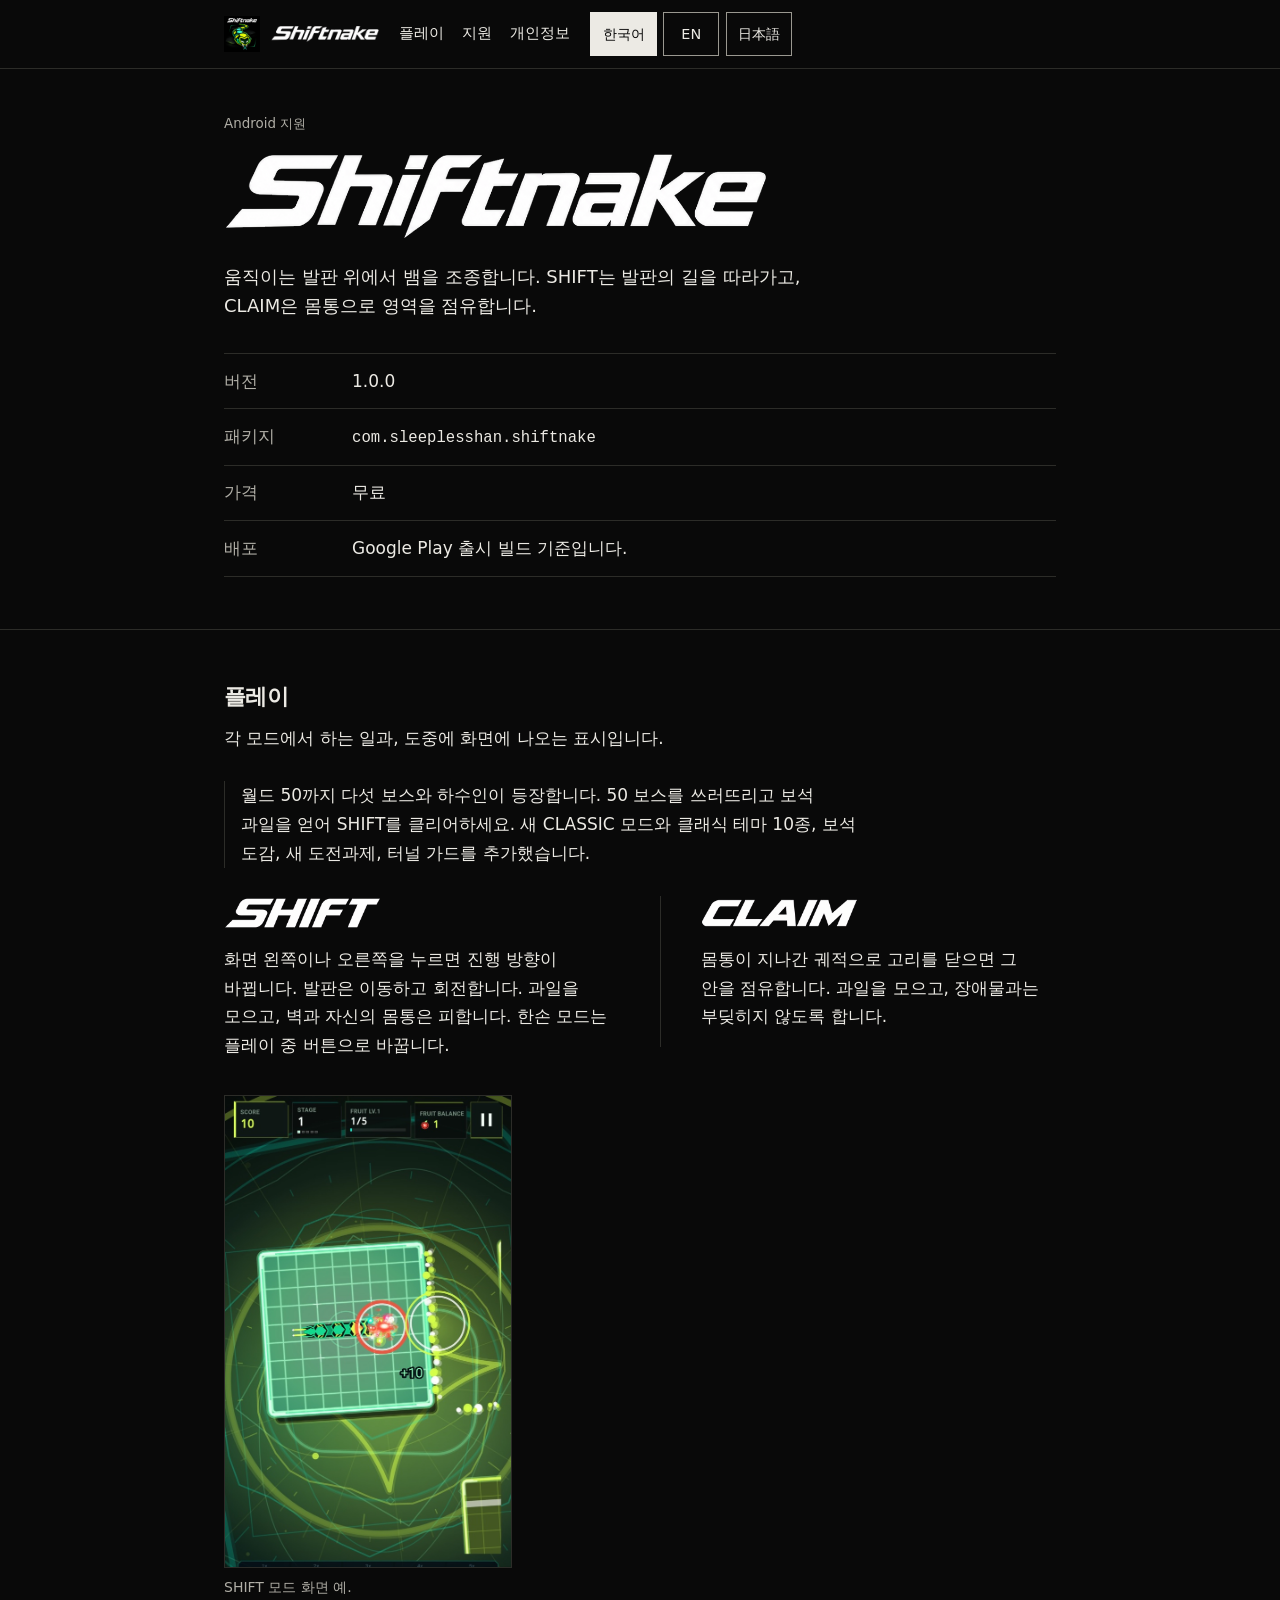
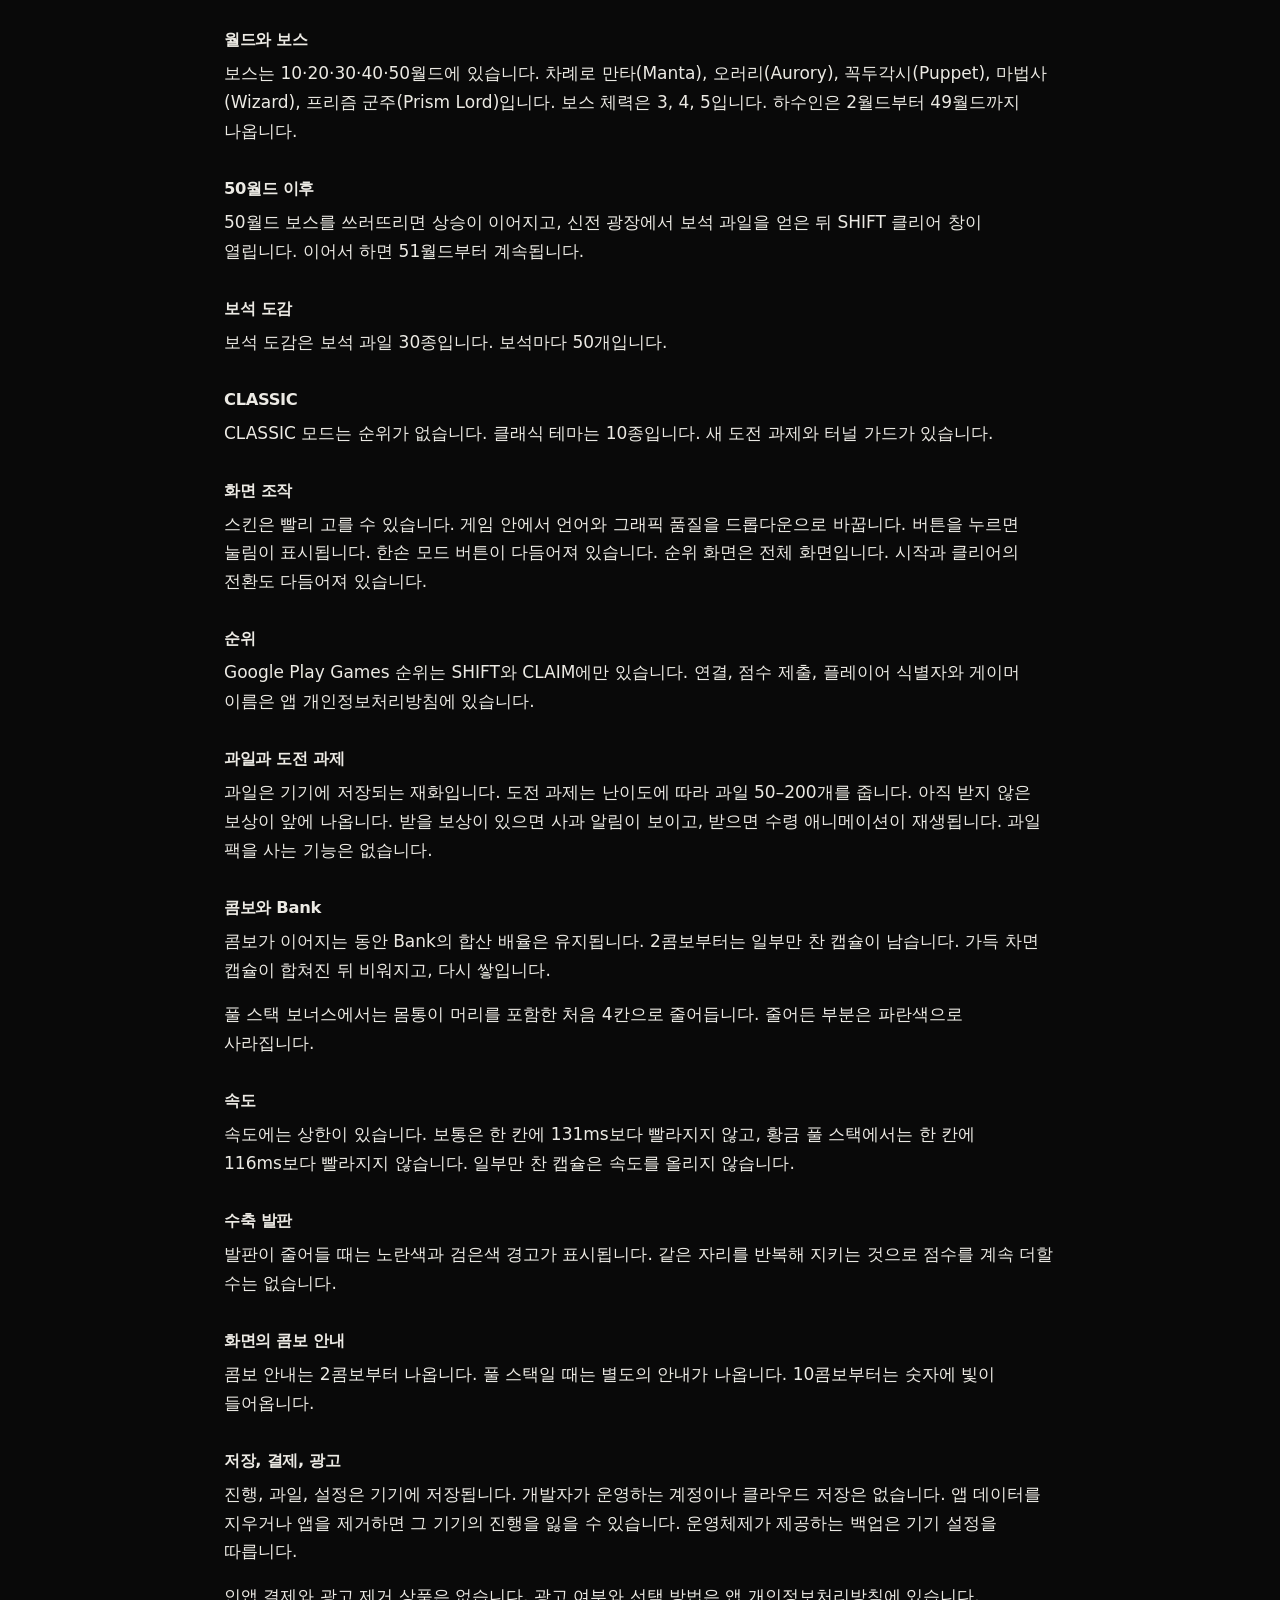
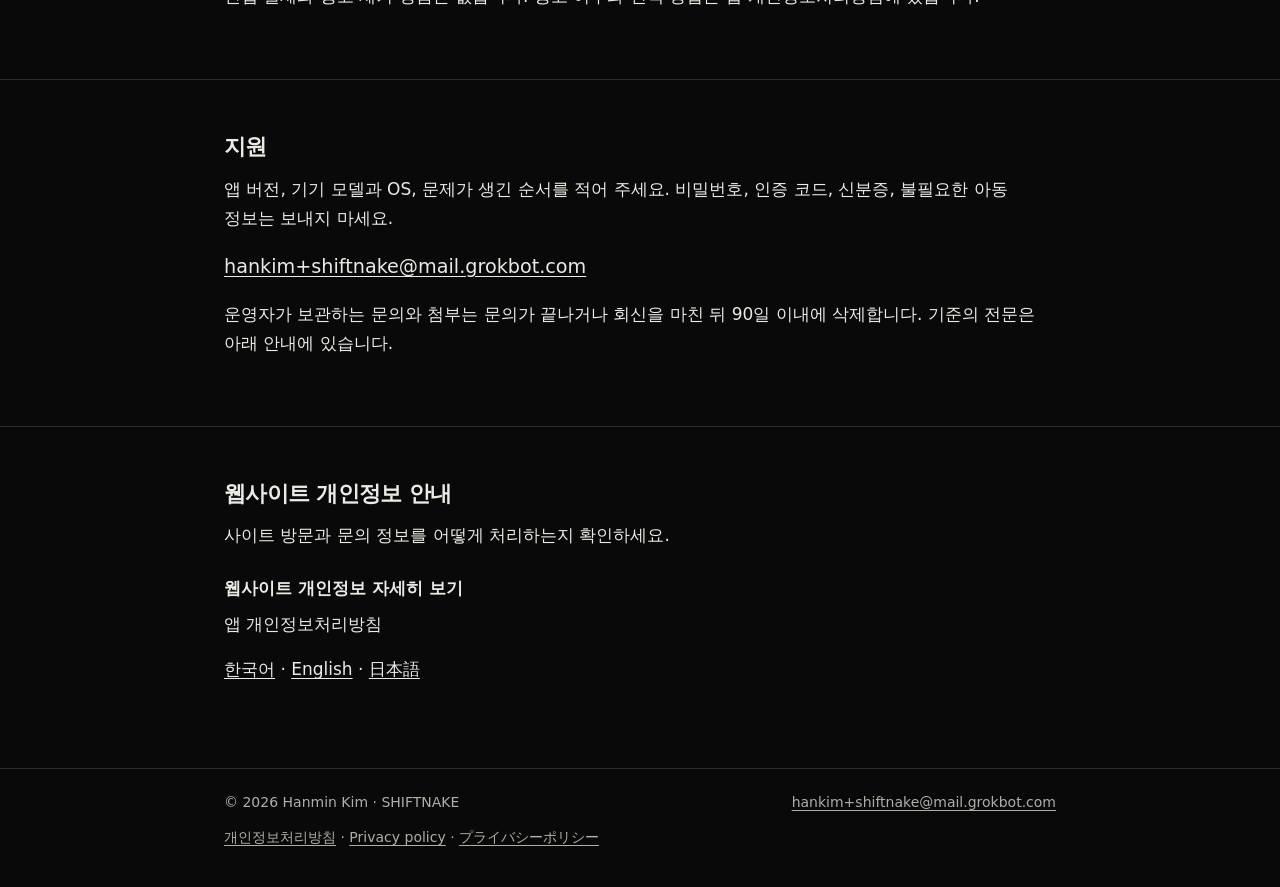
<file: index.html>
<!doctype html>
<html lang="ko">
<head>
  <meta charset="utf-8">
  <meta name="viewport" content="width=device-width, initial-scale=1">
  <meta name="referrer" content="no-referrer">
  <meta name="theme-color" content="#090909">
  <meta name="color-scheme" content="dark">
  <meta name="description" content="SHIFTNAKE Android 1.0.0 지원. Google Play 출시 빌드 기준. 플레이 방법, 문의, 개인정보.">
  <meta http-equiv="Content-Security-Policy" content="default-src 'none'; img-src 'self'; style-src 'self'; script-src 'self'; base-uri 'none'; form-action 'none'; connect-src 'none'; font-src 'none'; object-src 'none'">
  <title>SHIFTNAKE Android | 지원</title>
  <link rel="canonical" href="https://sleeplesshan.github.io/">
  <link rel="icon" href="assets/favicon-32.png" type="image/png" sizes="32x32">
  <link rel="icon" href="assets/app-icon-192.png" type="image/png" sizes="192x192">
  <link rel="apple-touch-icon" href="assets/app-icon-180.png">
  <meta property="og:title" content="SHIFTNAKE Android 지원">
  <meta property="og:description" content="버전 1.0.0. Google Play 출시 빌드 기준. 플레이 방법과 문의.">
  <meta property="og:type" content="website">
  <meta property="og:url" content="https://sleeplesshan.github.io/">
  <meta property="og:image" content="https://sleeplesshan.github.io/assets/app-icon-512.png">
  <meta property="og:locale" content="ko_KR">
  <meta property="og:locale:alternate" content="en_US">
  <meta property="og:locale:alternate" content="ja_JP">
  <meta name="twitter:card" content="summary">
  <meta name="twitter:image" content="https://sleeplesshan.github.io/assets/app-icon-512.png">
  <link rel="stylesheet" href="site.css">
</head>
<body>
<a class="skip" href="#top"><span class="ko">본문으로</span><span class="en">Skip to content</span><span class="ja" lang="ja">本文へ移動</span></a>
<header>
  <div class="wrap bar">
    <a class="brand logo-plate" href="#top">
      <img class="icon" src="assets/app-icon-192.png" width="192" height="192" alt="">
      <img class="mark" src="assets/title-wordmark-v1.png" width="1024" height="160" alt="SHIFTNAKE">
    </a>
    <nav data-nav aria-label="본문 탐색">
      <a href="#play"><span class="ko">플레이</span><span class="en">Play</span><span class="ja" lang="ja">プレイ</span></a>
      <a href="#support"><span class="ko">지원</span><span class="en">Support</span><span class="ja" lang="ja">サポート</span></a>
      <a href="#privacy"><span class="ko">개인정보</span><span class="en">Privacy</span><span class="ja" lang="ja">プライバシー</span></a>
    </nav>
    <div class="language-switch" role="group" aria-label="Language">
      <button class="language" type="button" data-lang="ko" lang="ko" aria-pressed="true">한국어</button>
      <button class="language" type="button" data-lang="en" lang="en" aria-pressed="false">EN</button>
      <button class="language" type="button" data-lang="ja" lang="ja" aria-pressed="false">日本語</button>
    </div>
  </div>
</header>
<main id="top">
  <span class="route-alias" id="home-ko" aria-hidden="true"></span>
  <span class="route-alias" id="home-en" aria-hidden="true"></span>
  <span class="route-alias" id="home-ja" aria-hidden="true"></span>
  <section class="wrap mast">
    <p class="kicker"><span class="ko">Android 지원</span><span class="en">Android support</span><span class="ja" lang="ja">Android サポート</span></p>
    <h1 class="logo-plate"><img src="assets/title-wordmark-v1.png" width="1024" height="160" alt="SHIFTNAKE" decoding="async" fetchpriority="high"></h1>
    <p class="lead ko">움직이는 발판 위에서 뱀을 조종합니다. SHIFT는 발판의 길을 따라가고, CLAIM은 몸통으로 영역을 점유합니다.</p>
    <p class="lead en">Steer a snake on a moving platform. SHIFT follows the path the platform takes. CLAIM closes a loop with the body and takes the area inside.</p>
    <p class="lead ja" lang="ja">動く足場の上でスネークを操作します。SHIFTでは足場がつくる道をたどり、CLAIMでは体でループを閉じて内側を陣地にします。</p>
    <dl class="spec">
      <div>
        <dt><span class="ko">버전</span><span class="en">Version</span><span class="ja" lang="ja">バージョン</span></dt>
        <dd>1.0.0</dd>
      </div>
      <div>
        <dt><span class="ko">패키지</span><span class="en">Package</span><span class="ja" lang="ja">パッケージ</span></dt>
        <dd><code>com.sleeplesshan.shiftnake</code></dd>
      </div>
      <div>
        <dt><span class="ko">가격</span><span class="en">Price</span><span class="ja" lang="ja">価格</span></dt>
        <dd><span class="ko">무료</span><span class="en">Free</span><span class="ja" lang="ja">無料</span></dd>
      </div>
      <div>
        <dt><span class="ko">배포</span><span class="en">Distribution</span><span class="ja" lang="ja">配信</span></dt>
        <dd>
          <span class="ko">Google Play 출시 빌드 기준입니다.</span>
          <span class="en">Based on the Google Play release build.</span><span class="ja" lang="ja">Google Play のリリースビルドに基づく情報です。</span>
        </dd>
      </div>
    </dl>
  </section>

  <section class="band" id="play">
    <div class="wrap">
      <h2><span class="ko">플레이</span><span class="en">Play</span><span class="ja" lang="ja">プレイ</span></h2>
      <p class="ko">각 모드에서 하는 일과, 도중에 화면에 나오는 표시입니다.</p>
      <p class="en">The goal of each mode, and what the game shows while you play.</p>
      <p class="ja" lang="ja">各モードの目的と、プレイ中に画面に表示される内容です。</p>
      <div class="notes">
        <p class="ko">월드 50까지 다섯 보스와 하수인이 등장합니다. 50 보스를 쓰러뜨리고 보석 과일을 얻어 SHIFT를 클리어하세요. 새 CLASSIC 모드와 클래식 테마 10종, 보석 도감, 새 도전과제, 터널 가드를 추가했습니다.</p>
        <p class="en">Five bosses and their minions now guard worlds 10–50. Defeat the world-50 boss, claim a gem fruit and clear SHIFT. New CLASSIC mode, 10 classic themes, a gem archive, new achievements and the Tunnel Guard.</p>
        <p class="ja" lang="ja">ステージ10〜50では5体のボスと手下が待ち受けます。ステージ50のボスを倒して宝石フルーツを手に入れ、SHIFTをクリアしましょう。新しいCLASSICモード、クラシックテーマ10種、宝石コレクション、新しい実績、トンネルガードを追加しました。</p>
      </div>
      <div class="modes">
        <article>
          <h3><img src="assets/mode-shift-wordmark-v1.png" width="512" height="112" alt="SHIFT" loading="lazy" decoding="async"></h3>
          <p class="ko">화면 왼쪽이나 오른쪽을 누르면 진행 방향이 바뀝니다. 발판은 이동하고 회전합니다. 과일을 모으고, 벽과 자신의 몸통은 피합니다. 한손 모드는 플레이 중 버튼으로 바꿉니다.</p>
          <p class="en">Tap the left or right side of the screen to turn. The platform moves and rotates. Collect fruit, and avoid walls and your own body. A button during play switches one-hand mode.</p>
          <p class="ja" lang="ja">画面の左側か右側をタップすると向きが変わります。足場は移動し、回転します。フルーツを集め、壁や自分の体を避けましょう。プレイ中のボタンで片手モードに切り替えられます。</p>
        </article>
        <article>
          <h3><img src="assets/mode-claim-wordmark-v1.png" width="512" height="112" alt="CLAIM" loading="lazy" decoding="async"></h3>
          <p class="ko">몸통이 지나간 궤적으로 고리를 닫으면 그 안을 점유합니다. 과일을 모으고, 장애물과는 부딪히지 않도록 합니다.</p>
          <p class="en">Close a loop with the trail the body leaves, and the inside is claimed. Collect fruit, and do not run into obstacles.</p>
          <p class="ja" lang="ja">体が通った跡でループを閉じると、その内側が陣地になります。フルーツを集め、障害物にぶつからないようにしましょう。</p>
        </article>
      </div>
      <figure class="screen">
        <img src="assets/shift-gameplay.jpg" width="640" height="1055" alt="SHIFT 모드 화면 예. 점수, 스테이지, 과일이 보입니다" loading="lazy" decoding="async">
        <figcaption><span class="ko">SHIFT 모드 화면 예.</span><span class="en">An example of the SHIFT board.</span><span class="ja" lang="ja">SHIFTモードの画面例。</span></figcaption>
      </figure>

      <h3 id="worlds"><span class="ko">월드와 보스</span><span class="en">Worlds and bosses</span><span class="ja" lang="ja">ステージとボス</span></h3>
      <p class="ko">보스는 10·20·30·40·50월드에 있습니다. 차례로 만타(Manta), 오러리(Aurory), 꼭두각시(Puppet), 마법사(Wizard), 프리즘 군주(Prism Lord)입니다. 보스 체력은 3, 4, 5입니다. 하수인은 2월드부터 49월드까지 나옵니다.</p>
      <p class="en">Bosses are at worlds 10, 20, 30, 40, and 50: Manta, Aurory, Puppet, Wizard, and Prism Lord. Boss health is 3, 4, or 5. Minions appear in worlds 2 through 49.</p>
      <p class="ja" lang="ja">ボスはステージ10・20・30・40・50にいます。順にマンタ、オラリー、パペティア、メイジ、プリズム・ソブリンです。ボスの体力は3、4、5のいずれかです。手下はステージ2から49まで登場します。</p>

      <h3 id="clear"><span class="ko">50월드 이후</span><span class="en">After world 50</span><span class="ja" lang="ja">ステージ50以降</span></h3>
      <p class="ko">50월드 보스를 쓰러뜨리면 상승이 이어지고, 신전 광장에서 보석 과일을 얻은 뒤 SHIFT 클리어 창이 열립니다. 이어서 하면 51월드부터 계속됩니다.</p>
      <p class="en">Defeating the world-50 boss leads through an ascent to the temple plaza, where you take a gem fruit and the SHIFT clear window opens. Continuing from there goes on from world 51.</p>
      <p class="ja" lang="ja">ステージ50のボスを倒すと上昇が続き、神殿の広場で宝石フルーツを手に入れるとSHIFTクリア画面が開きます。続けてプレイするとステージ51から再開します。</p>

      <h3 id="gems"><span class="ko">보석 도감</span><span class="en">Gem archive</span><span class="ja" lang="ja">宝石コレクション</span></h3>
      <p class="ko">보석 도감은 보석 과일 30종입니다. 보석마다 50개입니다.</p>
      <p class="en">The gem archive has 30 gem fruits, 50 per gem.</p>
      <p class="ja" lang="ja">宝石コレクションには宝石フルーツが30種あります。宝石ごとに50個です。</p>

      <h3 id="classic"><span class="ko">CLASSIC</span><span class="en">CLASSIC</span><span class="ja" lang="ja">CLASSIC</span></h3>
      <p class="ko">CLASSIC 모드는 순위가 없습니다. 클래식 테마는 10종입니다. 새 도전 과제와 터널 가드가 있습니다.</p>
      <p class="en">CLASSIC has no ranking. There are 10 classic themes, new achievements, and the Tunnel Guard.</p>
      <p class="ja" lang="ja">CLASSICモードにはランキングがありません。クラシックテーマは10種です。新しい実績とトンネルガードがあります。</p>

      <h3 id="controls"><span class="ko">화면 조작</span><span class="en">On-screen controls</span><span class="ja" lang="ja">画面の操作</span></h3>
      <p class="ko">스킨은 빨리 고를 수 있습니다. 게임 안에서 언어와 그래픽 품질을 드롭다운으로 바꿉니다. 버튼을 누르면 눌림이 표시됩니다. 한손 모드 버튼이 다듬어져 있습니다. 순위 화면은 전체 화면입니다. 시작과 클리어의 전환도 다듬어져 있습니다.</p>
      <p class="en">Skins can be chosen quickly. Language and graphics quality are in-game dropdowns. Buttons show when they are pressed. The one-hand mode button is refined, and the ranking page is full screen. The start and clear moments are smoother.</p>
      <p class="ja" lang="ja">スキンはすばやく選べます。言語と画質はゲーム内のドロップダウンで切り替えます。ボタンを押すと押されたことが表示されます。片手モードのボタンは改良されており、ランキング画面は全画面表示です。開始時とクリア時の切り替えもなめらかになっています。</p>

      <h3 id="ranking"><span class="ko">순위</span><span class="en">Ranking</span><span class="ja" lang="ja">ランキング</span></h3>
      <p class="ko">Google Play Games 순위는 SHIFT와 CLAIM에만 있습니다. 연결, 점수 제출, 플레이어 식별자와 게이머 이름은 앱 개인정보처리방침에 있습니다.</p>
      <p class="en">Google Play Games leaderboards are for SHIFT and CLAIM only. Sign-in, score submission, the player identifier, and the gamer name are described in the app privacy policy.</p>
      <p class="ja" lang="ja">Google Play Games のランキングはSHIFTとCLAIMのみです。ログイン、スコアの送信、プレイヤーIDとゲーマー名については、アプリのプライバシーポリシーで説明しています。</p>

      <h3><span class="ko">과일과 도전 과제</span><span class="en">Fruit and challenges</span><span class="ja" lang="ja">フルーツと実績</span></h3>
      <p class="ko">과일은 기기에 저장되는 재화입니다. 도전 과제는 난이도에 따라 과일 50–200개를 줍니다. 아직 받지 않은 보상이 앞에 나옵니다. 받을 보상이 있으면 사과 알림이 보이고, 받으면 수령 애니메이션이 재생됩니다. 과일 팩을 사는 기능은 없습니다.</p>
      <p class="en">Fruit is currency stored on the device. A challenge pays 50–200 fruit according to its difficulty. Rewards you have not claimed are listed first. An apple alert appears when a reward is ready, and claiming it plays an animation. There is no fruit pack to buy.</p>
      <p class="ja" lang="ja">フルーツは端末に保存される通貨です。実績は難易度に応じてフルーツ50〜200個を獲得できます。まだ受け取っていない報酬が先に表示されます。受け取れる報酬があるとリンゴの通知が表示され、受け取ると受け取りアニメーションが再生されます。フルーツパックを購入する機能はありません。</p>

      <h3><span class="ko">콤보와 Bank</span><span class="en">Combos and the Bank</span><span class="ja" lang="ja">コンボとBank</span></h3>
      <p class="ko">콤보가 이어지는 동안 Bank의 합산 배율은 유지됩니다. 2콤보부터는 일부만 찬 캡슐이 남습니다. 가득 차면 캡슐이 합쳐진 뒤 비워지고, 다시 쌓입니다.</p>
      <p class="en">While a combo continues, the Bank keeps the combined multiplier. From a combo of 2, a partly filled capsule stays. At a full stack the capsules merge, the stack clears, and it begins to fill again.</p>
      <p class="ja" lang="ja">コンボが続いている間、Bankの合計倍率は維持されます。2コンボ目からは、一部だけ満たされたカプセルが残ります。満杯になるとカプセルが合わさってから空になり、再びたまり始めます。</p>
      <p class="ko">풀 스택 보너스에서는 몸통이 머리를 포함한 처음 4칸으로 줄어듭니다. 줄어든 부분은 파란색으로 사라집니다.</p>
      <p class="en">On a full-stack bonus the body shrinks to the original four cells, including the head. The length that goes away vanishes in blue.</p>
      <p class="ja" lang="ja">フルスタックボーナスでは、体が頭を含む最初の4マスまで短くなります。短くなった部分は青く消えます。</p>

      <h3><span class="ko">속도</span><span class="en">Speed</span><span class="ja" lang="ja">スピード</span></h3>
      <p class="ko">속도에는 상한이 있습니다. 보통은 한 칸에 131ms보다 빨라지지 않고, 황금 풀 스택에서는 한 칸에 116ms보다 빨라지지 않습니다. 일부만 찬 캡슐은 속도를 올리지 않습니다.</p>
      <p class="en">Speed is capped. Ordinary movement is no faster than one cell per 131 ms. A golden full stack is no faster than one cell per 116 ms. A partial capsule does not add speed.</p>
      <p class="ja" lang="ja">スピードには上限があります。通常は1マスあたり131msより速くならず、ゴールドのフルスタック中は1マスあたり116msより速くなりません。一部だけ満たされたカプセルではスピードは上がりません。</p>

      <h3><span class="ko">수축 발판</span><span class="en">Shrinking platform</span><span class="ja" lang="ja">縮む足場</span></h3>
      <p class="ko">발판이 줄어들 때는 노란색과 검은색 경고가 표시됩니다. 같은 자리를 반복해 지키는 것으로 점수를 계속 더할 수는 없습니다.</p>
      <p class="en">A shrinking platform shows a yellow and black warning. Holding the same spot over and over does not keep adding score.</p>
      <p class="ja" lang="ja">足場が縮むときは黄色と黒の警告が表示されます。同じ場所を繰り返し守り続けても、スコアが加算され続けることはありません。</p>

      <h3><span class="ko">화면의 콤보 안내</span><span class="en">Combo notices</span><span class="ja" lang="ja">画面のコンボ表示</span></h3>
      <p class="ko">콤보 안내는 2콤보부터 나옵니다. 풀 스택일 때는 별도의 안내가 나옵니다. 10콤보부터는 숫자에 빛이 들어옵니다.</p>
      <p class="en">Combo text appears from a combo of 2. A full stack has its own notice. From a combo of 10 the number glows.</p>
      <p class="ja" lang="ja">コンボ表示は2コンボから出ます。フルスタックのときは専用の表示が出ます。10コンボからは数字が光ります。</p>

      <h3><span class="ko">저장, 결제, 광고</span><span class="en">Saves, payments, ads</span><span class="ja" lang="ja">保存、課金、広告</span></h3>
      <p class="ko">진행, 과일, 설정은 기기에 저장됩니다. 개발자가 운영하는 계정이나 클라우드 저장은 없습니다. 앱 데이터를 지우거나 앱을 제거하면 그 기기의 진행을 잃을 수 있습니다. 운영체제가 제공하는 백업은 기기 설정을 따릅니다.</p>
      <p class="en">Progress, fruit, and settings are stored on the device. The developer does not run an account or a cloud save. Clearing the app’s data or uninstalling it can erase that device’s progress. Backup offered by the operating system follows the device’s own settings.</p>
      <p class="ja" lang="ja">進行状況、フルーツ、設定は端末に保存されます。開発者が運営するアカウントやクラウド保存はありません。アプリのデータを消去したりアンインストールしたりすると、その端末の進行状況が失われることがあります。OSが提供するバックアップは端末の設定に従います。</p>
      <p class="ko">인앱 결제와 광고 제거 상품은 없습니다. 광고 여부와 선택 방법은 앱 개인정보처리방침에 있습니다.</p>
      <p class="en">There are no in-app purchases and no product that removes ads. Whether ads are shown, and the choices around them, are set out in the app privacy policy.</p>
      <p class="ja" lang="ja">アプリ内課金や広告を削除する商品はありません。広告の有無と選択方法については、アプリのプライバシーポリシーをご覧ください。</p>
    </div>
  </section>

  <section class="band" id="support">
    <span class="route-alias" id="support-ko" aria-hidden="true"></span>
    <span class="route-alias" id="support-en" aria-hidden="true"></span>
    <span class="route-alias" id="support-ja" aria-hidden="true"></span>
    <div class="wrap">
      <h2><span class="ko">지원</span><span class="en">Support</span><span class="ja" lang="ja">サポート</span></h2>
      <p class="ko">앱 버전, 기기 모델과 OS, 문제가 생긴 순서를 적어 주세요. 비밀번호, 인증 코드, 신분증, 불필요한 아동 정보는 보내지 마세요.</p>
      <p class="en">Include the app version, the device model and OS, and the steps that led to the problem. Do not send passwords, verification codes, identity documents, or unnecessary information about a child.</p>
      <p class="ja" lang="ja">アプリのバージョン、端末のモデルとOS、問題が起きるまでの手順をお書きください。パスワード、認証コード、身分証明書、お子さまに関する不要な情報は送らないでください。</p>
      <a class="email" href="mailto:hankim+shiftnake@mail.grokbot.com">hankim+shiftnake@mail.grokbot.com</a>
      <p class="ko">운영자가 보관하는 문의와 첨부는 문의가 끝나거나 회신을 마친 뒤 90일 이내에 삭제합니다. 기준의 전문은 아래 안내에 있습니다.</p>
      <p class="en">Messages and attachments kept by the operator are deleted within 90 days after the inquiry is closed or the reply is finished. The full rule is in the notice below.</p>
      <p class="ja" lang="ja">運営者が保管するお問い合わせと添付ファイルは、お問い合わせの終了または返信の完了から90日以内に削除します。基準の全文は下の案内にあります。</p>
    </div>
  </section>

  <section class="band" id="privacy">
    <span class="route-alias" id="privacy-ko" aria-hidden="true"></span>
    <span class="route-alias" id="privacy-en" aria-hidden="true"></span>
    <span class="route-alias" id="privacy-ja" aria-hidden="true"></span>
    <span class="route-alias" id="app-ko" aria-hidden="true"></span>
    <span class="route-alias" id="app-en" aria-hidden="true"></span>
    <span class="route-alias" id="app-ja" aria-hidden="true"></span>
    <div class="wrap notice">
      <h2><span class="ko">웹사이트 개인정보 안내</span><span class="en">Website privacy notice</span><span class="ja" lang="ja">ウェブサイトのプライバシー案内</span></h2>
      <p class="ko">사이트 방문과 문의 정보를 어떻게 처리하는지 확인하세요.</p>
      <p class="en">Read how visits and support inquiries are handled.</p>
      <p class="ja" lang="ja">サイトへのアクセスとお問い合わせ情報の取り扱いをご確認ください。</p>
      <details id="website-privacy">
        <summary><span class="ko">웹사이트 개인정보 자세히 보기</span><span class="en">Read the website privacy notice</span><span class="ja" lang="ja">ウェブサイトのプライバシー案内を詳しく見る</span></summary>
        <p class="ko">시행일: 2026-10-20. 이 안내는 SHIFTNAKE 지원 웹사이트 접속과 지원 이메일 문의에 적용됩니다. 운영자는 대한민국 개인 개발자 Hanmin Kim입니다. 개인정보 문의처: <a href="mailto:hankim+shiftnake@mail.grokbot.com">hankim+shiftnake@mail.grokbot.com</a>. Android 앱의 정보 처리는 별도의 앱 개인정보처리방침에서 안내합니다.</p>
        <p class="en">Effective date: October 20, 2026. This notice applies to visits to the SHIFTNAKE support website and support inquiries by email. The operator is Hanmin Kim, an individual developer based in South Korea. Privacy contact: <a href="mailto:hankim+shiftnake@mail.grokbot.com">hankim+shiftnake@mail.grokbot.com</a>. The Android app has a separate privacy policy describing its data handling.</p>
        <p class="ja" lang="ja">施行日：2026年10月20日。本案内は、SHIFTNAKE サポートウェブサイトへのアクセスとサポートメールでのお問い合わせに適用されます。運営者は大韓民国の個人開発者 Hanmin Kim です。プライバシーに関するお問い合わせ先：<a href="mailto:hankim+shiftnake@mail.grokbot.com">hankim+shiftnake@mail.grokbot.com</a>。Android アプリの情報の取り扱いは、別のアプリのプライバシーポリシーで説明しています。</p>
        <p class="ko">이 정적 사이트에는 운영자가 추가한 광고·분석·추적 스크립트, 외부 폰트, 로그인, 입력 폼이 없습니다. 언어·메뉴 선택은 URL 해시만 사용하며 운영자 코드가 쿠키나 브라우저 저장소에 선택값을 저장하지 않습니다. 이 사이트는 게임 계정을 만들거나 게임 저장 데이터를 수집하지 않습니다.</p>
        <p class="en">This static site has no operator-added ads, analytics or tracking scripts, remote fonts, login, or input forms. Language and menu choices use the URL hash only; operator code does not store those choices in cookies or browser storage. The site creates no game account and collects no game-save data.</p>
        <p class="ja" lang="ja">この静的サイトには、運営者が追加した広告・分析・トラッキングのスクリプト、外部フォント、ログイン、入力フォームはありません。言語とメニューの選択には URL のハッシュのみを使い、運営者のコードが選択内容を Cookie やブラウザのストレージに保存することはありません。本サイトはゲームのアカウントを作成せず、ゲームの保存データも収集しません。</p>
        <p class="ko">웹사이트는 GitHub Pages에서 호스팅됩니다. GitHub 안내에 따르면 GitHub는 로그인 여부와 관계없이 방문자의 IP 주소를 보안 목적으로 기록하고 보관합니다. 운영자는 방문자별 IP 로그를 별도로 수집하거나 조회하는 기능을 구현하지 않았습니다. GitHub의 처리는 GitHub 서비스 약관과 개인정보처리방침을 따르며, 호스팅 제공자의 보유·삭제가 운영자의 지원 이메일 보관 기간과 같다고 보장하지 않습니다.</p>
        <p class="en">The site is hosted on GitHub Pages. GitHub documentation says visitor IP addresses are logged and stored for security purposes whether or not a visitor is signed in. The operator has not implemented a separate feature to collect or inspect visitor IP logs. GitHub processing is subject to GitHub's service terms and privacy statement; its retention and deletion are not guaranteed to match the operator's support-email retention period.</p>
        <p class="ja" lang="ja">本サイトは GitHub Pages でホストされています。GitHub の説明によると、GitHub はログインの有無にかかわらず、セキュリティ上の目的で訪問者の IP アドレスを記録・保存します。運営者は、訪問者ごとの IP ログを別途収集・閲覧する機能を実装していません。GitHub による処理は GitHub のサービス規約とプライバシーステートメントに従い、ホスティング提供者による保存・削除が運営者のサポートメールの保存期間と同じであることは保証されません。</p>
        <p class="ko">지원 이메일을 보내면 발신 주소, 문의 내용, 자발적으로 제공한 첨부와 오류 확인에 필요한 기기·OS·앱 버전 등이 처리될 수 있습니다. 목적은 문의 회신, 오류 확인과 개인정보 요청 처리이며 광고·홍보 메일 발송이나 판매 목적으로 사용하지 않습니다. 메일을 보내지 않아도 사이트를 볼 수 있습니다. 회신·조사에 필요한 최소 정보가 없으면 지원이 제한될 수 있습니다. 불필요한 민감정보·아동 개인정보는 보내지 마세요. 아동 관련 문의는 보호자와 함께 진행하고, 불필요한 아동 정보가 포함된 사실을 알게 되면 최소 응대와 신속한 최소화·삭제를 우선합니다.</p>
        <p class="en">If you email support, your sender address, message, voluntarily supplied attachments, and device, OS, or app-version details needed to investigate may be processed. They are used to reply, investigate issues, or handle privacy requests, not for advertising, promotional mail, or sale. Email is optional. Without the minimum information needed to reply or investigate, support may be limited. Do not send unnecessary sensitive or child information. A parent or guardian should be involved in child-related requests. If unnecessary child information is identified, minimal necessary handling and prompt minimization or deletion take priority.</p>
        <p class="ja" lang="ja">サポートメールを送ると、送信元アドレス、お問い合わせ内容、任意で提供された添付ファイル、調査に必要な端末・OS・アプリのバージョンなどが処理されることがあります。目的は返信、不具合の調査、個人情報に関するご請求への対応であり、広告・宣伝メールの送信や販売には使用しません。メールを送らなくてもサイトは閲覧できます。返信や調査に必要な最低限の情報がない場合、サポートが制限されることがあります。不要な機微情報やお子さまの個人情報は送らないでください。お子さまに関するお問い合わせは保護者の方と一緒に行ってください。不要なお子さまの情報が含まれていることがわかった場合は、必要最小限の対応と速やかな最小化・削除を優先します。</p>
        <p class="ko">운영자가 보관하는 지원문의 원문과 첨부는 문의 종결 또는 회신 완료 후 90일 이내 삭제합니다. 진행 중인 문의나 법령상 보존 의무가 있는 자료는 필요한 범위와 기간을 개별 판단합니다. 불필요하거나 민감한 정보는 더 빨리 최소화·삭제합니다. 파기는 해당 문의의 원문·첨부 및 별도 보관 사본을 선별 삭제하고 휴지통 등에 불필요하게 남지 않도록 처리합니다. 90일 기준은 운영자가 보관하는 문의 정보에 관한 것이며 메일함 제공자·GitHub가 보안·백업·법적 의무로 별도 처리하는 정보가 같은 시점에 모두 삭제된다는 보장은 아닙니다. 제공자 보유기간은 정보 유형, 목적, 계정·서비스 설정과 법적 의무에 따라 달라질 수 있습니다.</p>
        <p class="en">Support-message originals and attachments held by the operator are deleted within 90 days after the inquiry is closed or the response is complete. Ongoing inquiries and legally required records are assessed individually for the necessary scope and period. Unnecessary or sensitive information is minimized or deleted sooner. Deletion selects the relevant originals, attachments, and separately stored copies and avoids unnecessary remnants in trash folders. The 90-day period covers inquiry information held by the operator; it does not guarantee simultaneous deletion of information the mailbox provider or GitHub processes independently for security, backup, or legal obligations. Provider retention can vary by information type, purpose, account or service settings, and legal obligations.</p>
        <p class="ja" lang="ja">運営者が保管するサポートのお問い合わせの原文と添付ファイルは、お問い合わせの終了または回答の完了から90日以内に削除します。対応中のお問い合わせや法令で保存が必要な記録は、必要な範囲と期間を個別に判断します。不要な情報や機微な情報はより早く最小化・削除します。削除の際は、該当するお問い合わせの原文、添付ファイル、別途保管したコピーを選んで削除し、ごみ箱などに不要に残らないようにします。90日の基準は運営者が保管するお問い合わせ情報に関するもので、メールボックス提供者や GitHub がセキュリティ、バックアップ、法的義務のために独自に処理する情報が同時にすべて削除されることを保証するものではありません。提供者の保存期間は、情報の種類、目的、アカウント・サービスの設定、法的義務によって異なる場合があります。</p>
        <details>
          <summary><span class="ko">서비스 제공자와 권리</span><span class="en">Providers and your rights</span><span class="ja" lang="ja">サービス提供者と利用者の権利</span></summary>
          <p class="ko">지원 이메일은 별도의 전용 메일함(mail.grokbot.com)을, 웹 호스팅은 GitHub Pages를 사용합니다. 메일함 제공자와 GitHub는 각자의 약관과 개인정보처리방침에 따라 정보를 처리할 수 있으며 처리 위치와 제공자 보유기간은 달라질 수 있습니다. 운영자는 문의 내용을 광고주의 홍보 목적으로 제공하지 않습니다. GitHub는 미국과 이용자 지역, 계열사·제공자가 운영하는 국가 등에서 처리할 수 있다고 설명합니다. 특정 국가나 경로 하나로 한정된다고 보장하지 않습니다. <a href="https://docs.github.com/en/site-policy/privacy-policies/github-general-privacy-statement">GitHub 개인정보처리방침</a>.</p>
          <p class="en">Support email uses a dedicated mailbox (mail.grokbot.com), and the site is hosted by GitHub Pages. The mailbox provider and GitHub process information under their respective terms and privacy notices. The operator does not provide inquiries to advertisers for promotion. GitHub describes processing across several locations, including the United States, a visitor's region, and countries where affiliates or providers operate. No single processing country or route is promised. <a href="https://docs.github.com/en/pages/getting-started-with-github-pages/what-is-github-pages">GitHub Pages</a> · <a href="https://docs.github.com/en/site-policy/privacy-policies/github-general-privacy-statement">GitHub Privacy Statement</a>.</p>
          <p class="ja" lang="ja">サポートメールには専用のメールボックス（mail.grokbot.com）を、ウェブサイトのホスティングには GitHub Pages を使用しています。メールボックス提供者と GitHub は、それぞれの規約とプライバシーポリシーに従って情報を処理します。運営者がお問い合わせ内容を広告主の宣伝目的で提供することはありません。GitHub は、米国、訪問者の地域、関連会社や提供者が事業を行う国など、複数の場所で処理を行うと説明しています。特定の国や経路に限定されることは保証されません。<a href="https://docs.github.com/ja/pages/getting-started-with-github-pages/what-is-github-pages">GitHub Pages</a> · <a href="https://docs.github.com/ja/site-policy/privacy-policies/github-general-privacy-statement">GitHub のプライバシーステートメント</a>。</p>
          <p class="ko">앱의 광고와 기기 내 저장은 앱 개인정보처리방침에서 설명합니다. 이 웹사이트 안내는 그 내용을 다시 적지 않습니다. 2026-11-16 정정.</p>
          <p class="en">Advertising and on-device saves are described in the app privacy policy. This website notice does not restate them. Corrected 2026-11-16.</p>
          <p class="ja" lang="ja">アプリの広告と端末内の保存については、アプリのプライバシーポリシーで説明しています。このウェブサイトの案内では繰り返し記載しません。2026年11月16日訂正。</p>
          <p class="ko">본인 또는 적법한 법정대리인은 적용 법령에 따른 열람·정정·삭제·처리정지 등 요청을 지원 이메일로 보낼 수 있습니다. 필요한 최소한의 확인만 요청하며 신분증이나 인증정보를 먼저 보내지 마세요. 외부 제공자가 직접 보유한 정보에는 제공자 절차도 적용됩니다. 운영자는 문의 자료 접근을 필요한 범위로 제한하고 불필요한 사본을 최소화하지만 절대적 보안이나 제공자 보유 사본의 즉시 원격 삭제를 보장하지 않습니다. 운영자·처리 항목·목적·보유 기준·서비스 구성이 바뀌면 이 안내와 시행일을 갱신합니다.</p>
          <p class="en">You or a legally authorized guardian may send access, correction, deletion, suspension, or other requests under applicable law to the support email. Only minimum necessary verification will be requested. Do not send unsolicited identification documents or verification credentials. Provider procedures also apply to information held by providers. The operator limits access to inquiry records and minimizes unnecessary copies but cannot guarantee absolute security or immediate remote deletion of every provider-held copy. If the operator, data items, purposes, retention criteria, or services change, this notice and its effective date will be updated.</p>
          <p class="ja" lang="ja">ご本人または法定代理人は、適用される法令に基づく閲覧、訂正、削除、処理の停止などのご請求をサポートメールにお送りいただけます。本人確認は必要最小限の範囲でのみお願いします。身分証明書や認証情報を先に送らないでください。外部の提供者が直接保有する情報には、その提供者の手続きも適用されます。運営者はお問い合わせ記録へのアクセスを必要な範囲に限定し、不要なコピーを最小限にしていますが、完全な安全性や提供者が保有するすべてのコピーの即時削除は保証できません。運営者、処理する項目、目的、保存基準、サービス構成が変わった場合は、本案内と施行日を更新します。</p>
          <p><a href="https://sleeplesshan.github.io/android/privacy/ko/"><span class="ko">앱 개인정보처리방침 (한국어)</span><span class="en">App privacy policy (Korean)</span><span class="ja" lang="ja">アプリのプライバシーポリシー（韓国語）</span></a> · <a href="https://sleeplesshan.github.io/android/privacy/en/">App privacy policy (English)</a> · <a href="https://sleeplesshan.github.io/android/privacy/ja/" lang="ja">アプリのプライバシーポリシー（日本語）</a></p>
        </details>
      </details>
      <p class="ko">앱 개인정보처리방침</p>
      <p class="en">App privacy policies</p>
      <p class="ja" lang="ja">アプリのプライバシーポリシー</p>
      <p><a href="https://sleeplesshan.github.io/android/privacy/ko/">한국어</a> · <a href="https://sleeplesshan.github.io/android/privacy/en/">English</a> · <a href="https://sleeplesshan.github.io/android/privacy/ja/" lang="ja">日本語</a></p>
    </div>
  </section>
</main>
<footer>
  <div class="wrap footer">
    <span>© 2026 Hanmin Kim · SHIFTNAKE</span>
    <a href="mailto:hankim+shiftnake@mail.grokbot.com">hankim+shiftnake@mail.grokbot.com</a>
    <span><a href="https://sleeplesshan.github.io/android/privacy/ko/">개인정보처리방침</a> · <a href="https://sleeplesshan.github.io/android/privacy/en/">Privacy policy</a> · <a href="https://sleeplesshan.github.io/android/privacy/ja/" lang="ja">プライバシーポリシー</a></span>
  </div>
</footer>
<script src="site.js"></script>
</body>
</html>
</file>
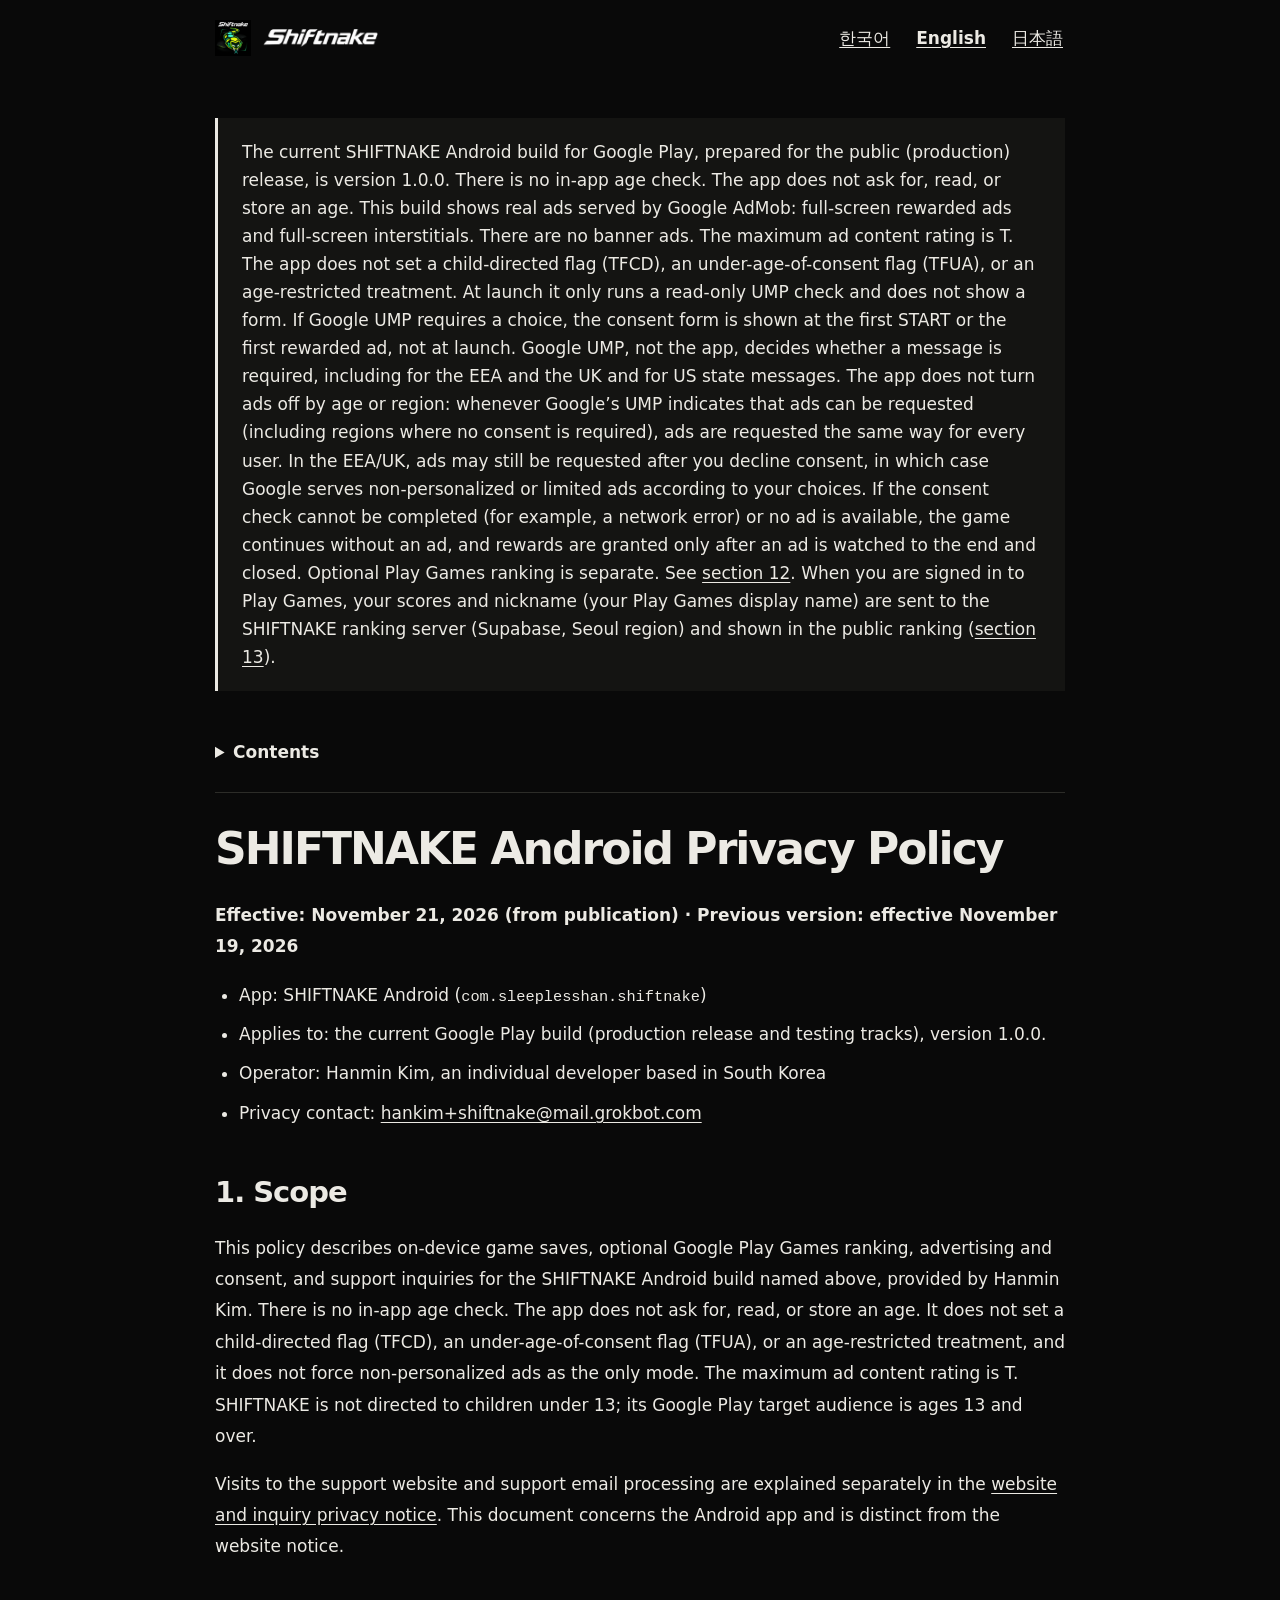
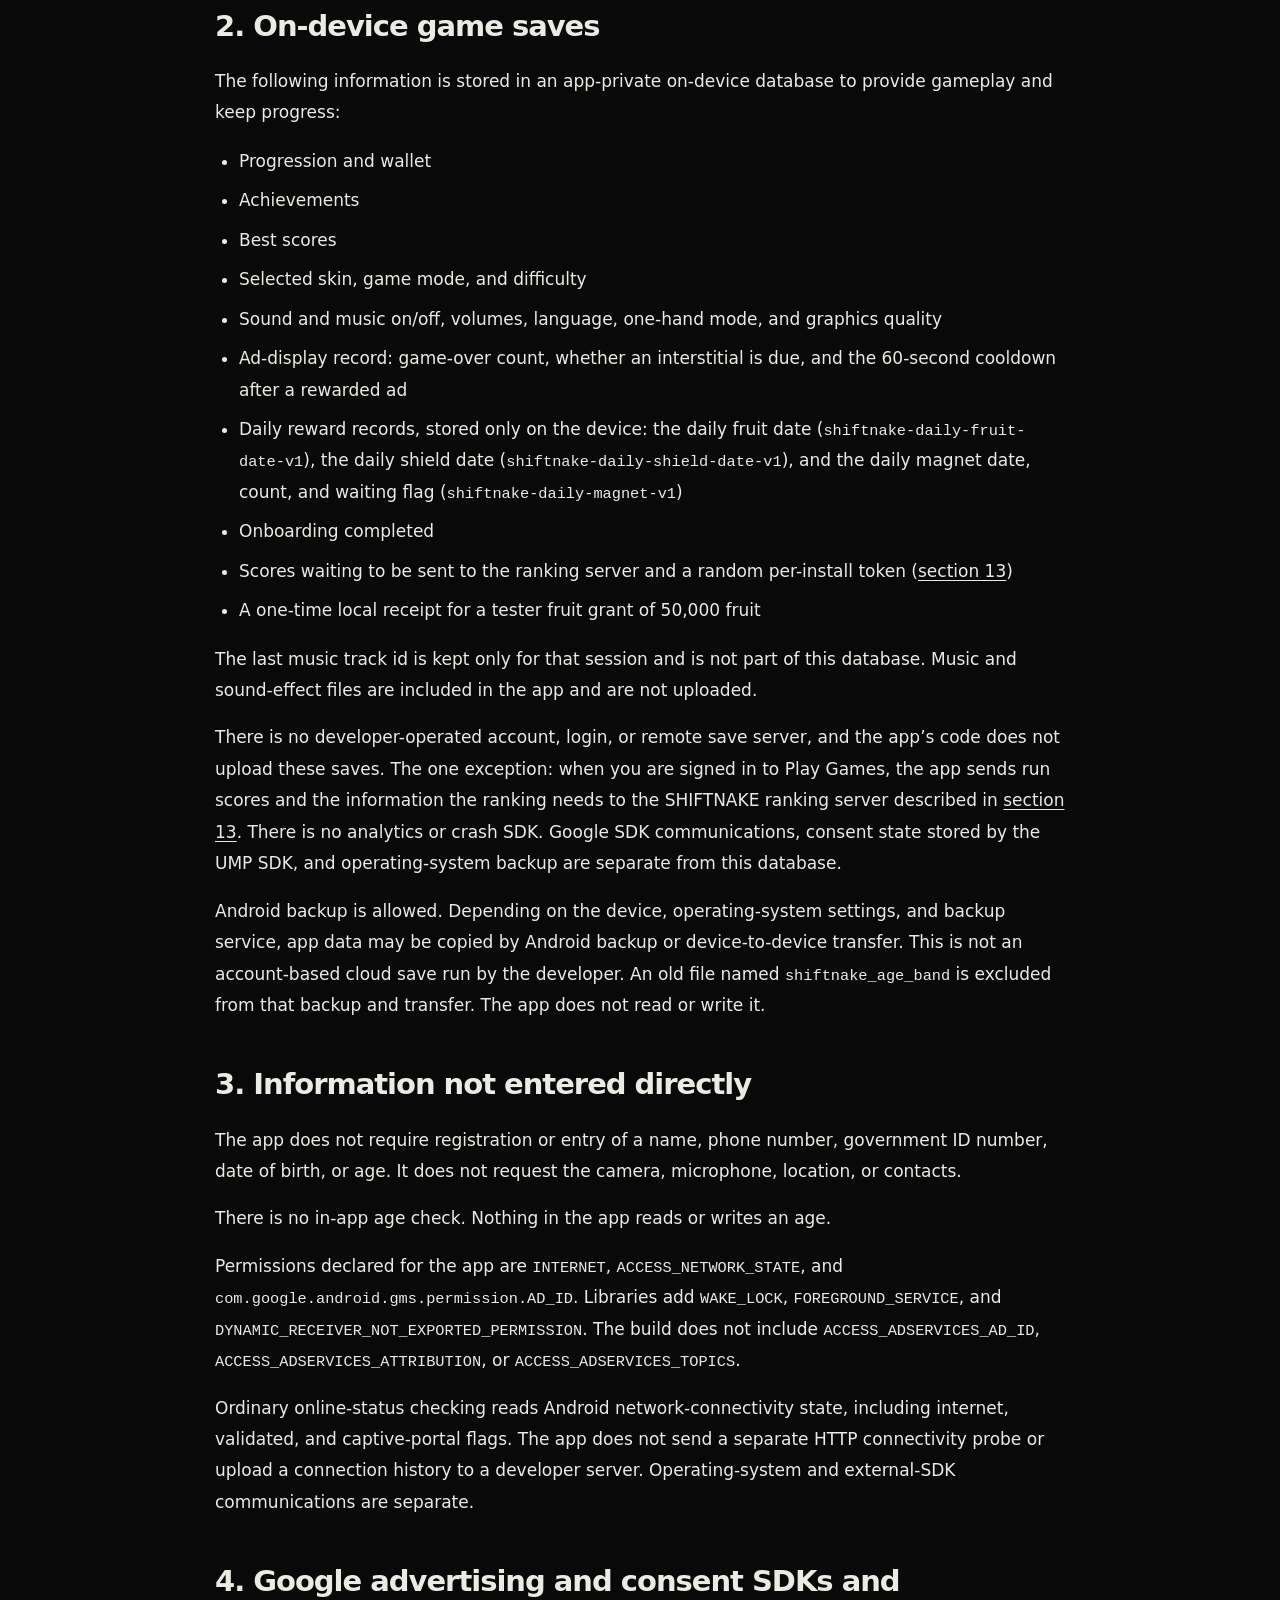
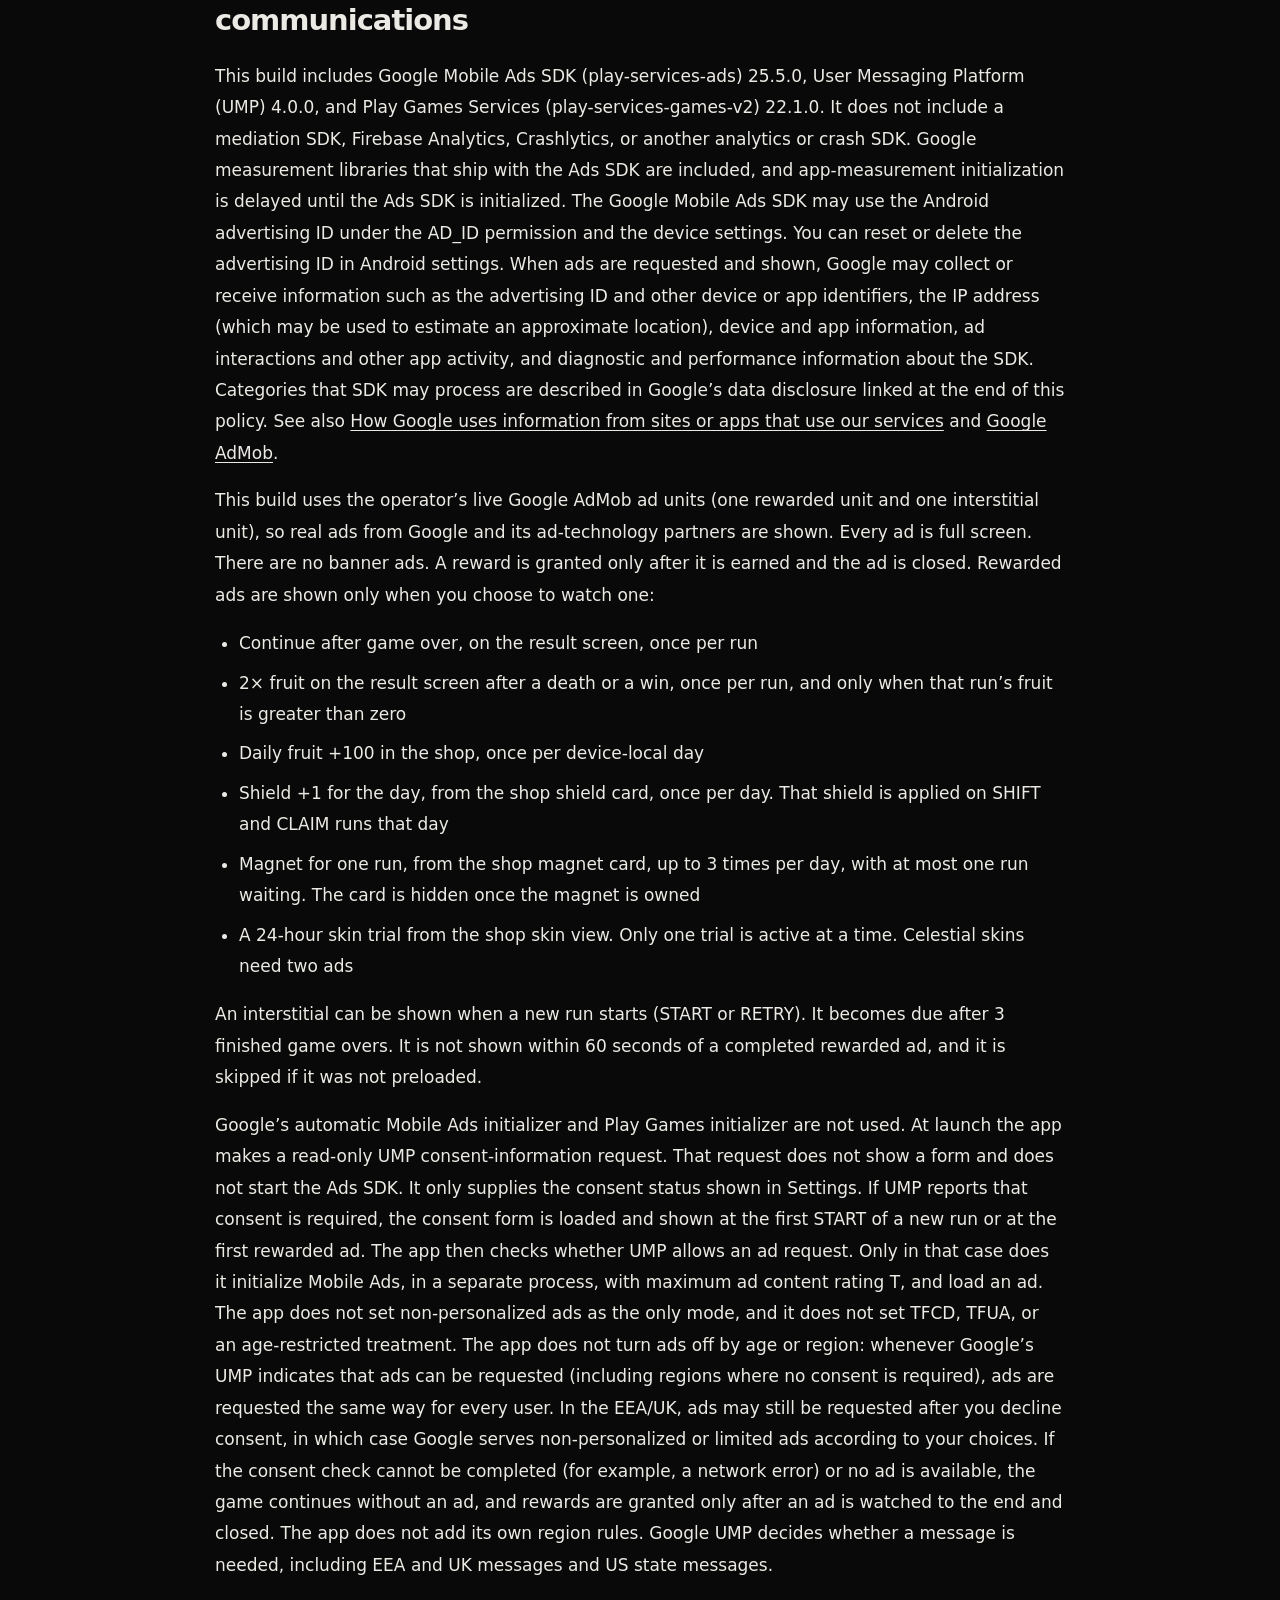
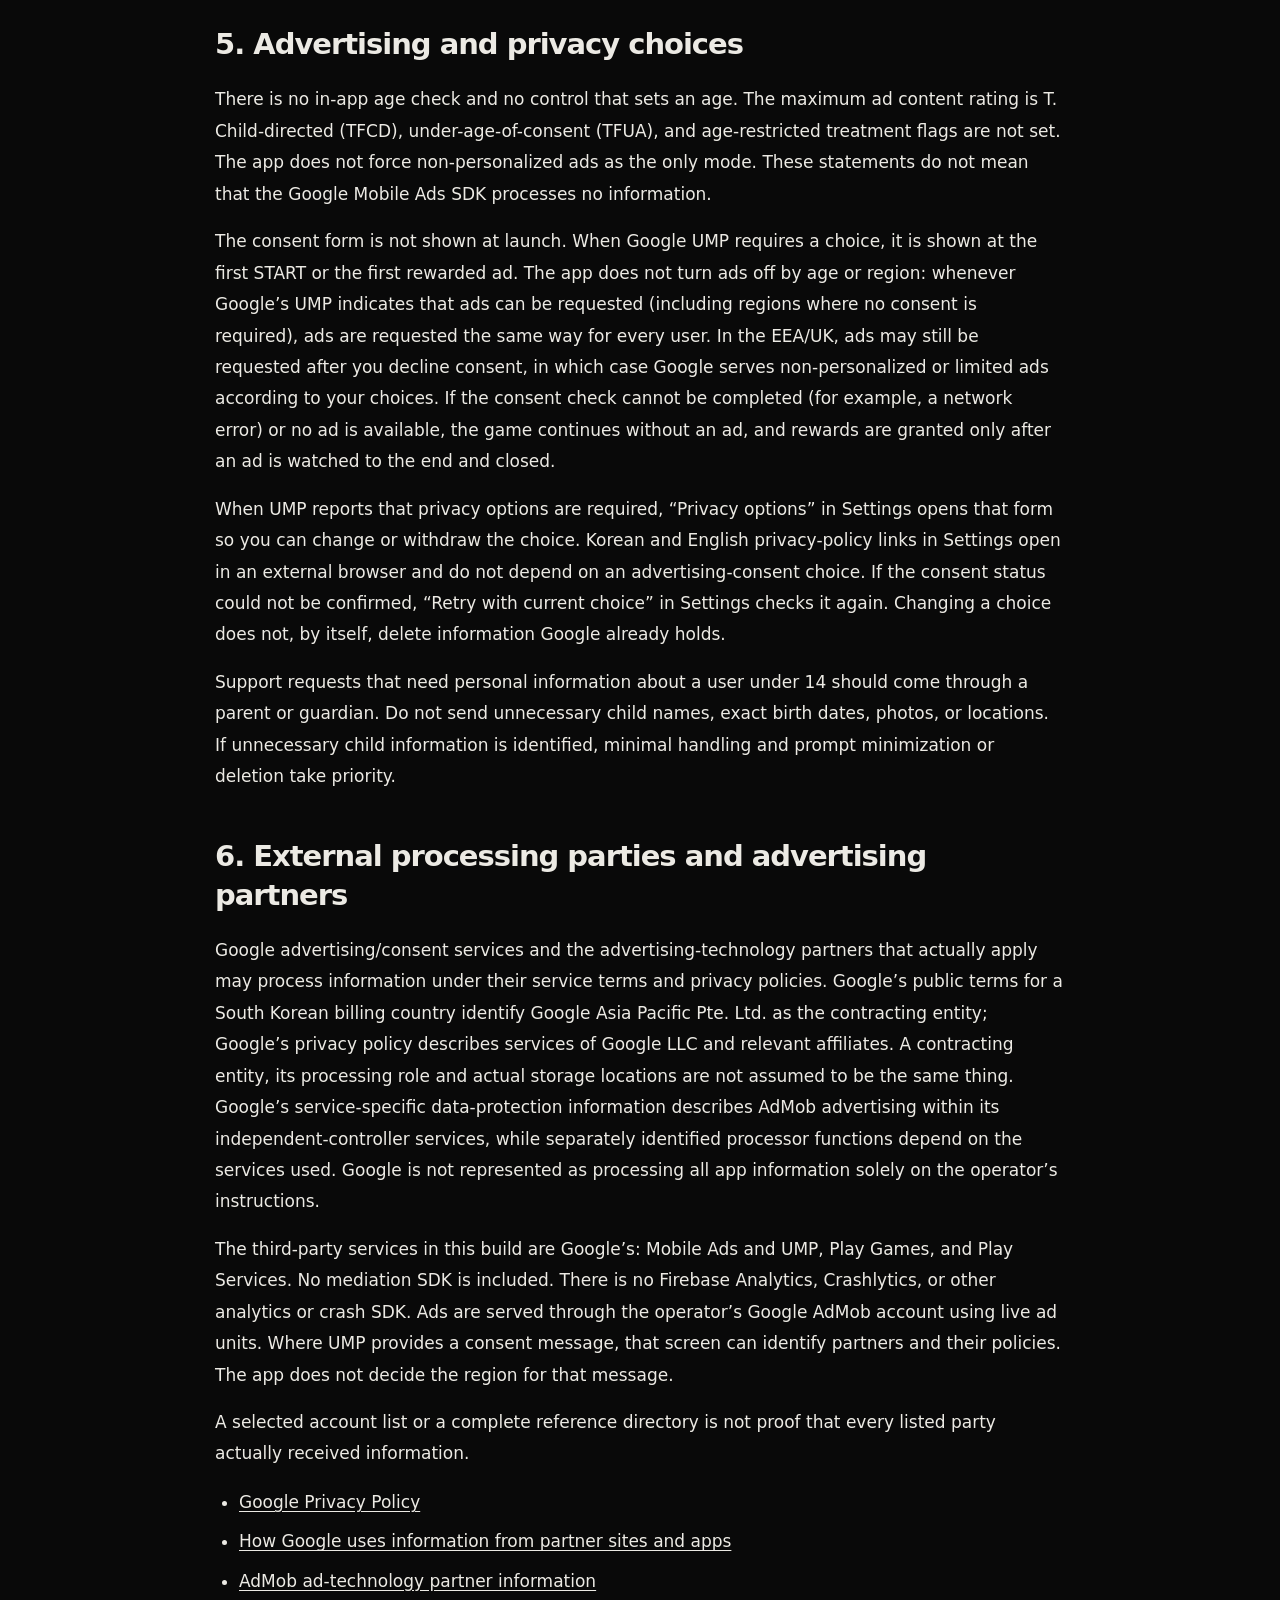
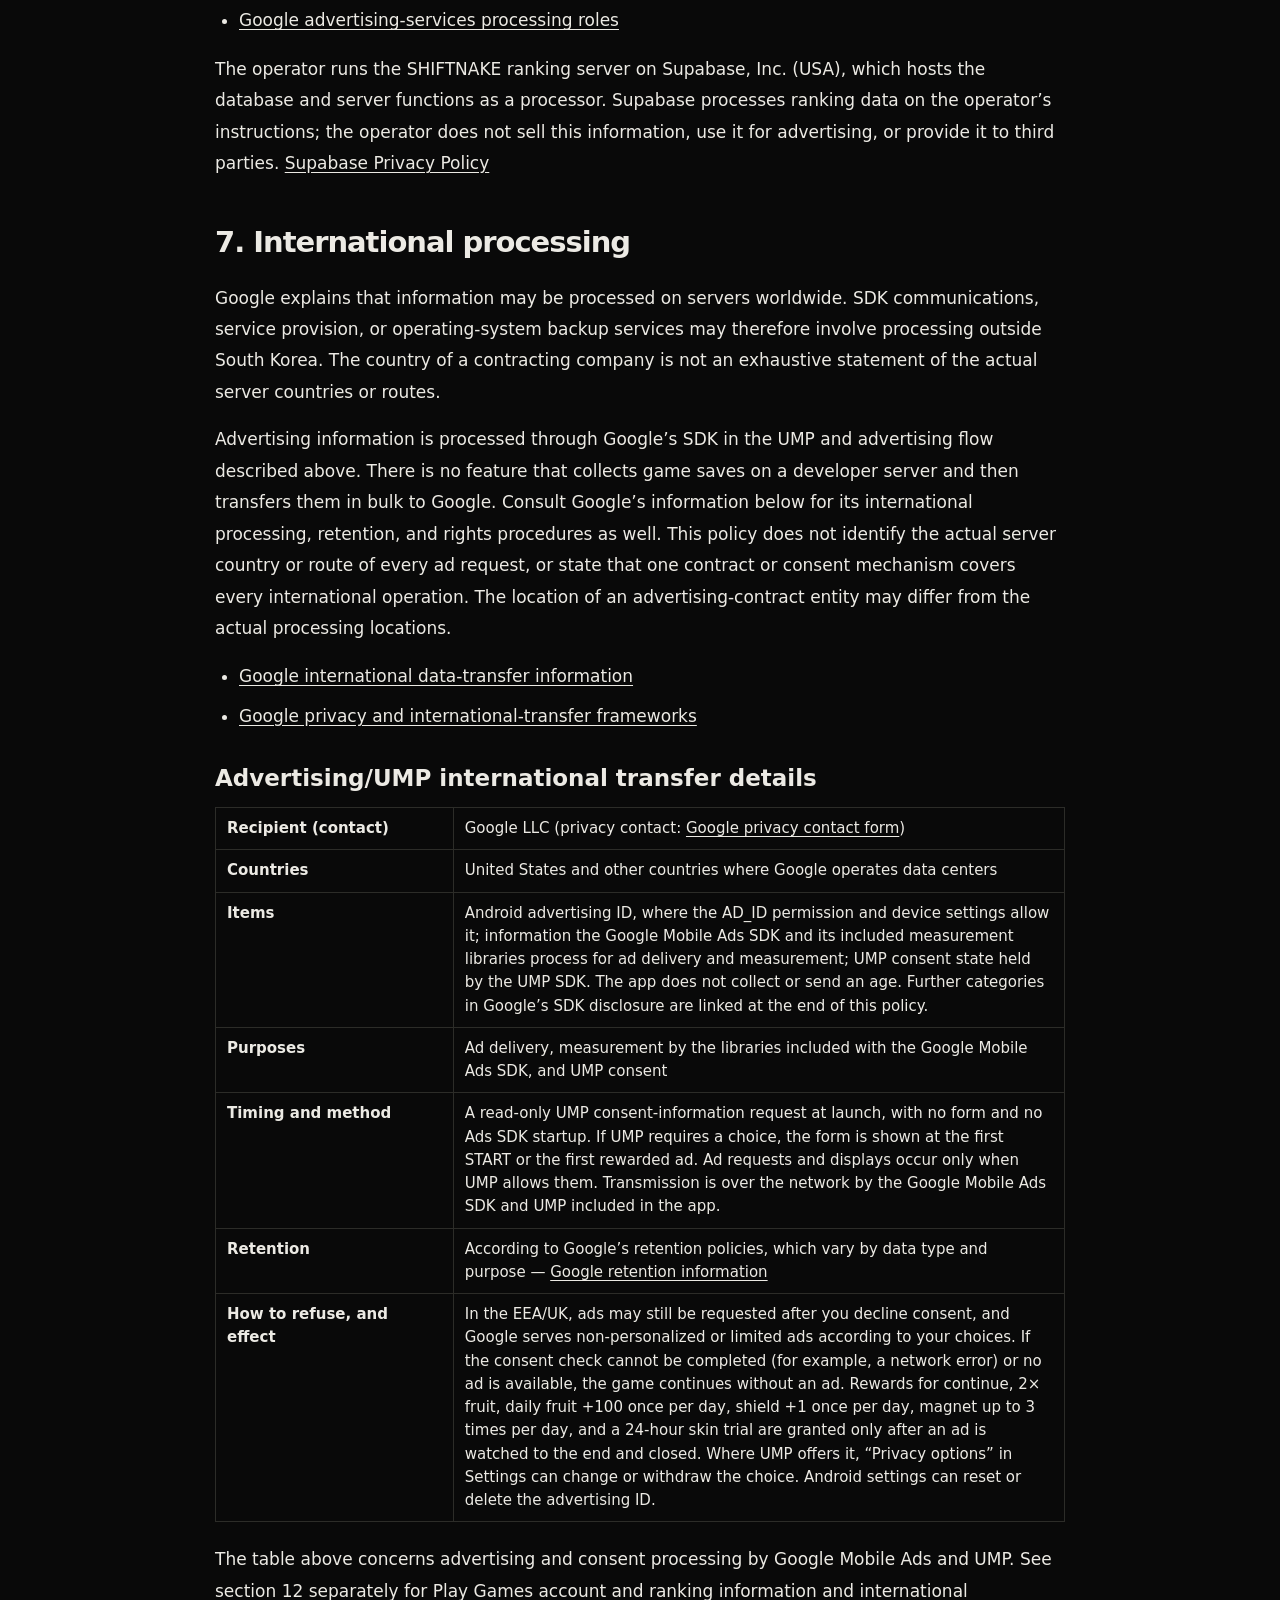
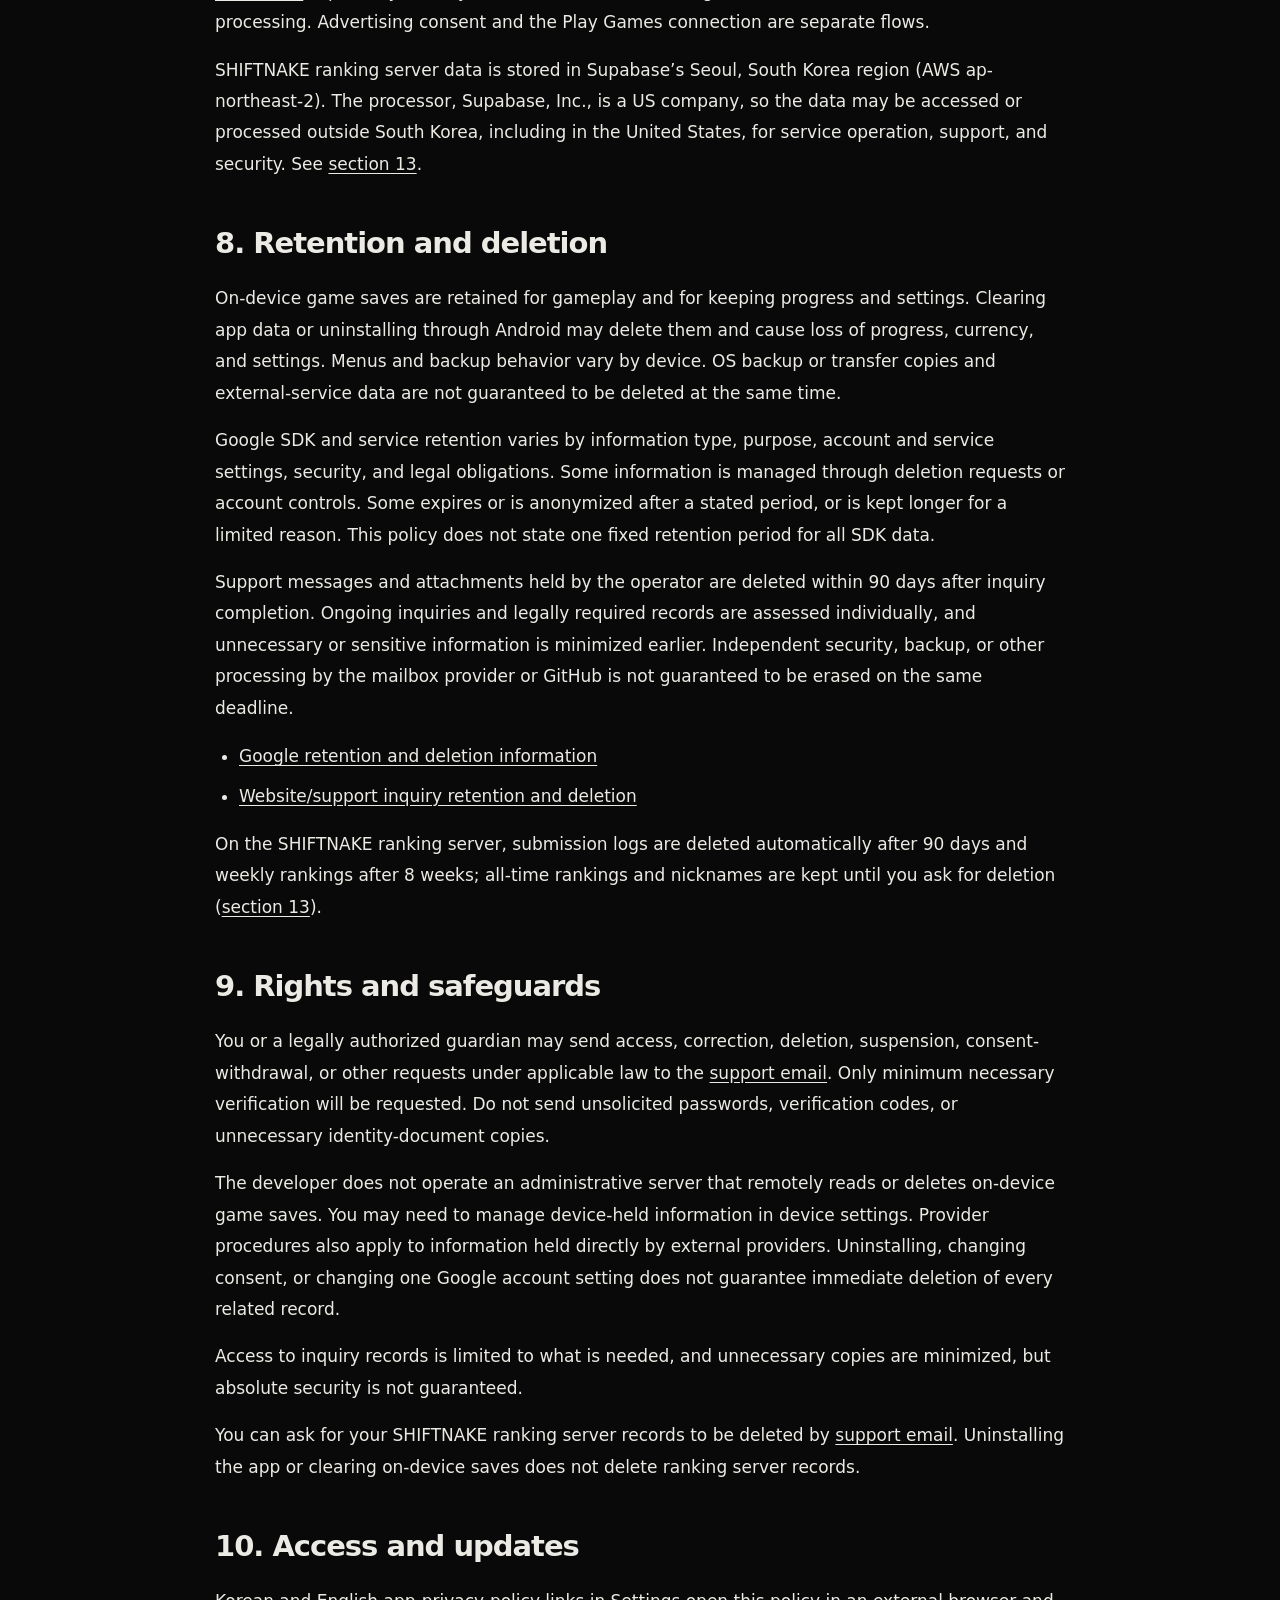
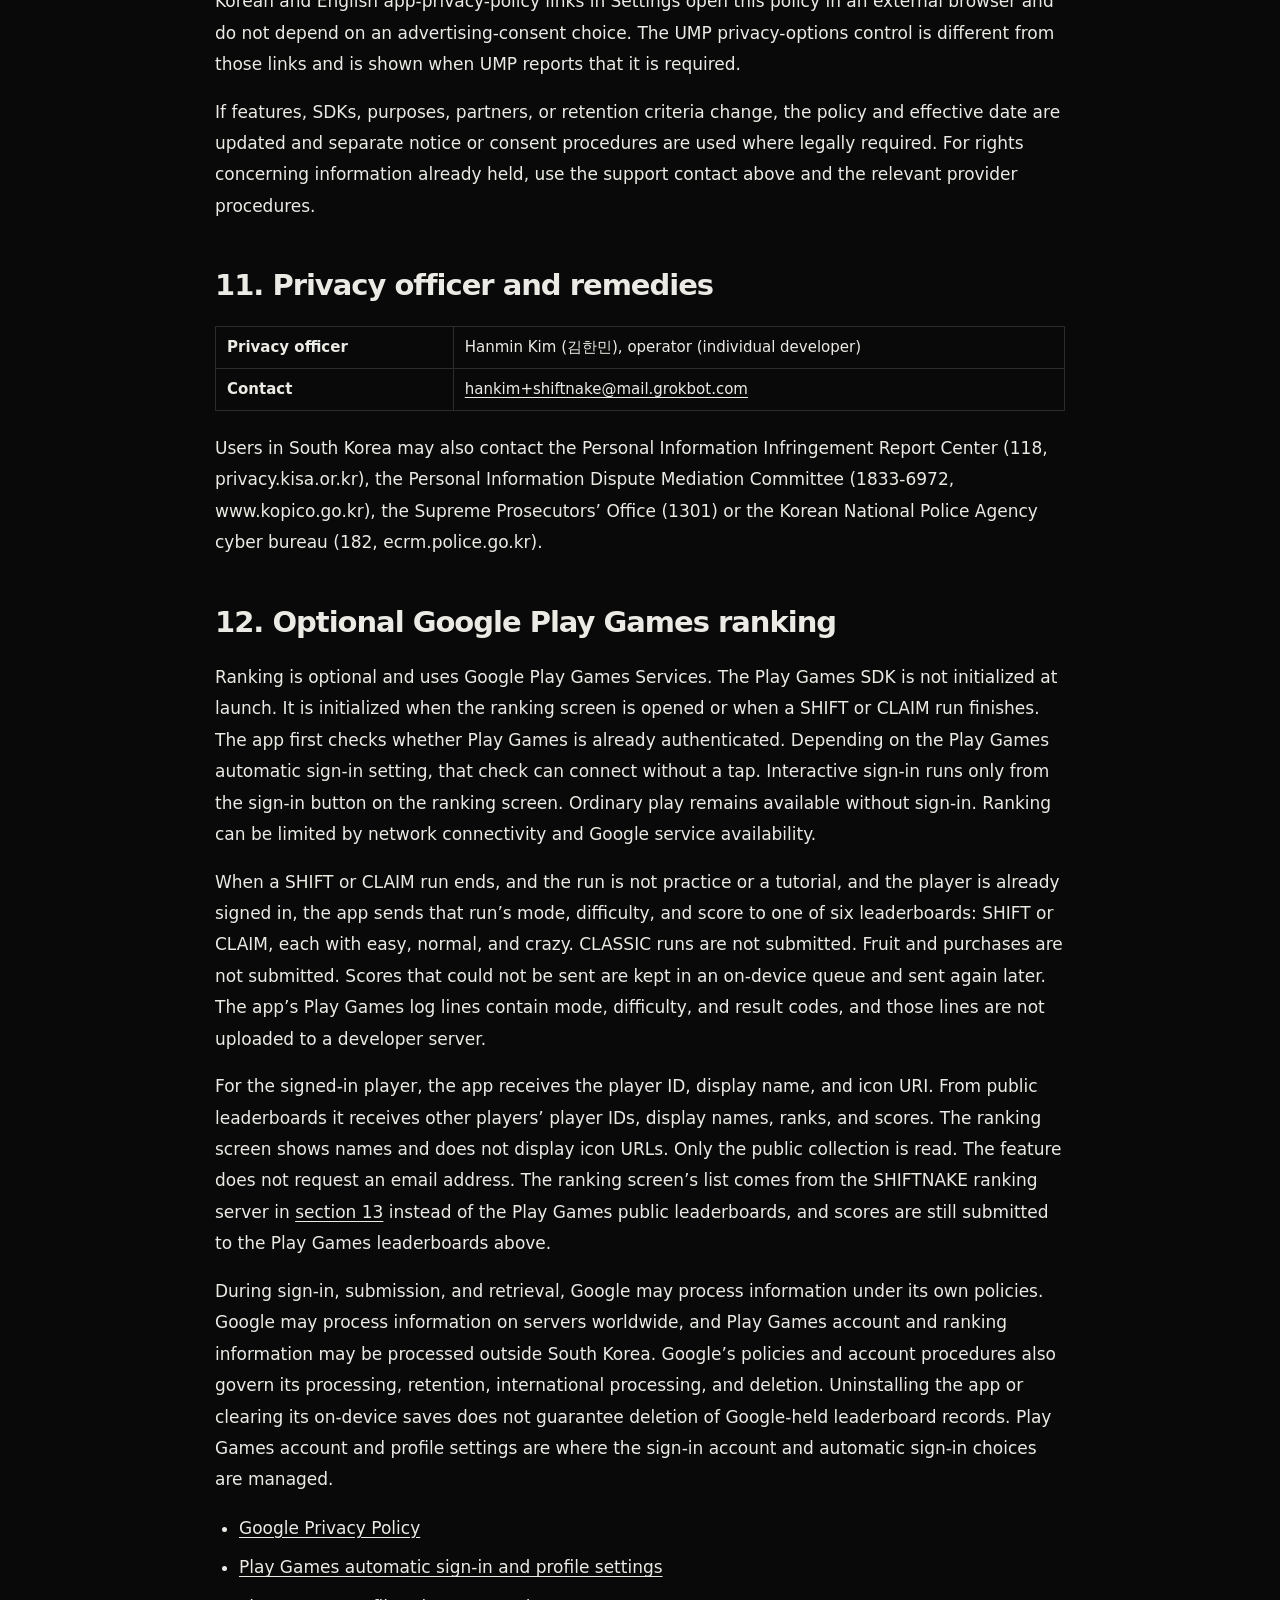
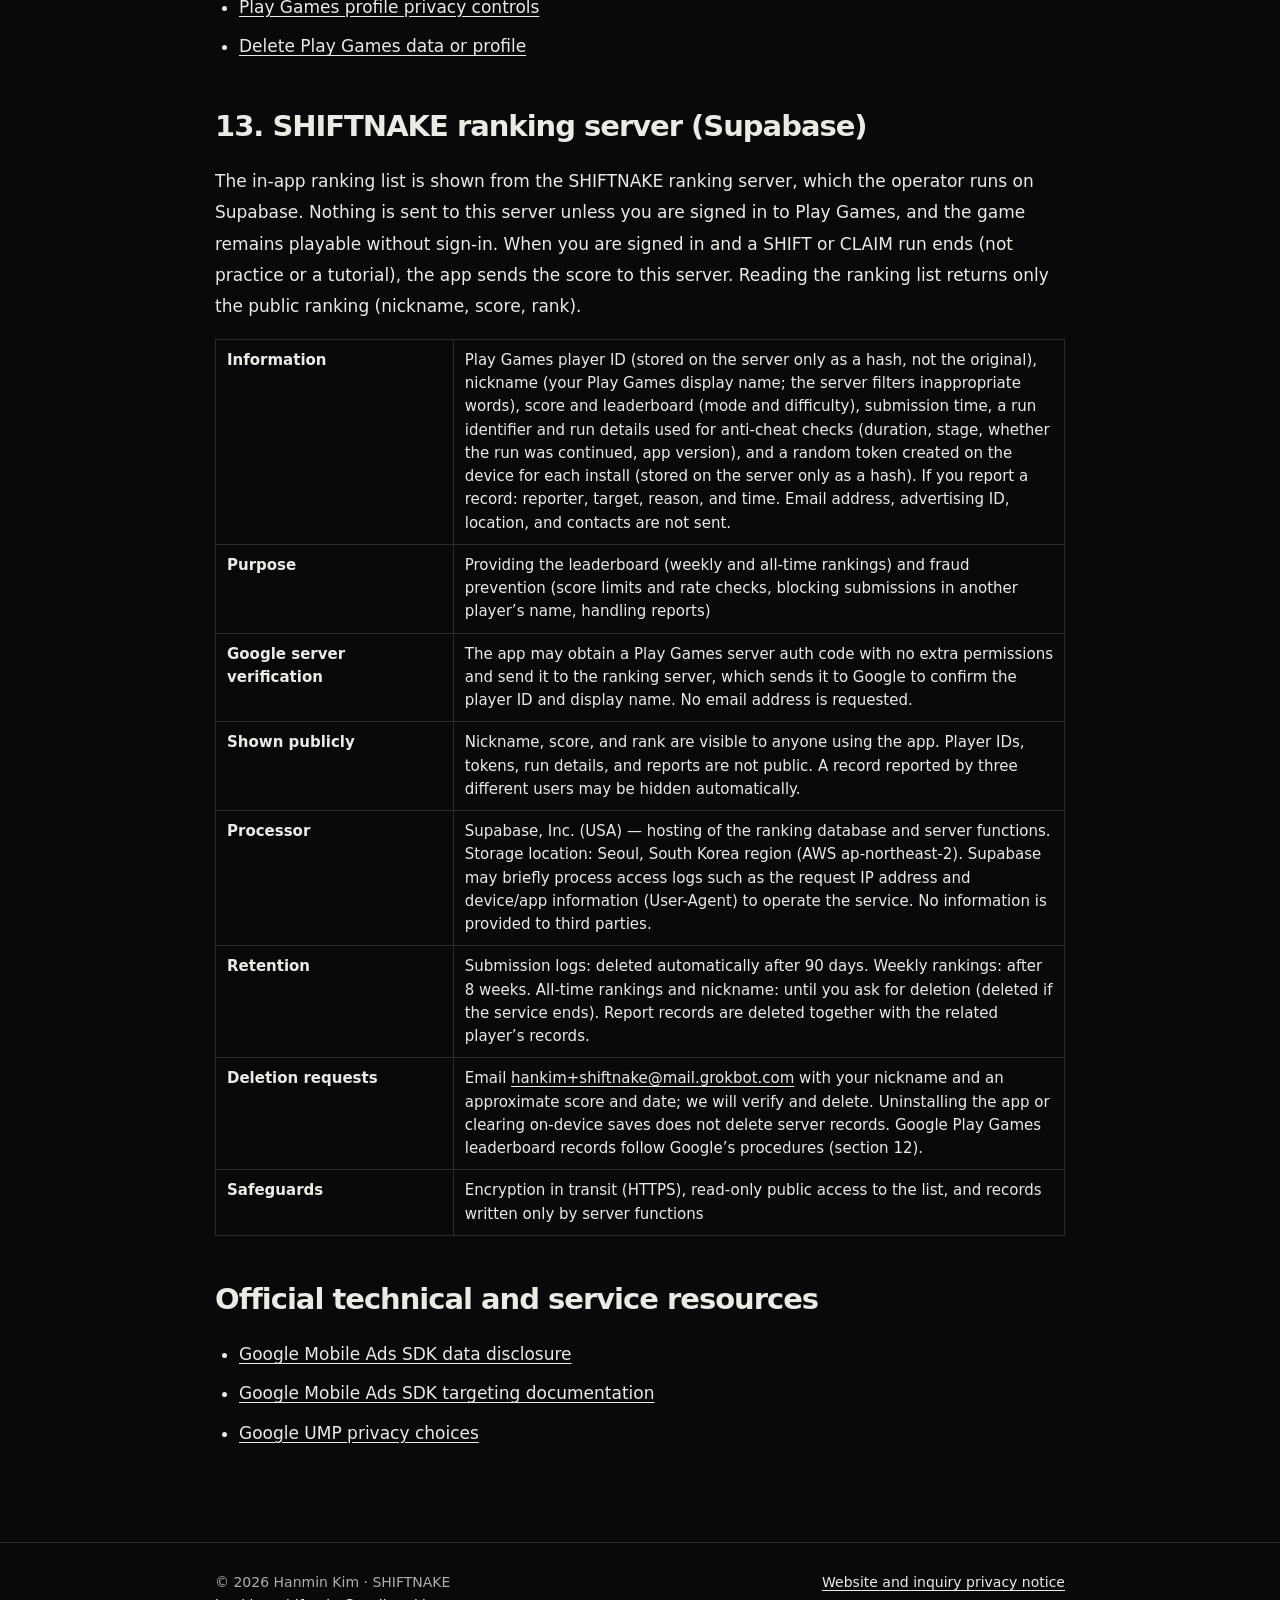
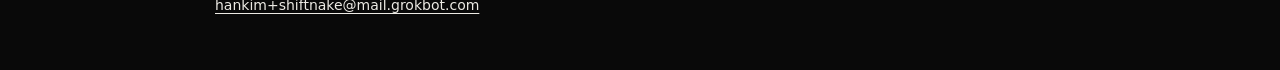
<file: android/privacy/en/index.html>
<!doctype html>
<html lang="en"><head><meta charset="utf-8"><meta name="viewport" content="width=device-width,initial-scale=1"><meta name="referrer" content="no-referrer"><meta name="theme-color" content="#090909"><meta http-equiv="Content-Security-Policy" content="default-src 'none'; img-src 'self'; style-src 'sha256-mZCpC5bgf5EtNobAqnoJslas/jGuhNfpX600oyV5mOA='; base-uri 'none'; form-action 'none'"><link rel="alternate" hreflang="ko" href="https://sleeplesshan.github.io/android/privacy/ko/"><link rel="alternate" hreflang="en" href="https://sleeplesshan.github.io/android/privacy/en/"><link rel="alternate" hreflang="ja" href="https://sleeplesshan.github.io/android/privacy/ja/"><link rel="alternate" hreflang="x-default" href="https://sleeplesshan.github.io/android/privacy/en/"><title>SHIFTNAKE Android | Privacy Policy</title><style>
:root {
  color-scheme: dark;
  --forest: #172820;
  --moss: #263b2d;
  --paper: #f1f0e8;
  --soft: #d7dccf;
  --acid: #c9e66b;
  --width: 1120px;
  font-family: system-ui, -apple-system, "Segoe UI", "Noto Sans KR", sans-serif;
}
* { box-sizing: border-box; }
html { scroll-behavior: smooth; }
body { margin: 0; background: var(--forest); color: var(--paper); font-size: 17px; line-height: 1.65; }
a { color: var(--acid); text-underline-offset: 4px; }
a:focus-visible, button:focus-visible, summary:focus-visible { outline: 3px solid var(--acid); outline-offset: 5px; }
.wrap { width: min(calc(100% - 48px), var(--width)); margin-inline: auto; }
header { background: var(--forest); }
.nav { min-height: 76px; display: flex; align-items: center; gap: 30px; }
.brand { color: var(--paper); font-size: 22px; font-weight: 900; letter-spacing: -.06em; text-decoration: none; }
.brand span { color: var(--acid); }
nav { display: flex; gap: 28px; margin-left: auto; }
nav a { min-height: 44px; display: inline-flex; align-items: center; color: var(--paper); font-size: 15px; text-decoration: none; }
.language { border: 0; padding: 10px 14px; background: var(--acid); color: var(--forest); font: inherit; font-size: 14px; font-weight: 700; cursor: pointer; }
.hero { display: grid; grid-template-columns: 1fr .78fr; gap: 54px; align-items: center; padding-block: 70px 76px; }
h1 { max-width: 720px; margin: 0 0 24px; font-size: clamp(48px, 7.3vw, 88px); letter-spacing: -.075em; line-height: .98; }
.lead { max-width: 610px; margin: 0 0 22px; color: var(--soft); font-size: clamp(19px, 2vw, 23px); }
.status { display: inline-block; color: var(--soft); font-size: 16px; font-weight: 500; }
.actions { display: flex; gap: 22px; flex-wrap: wrap; margin-top: 28px; }
.actions a { min-height: 44px; display: inline-flex; align-items: center; font-weight: 650; }
.screen { width: min(100%, 390px); justify-self: center; margin: 0; }
.screen img { display: block; width: 100%; height: auto; }
.screen figcaption { margin-top: 13px; color: var(--soft); font-size: 14px; }
section { scroll-margin-top: 22px; }
.route-alias { display: block; position: relative; top: -18px; }
.info { padding-block: 66px; background: var(--moss); }
.columns { display: grid; grid-template-columns: .85fr 1.15fr; gap: 56px; align-items: start; }
h2 { max-width: 580px; margin: 0 0 22px; font-size: clamp(32px, 4vw, 48px); line-height: 1.08; letter-spacing: -.06em; }
h3 { margin: 32px 0 8px; font-size: 23px; line-height: 1.25; }
p { margin: 0 0 16px; }
p:lang(ko) { word-break: keep-all; overflow-wrap: break-word; }
.actions a:first-child { padding: 12px 18px; background: var(--acid); color: var(--forest); text-decoration: none; }
.steps p { padding-block: 14px; color: var(--paper); }
.steps p + p { margin-top: 12px; }
.steps strong { color: var(--acid); }
.help { padding-block: 68px; }
.help-grid { display: grid; grid-template-columns: 1fr 1fr; gap: 70px; }
.help p { max-width: 520px; color: var(--soft); }
.email { display: inline-block; margin-top: 8px; font-size: clamp(21px, 3vw, 29px); font-weight: 700; overflow-wrap: anywhere; }
.privacy { padding-block: 58px 68px; background: var(--moss); }
.privacy p, .privacy li { max-width: 850px; color: var(--paper); }
.privacy details { padding-block: 14px; }
.privacy summary { cursor: pointer; color: var(--paper); font-size: 20px; font-weight: 700; }
.privacy ul { padding-left: 24px; }
footer { padding-block: 28px 36px; color: var(--soft); font-size: 14px; }
.footer { display: flex; flex-wrap: wrap; justify-content: space-between; gap: 18px; }
.en { display: none; }
body.english .ko { display: none; }
body.english .en { display: initial; }
body.english p.en, body.english h1.en, body.english h2.en,
body.english h3.en, body.english figcaption.en { display: block; }
body.english a.en { display: inline-flex; }
body.english li.en { display: list-item; }
@media (max-width: 760px) {
  .wrap { width: min(calc(100% - 36px), var(--width)); }
  .nav { min-height: 66px; flex-wrap: wrap; gap: 8px 14px; padding-block: 9px; }
  nav { order: 3; width: 100%; gap: 22px; margin: 0; }
  .hero { grid-template-columns: 1fr; gap: 34px; padding-block: 44px 52px; }
  h1 { font-size: clamp(40px, 11.5vw, 66px); }
  .screen { width: min(77%, 330px); }
  .info, .help, .privacy { padding-block: 48px; }
  .columns, .help-grid { grid-template-columns: 1fr; gap: 24px; }
  h2 { font-size: clamp(30px, 9vw, 40px); }
}
@media (prefers-reduced-motion: reduce) { html { scroll-behavior: auto; } }

.policy-nav{justify-content:space-between;flex-wrap:wrap}.policy-languages{display:flex;gap:22px;margin-left:auto}.policy-languages a{padding:8px 2px;min-height:44px}.policy-languages [aria-current]{color:var(--paper);font-weight:700}.policy-main{max-width:850px;padding-block:42px 76px}.policy-doc h1{max-width:100%;word-break:keep-all;overflow-wrap:normal;font-size:clamp(30px,5vw,44px);line-height:1.2;letter-spacing:-.045em}.policy-doc h2{max-width:100%;font-size:clamp(23px,3vw,29px);line-height:1.35;margin:44px 0 20px;letter-spacing:-.035em}.policy-doc p,.policy-doc li{line-height:1.85;overflow-wrap:anywhere}.policy-doc li+li{margin-top:8px}.policy-doc ul{padding-left:24px}.policy-summary{padding:20px 24px;margin:0 0 32px;background:var(--moss);border-left:3px solid var(--acid)}.policy-summary p{margin:0}.policy-toc{padding-block:15px 26px;margin-bottom:30px;border-bottom:1px solid #54715b}.policy-toc summary{cursor:pointer;font-weight:700}.policy-toc li{margin-block:8px}.policy-doc code{font-size:.9em;color:var(--acid)}.skip{position:absolute;left:-10000px}.skip:focus{left:18px;top:10px;z-index:5;background:var(--paper);color:var(--forest);padding:10px}.policy-footer{border-top:1px solid #54715b}@media(max-width:760px){.policy-main{padding-block:26px 46px}.policy-summary{padding:16px 18px}.policy-doc p,.policy-doc li{font-size:16px}.policy-doc h2{margin-top:36px}.policy-nav{min-height:70px}.policy-languages{gap:18px}}.policy-doc table{width:100%;border-collapse:collapse;margin:14px 0 22px;font-size:15px;line-height:1.55}.policy-doc th,.policy-doc td{border:1px solid rgba(214,222,230,.28);padding:9px 11px;text-align:left;vertical-align:top}.policy-doc th{width:28%;font-weight:700}
.brand{display:inline-flex;align-items:center;gap:12px;min-height:44px;forced-color-adjust:none;background:#090909}.brand .icon{width:36px;height:36px;display:block}.brand .mark{height:18px;width:auto;display:block}:root{--forest:#090909;--moss:#141412;--paper:#eceae4;--soft:#b0aea6;--acid:#eceae4;--width:850px}.policy-main{max-width:850px}.policy-toc,.policy-footer{border-color:#2c2c28}.policy-doc th,.policy-doc td{border-color:#2c2c28}a{text-underline-offset:.18em}</style></head><body><a class="skip" href="#policy">Skip to policy</a><header><div class="wrap nav policy-nav"><a class="brand" href="https://sleeplesshan.github.io/"><img class="icon" src="../../../assets/app-icon-192.png" width="192" height="192" alt=""><img class="mark" src="../../../assets/title-wordmark-v1.png" width="1024" height="160" alt="SHIFTNAKE"></a><div class="policy-languages" aria-label="Language"><a href="../ko/" lang="ko">한국어</a><a href="../en/" lang="en" aria-current="page">English</a><a href="../ja/" lang="ja">日本語</a></div></div></header><main class="wrap policy-main"><aside class="policy-summary"><p>The current SHIFTNAKE Android build for Google Play, prepared for the public (production) release, is version 1.0.0. There is no in-app age check. The app does not ask for, read, or store an age. This build shows real ads served by Google AdMob: full-screen rewarded ads and full-screen interstitials. There are no banner ads. The maximum ad content rating is T. The app does not set a child-directed flag (TFCD), an under-age-of-consent flag (TFUA), or an age-restricted treatment. At launch it only runs a read-only UMP check and does not show a form. If Google UMP requires a choice, the consent form is shown at the first START or the first rewarded ad, not at launch. Google UMP, not the app, decides whether a message is required, including for the EEA and the UK and for US state messages. The app does not turn ads off by age or region: whenever Google’s UMP indicates that ads can be requested (including regions where no consent is required), ads are requested the same way for every user. In the EEA/UK, ads may still be requested after you decline consent, in which case Google serves non-personalized or limited ads according to your choices. If the consent check cannot be completed (for example, a network error) or no ad is available, the game continues without an ad, and rewards are granted only after an ad is watched to the end and closed. Optional Play Games ranking is separate. See <a href="#s13">section 12</a>. When you are signed in to Play Games, your scores and nickname (your Play Games display name) are sent to the SHIFTNAKE ranking server (Supabase, Seoul region) and shown in the public ranking (<a href="#s14">section 13</a>).</p></aside><details class="policy-toc"><summary>Contents</summary><ol><li><a href="#s1">1. Scope</a></li><li><a href="#s2">2. On-device game saves</a></li><li><a href="#s3">3. Information not entered directly</a></li><li><a href="#s4">4. Google advertising and consent SDKs and communications</a></li><li><a href="#s5">5. Advertising and privacy choices</a></li><li><a href="#s6">6. External processing parties and advertising partners</a></li><li><a href="#s7">7. International processing</a></li><li><a href="#s8">8. Retention and deletion</a></li><li><a href="#s9">9. Rights and safeguards</a></li><li><a href="#s10">10. Access and updates</a></li><li><a href="#s12">11. Privacy officer and remedies</a></li><li><a href="#s13">12. Optional Google Play Games ranking</a></li><li><a href="#s14">13. SHIFTNAKE ranking server (Supabase)</a></li><li><a href="#s11">Official technical and service resources</a></li></ol></details><article id="policy" class="policy-doc"><h1 id="s0">SHIFTNAKE Android Privacy Policy</h1>
<p><strong>Effective: November 21, 2026 (from publication) · Previous version: effective November 19, 2026</strong></p>
<ul>
<li>App: SHIFTNAKE Android (<code>com.sleeplesshan.shiftnake</code>)</li>
<li>Applies to: the current Google Play build (production release and testing tracks), version 1.0.0.</li>
<li>Operator: Hanmin Kim, an individual developer based in South Korea</li>
<li>Privacy contact: <a href="mailto:hankim+shiftnake@mail.grokbot.com">hankim+shiftnake@mail.grokbot.com</a></li>
</ul>
<h2 id="s1">1. Scope</h2>
<p>This policy describes on-device game saves, optional Google Play Games ranking, advertising and consent, and support inquiries for the SHIFTNAKE Android build named above, provided by Hanmin Kim. There is no in-app age check. The app does not ask for, read, or store an age. It does not set a child-directed flag (TFCD), an under-age-of-consent flag (TFUA), or an age-restricted treatment, and it does not force non-personalized ads as the only mode. The maximum ad content rating is T. SHIFTNAKE is not directed to children under 13; its Google Play target audience is ages 13 and over.</p>
<p>Visits to the support website and support email processing are explained separately in the <a href="https://sleeplesshan.github.io/#privacy-en" target="_blank" rel="noopener noreferrer">website and inquiry privacy notice</a>. This document concerns the Android app and is distinct from the website notice.</p>
<h2 id="s2">2. On-device game saves</h2>
<p>The following information is stored in an app-private on-device database to provide gameplay and keep progress:</p>
<ul>
<li>Progression and wallet</li>
<li>Achievements</li>
<li>Best scores</li>
<li>Selected skin, game mode, and difficulty</li>
<li>Sound and music on/off, volumes, language, one-hand mode, and graphics quality</li>
<li>Ad-display record: game-over count, whether an interstitial is due, and the 60-second cooldown after a rewarded ad</li>
<li>Daily reward records, stored only on the device: the daily fruit date (<code>shiftnake-daily-fruit-date-v1</code>), the daily shield date (<code>shiftnake-daily-shield-date-v1</code>), and the daily magnet date, count, and waiting flag (<code>shiftnake-daily-magnet-v1</code>)</li>
<li>Onboarding completed</li>
<li>Scores waiting to be sent to the ranking server and a random per-install token (<a href="#s14">section 13</a>)</li>
<li>A one-time local receipt for a tester fruit grant of 50,000 fruit</li>
</ul>
<p>The last music track id is kept only for that session and is not part of this database. Music and sound-effect files are included in the app and are not uploaded.</p>
<p>There is no developer-operated account, login, or remote save server, and the app’s code does not upload these saves. The one exception: when you are signed in to Play Games, the app sends run scores and the information the ranking needs to the SHIFTNAKE ranking server described in <a href="#s14">section 13</a>. There is no analytics or crash SDK. Google SDK communications, consent state stored by the UMP SDK, and operating-system backup are separate from this database.</p>
<p>Android backup is allowed. Depending on the device, operating-system settings, and backup service, app data may be copied by Android backup or device-to-device transfer. This is not an account-based cloud save run by the developer. An old file named <code>shiftnake_age_band</code> is excluded from that backup and transfer. The app does not read or write it.</p>
<h2 id="s3">3. Information not entered directly</h2>
<p>The app does not require registration or entry of a name, phone number, government ID number, date of birth, or age. It does not request the camera, microphone, location, or contacts.</p>
<p>There is no in-app age check. Nothing in the app reads or writes an age.</p>
<p>Permissions declared for the app are <code>INTERNET</code>, <code>ACCESS_NETWORK_STATE</code>, and <code>com.google.android.gms.permission.AD_ID</code>. Libraries add <code>WAKE_LOCK</code>, <code>FOREGROUND_SERVICE</code>, and <code>DYNAMIC_RECEIVER_NOT_EXPORTED_PERMISSION</code>. The build does not include <code>ACCESS_ADSERVICES_AD_ID</code>, <code>ACCESS_ADSERVICES_ATTRIBUTION</code>, or <code>ACCESS_ADSERVICES_TOPICS</code>.</p>
<p>Ordinary online-status checking reads Android network-connectivity state, including internet, validated, and captive-portal flags. The app does not send a separate HTTP connectivity probe or upload a connection history to a developer server. Operating-system and external-SDK communications are separate.</p>
<h2 id="s4">4. Google advertising and consent SDKs and communications</h2>
<p>This build includes Google Mobile Ads SDK (play-services-ads) 25.5.0, User Messaging Platform (UMP) 4.0.0, and Play Games Services (play-services-games-v2) 22.1.0. It does not include a mediation SDK, Firebase Analytics, Crashlytics, or another analytics or crash SDK. Google measurement libraries that ship with the Ads SDK are included, and app-measurement initialization is delayed until the Ads SDK is initialized. The Google Mobile Ads SDK may use the Android advertising ID under the AD_ID permission and the device settings. You can reset or delete the advertising ID in Android settings. When ads are requested and shown, Google may collect or receive information such as the advertising ID and other device or app identifiers, the IP address (which may be used to estimate an approximate location), device and app information, ad interactions and other app activity, and diagnostic and performance information about the SDK. Categories that SDK may process are described in Google’s data disclosure linked at the end of this policy. See also <a href="https://policies.google.com/technologies/partner-sites?hl=en" target="_blank" rel="noopener noreferrer">How Google uses information from sites or apps that use our services</a> and <a href="https://support.google.com/admob/answer/6128543?hl=en" target="_blank" rel="noopener noreferrer">Google AdMob</a>.</p>
<p>This build uses the operator’s live Google AdMob ad units (one rewarded unit and one interstitial unit), so real ads from Google and its ad-technology partners are shown. Every ad is full screen. There are no banner ads. A reward is granted only after it is earned and the ad is closed. Rewarded ads are shown only when you choose to watch one:</p>
<ul>
<li>Continue after game over, on the result screen, once per run</li>
<li>2× fruit on the result screen after a death or a win, once per run, and only when that run’s fruit is greater than zero</li>
<li>Daily fruit +100 in the shop, once per device-local day</li>
<li>Shield +1 for the day, from the shop shield card, once per day. That shield is applied on SHIFT and CLAIM runs that day</li>
<li>Magnet for one run, from the shop magnet card, up to 3 times per day, with at most one run waiting. The card is hidden once the magnet is owned</li>
<li>A 24-hour skin trial from the shop skin view. Only one trial is active at a time. Celestial skins need two ads</li>
</ul>
<p>An interstitial can be shown when a new run starts (START or RETRY). It becomes due after 3 finished game overs. It is not shown within 60 seconds of a completed rewarded ad, and it is skipped if it was not preloaded.</p>
<p>Google’s automatic Mobile Ads initializer and Play Games initializer are not used. At launch the app makes a read-only UMP consent-information request. That request does not show a form and does not start the Ads SDK. It only supplies the consent status shown in Settings. If UMP reports that consent is required, the consent form is loaded and shown at the first START of a new run or at the first rewarded ad. The app then checks whether UMP allows an ad request. Only in that case does it initialize Mobile Ads, in a separate process, with maximum ad content rating T, and load an ad. The app does not set non-personalized ads as the only mode, and it does not set TFCD, TFUA, or an age-restricted treatment. The app does not turn ads off by age or region: whenever Google’s UMP indicates that ads can be requested (including regions where no consent is required), ads are requested the same way for every user. In the EEA/UK, ads may still be requested after you decline consent, in which case Google serves non-personalized or limited ads according to your choices. If the consent check cannot be completed (for example, a network error) or no ad is available, the game continues without an ad, and rewards are granted only after an ad is watched to the end and closed. The app does not add its own region rules. Google UMP decides whether a message is needed, including EEA and UK messages and US state messages.</p>
<h2 id="s5">5. Advertising and privacy choices</h2>
<p>There is no in-app age check and no control that sets an age. The maximum ad content rating is T. Child-directed (TFCD), under-age-of-consent (TFUA), and age-restricted treatment flags are not set. The app does not force non-personalized ads as the only mode. These statements do not mean that the Google Mobile Ads SDK processes no information.</p>
<p>The consent form is not shown at launch. When Google UMP requires a choice, it is shown at the first START or the first rewarded ad. The app does not turn ads off by age or region: whenever Google’s UMP indicates that ads can be requested (including regions where no consent is required), ads are requested the same way for every user. In the EEA/UK, ads may still be requested after you decline consent, in which case Google serves non-personalized or limited ads according to your choices. If the consent check cannot be completed (for example, a network error) or no ad is available, the game continues without an ad, and rewards are granted only after an ad is watched to the end and closed.</p>
<p>When UMP reports that privacy options are required, “Privacy options” in Settings opens that form so you can change or withdraw the choice. Korean and English privacy-policy links in Settings open in an external browser and do not depend on an advertising-consent choice. If the consent status could not be confirmed, “Retry with current choice” in Settings checks it again. Changing a choice does not, by itself, delete information Google already holds.</p>
<p>Support requests that need personal information about a user under 14 should come through a parent or guardian. Do not send unnecessary child names, exact birth dates, photos, or locations. If unnecessary child information is identified, minimal handling and prompt minimization or deletion take priority.</p>
<h2 id="s6">6. External processing parties and advertising partners</h2>
<p>Google advertising/consent services and the advertising-technology partners that actually apply may process information under their service terms and privacy policies. Google’s public terms for a South Korean billing country identify Google Asia Pacific Pte. Ltd. as the contracting entity; Google’s privacy policy describes services of Google LLC and relevant affiliates. A contracting entity, its processing role and actual storage locations are not assumed to be the same thing. Google’s service-specific data-protection information describes AdMob advertising within its independent-controller services, while separately identified processor functions depend on the services used. Google is not represented as processing all app information solely on the operator’s instructions.</p>
<p>The third-party services in this build are Google’s: Mobile Ads and UMP, Play Games, and Play Services. No mediation SDK is included. There is no Firebase Analytics, Crashlytics, or other analytics or crash SDK. Ads are served through the operator’s Google AdMob account using live ad units. Where UMP provides a consent message, that screen can identify partners and their policies. The app does not decide the region for that message.</p>
<p>A selected account list or a complete reference directory is not proof that every listed party actually received information.</p>
<ul>
<li><a href="https://policies.google.com/privacy?hl=en" target="_blank" rel="noopener noreferrer">Google Privacy Policy</a></li>
<li><a href="https://policies.google.com/technologies/partner-sites?hl=en" target="_blank" rel="noopener noreferrer">How Google uses information from partner sites and apps</a></li>
<li><a href="https://support.google.com/admob/answer/9012903?hl=en" target="_blank" rel="noopener noreferrer">AdMob ad-technology partner information</a></li>
<li><a href="https://business.safety.google/adsservices/" target="_blank" rel="noopener noreferrer">Google advertising-services processing roles</a></li>
</ul>
<p>The operator runs the SHIFTNAKE ranking server on Supabase, Inc. (USA), which hosts the database and server functions as a processor. Supabase processes ranking data on the operator’s instructions; the operator does not sell this information, use it for advertising, or provide it to third parties. <a href="https://supabase.com/privacy" target="_blank" rel="noopener noreferrer">Supabase Privacy Policy</a></p>
<h2 id="s7">7. International processing</h2>
<p>Google explains that information may be processed on servers worldwide. SDK communications, service provision, or operating-system backup services may therefore involve processing outside South Korea. The country of a contracting company is not an exhaustive statement of the actual server countries or routes.</p>
<p>Advertising information is processed through Google’s SDK in the UMP and advertising flow described above. There is no feature that collects game saves on a developer server and then transfers them in bulk to Google. Consult Google’s information below for its international processing, retention, and rights procedures as well. This policy does not identify the actual server country or route of every ad request, or state that one contract or consent mechanism covers every international operation. The location of an advertising-contract entity may differ from the actual processing locations.</p>
<ul>
<li><a href="https://business.safety.google/adsdatatransfers/" target="_blank" rel="noopener noreferrer">Google international data-transfer information</a></li>
<li><a href="https://policies.google.com/privacy/frameworks?hl=en" target="_blank" rel="noopener noreferrer">Google privacy and international-transfer frameworks</a></li>
</ul>
<h3>Advertising/UMP international transfer details</h3>
<table>
<tr><th>Recipient (contact)</th><td>Google LLC (privacy contact: <a href="https://support.google.com/policies/contact/general_privacy_form" target="_blank" rel="noopener noreferrer">Google privacy contact form</a>)</td></tr>
<tr><th>Countries</th><td>United States and other countries where Google operates data centers</td></tr>
<tr><th>Items</th><td>Android advertising ID, where the AD_ID permission and device settings allow it; information the Google Mobile Ads SDK and its included measurement libraries process for ad delivery and measurement; UMP consent state held by the UMP SDK. The app does not collect or send an age. Further categories in Google’s SDK disclosure are linked at the end of this policy.</td></tr>
<tr><th>Purposes</th><td>Ad delivery, measurement by the libraries included with the Google Mobile Ads SDK, and UMP consent</td></tr>
<tr><th>Timing and method</th><td>A read-only UMP consent-information request at launch, with no form and no Ads SDK startup. If UMP requires a choice, the form is shown at the first START or the first rewarded ad. Ad requests and displays occur only when UMP allows them. Transmission is over the network by the Google Mobile Ads SDK and UMP included in the app.</td></tr>
<tr><th>Retention</th><td>According to Google’s retention policies, which vary by data type and purpose — <a href="https://policies.google.com/technologies/retention?hl=en" target="_blank" rel="noopener noreferrer">Google retention information</a></td></tr>
<tr><th>How to refuse, and effect</th><td>In the EEA/UK, ads may still be requested after you decline consent, and Google serves non-personalized or limited ads according to your choices. If the consent check cannot be completed (for example, a network error) or no ad is available, the game continues without an ad. Rewards for continue, 2× fruit, daily fruit +100 once per day, shield +1 once per day, magnet up to 3 times per day, and a 24-hour skin trial are granted only after an ad is watched to the end and closed. Where UMP offers it, “Privacy options” in Settings can change or withdraw the choice. Android settings can reset or delete the advertising ID.</td></tr>
</table>
<p>The table above concerns advertising and consent processing by Google Mobile Ads and UMP. See <a href="#s13">section 12</a> separately for Play Games account and ranking information and international processing. Advertising consent and the Play Games connection are separate flows.</p>
<p>SHIFTNAKE ranking server data is stored in Supabase’s Seoul, South Korea region (AWS ap-northeast-2). The processor, Supabase, Inc., is a US company, so the data may be accessed or processed outside South Korea, including in the United States, for service operation, support, and security. See <a href="#s14">section 13</a>.</p>
<h2 id="s8">8. Retention and deletion</h2>
<p>On-device game saves are retained for gameplay and for keeping progress and settings. Clearing app data or uninstalling through Android may delete them and cause loss of progress, currency, and settings. Menus and backup behavior vary by device. OS backup or transfer copies and external-service data are not guaranteed to be deleted at the same time.</p>
<p>Google SDK and service retention varies by information type, purpose, account and service settings, security, and legal obligations. Some information is managed through deletion requests or account controls. Some expires or is anonymized after a stated period, or is kept longer for a limited reason. This policy does not state one fixed retention period for all SDK data.</p>
<p>Support messages and attachments held by the operator are deleted within 90 days after inquiry completion. Ongoing inquiries and legally required records are assessed individually, and unnecessary or sensitive information is minimized earlier. Independent security, backup, or other processing by the mailbox provider or GitHub is not guaranteed to be erased on the same deadline.</p>
<ul>
<li><a href="https://policies.google.com/technologies/retention?hl=en" target="_blank" rel="noopener noreferrer">Google retention and deletion information</a></li>
<li><a href="https://sleeplesshan.github.io/#privacy-en" target="_blank" rel="noopener noreferrer">Website/support inquiry retention and deletion</a></li>
</ul>
<p>On the SHIFTNAKE ranking server, submission logs are deleted automatically after 90 days and weekly rankings after 8 weeks; all-time rankings and nicknames are kept until you ask for deletion (<a href="#s14">section 13</a>).</p>
<h2 id="s9">9. Rights and safeguards</h2>
<p>You or a legally authorized guardian may send access, correction, deletion, suspension, consent-withdrawal, or other requests under applicable law to the <a href="mailto:hankim+shiftnake@mail.grokbot.com">support email</a>. Only minimum necessary verification will be requested. Do not send unsolicited passwords, verification codes, or unnecessary identity-document copies.</p>
<p>The developer does not operate an administrative server that remotely reads or deletes on-device game saves. You may need to manage device-held information in device settings. Provider procedures also apply to information held directly by external providers. Uninstalling, changing consent, or changing one Google account setting does not guarantee immediate deletion of every related record.</p>
<p>Access to inquiry records is limited to what is needed, and unnecessary copies are minimized, but absolute security is not guaranteed.</p>
<p>You can ask for your SHIFTNAKE ranking server records to be deleted by <a href="mailto:hankim+shiftnake@mail.grokbot.com">support email</a>. Uninstalling the app or clearing on-device saves does not delete ranking server records.</p>
<h2 id="s10">10. Access and updates</h2>
<p>Korean and English app-privacy-policy links in Settings open this policy in an external browser and do not depend on an advertising-consent choice. The UMP privacy-options control is different from those links and is shown when UMP reports that it is required.</p>
<p>If features, SDKs, purposes, partners, or retention criteria change, the policy and effective date are updated and separate notice or consent procedures are used where legally required. For rights concerning information already held, use the support contact above and the relevant provider procedures.</p>
<h2 id="s12">11. Privacy officer and remedies</h2>
<table>
<tr><th>Privacy officer</th><td>Hanmin Kim (김한민), operator (individual developer)</td></tr>
<tr><th>Contact</th><td><a href="mailto:hankim+shiftnake@mail.grokbot.com">hankim+shiftnake@mail.grokbot.com</a></td></tr>
</table>
<p>Users in South Korea may also contact the Personal Information Infringement Report Center (118, privacy.kisa.or.kr), the Personal Information Dispute Mediation Committee (1833-6972, www.kopico.go.kr), the Supreme Prosecutors’ Office (1301) or the Korean National Police Agency cyber bureau (182, ecrm.police.go.kr).</p>
<h2 id="s13">12. Optional Google Play Games ranking</h2>
<p>Ranking is optional and uses Google Play Games Services. The Play Games SDK is not initialized at launch. It is initialized when the ranking screen is opened or when a SHIFT or CLAIM run finishes. The app first checks whether Play Games is already authenticated. Depending on the Play Games automatic sign-in setting, that check can connect without a tap. Interactive sign-in runs only from the sign-in button on the ranking screen. Ordinary play remains available without sign-in. Ranking can be limited by network connectivity and Google service availability.</p>
<p>When a SHIFT or CLAIM run ends, and the run is not practice or a tutorial, and the player is already signed in, the app sends that run’s mode, difficulty, and score to one of six leaderboards: SHIFT or CLAIM, each with easy, normal, and crazy. CLASSIC runs are not submitted. Fruit and purchases are not submitted. Scores that could not be sent are kept in an on-device queue and sent again later. The app’s Play Games log lines contain mode, difficulty, and result codes, and those lines are not uploaded to a developer server.</p>
<p>For the signed-in player, the app receives the player ID, display name, and icon URI. From public leaderboards it receives other players’ player IDs, display names, ranks, and scores. The ranking screen shows names and does not display icon URLs. Only the public collection is read. The feature does not request an email address. The ranking screen’s list comes from the SHIFTNAKE ranking server in <a href="#s14">section 13</a> instead of the Play Games public leaderboards, and scores are still submitted to the Play Games leaderboards above.</p>
<p>During sign-in, submission, and retrieval, Google may process information under its own policies. Google may process information on servers worldwide, and Play Games account and ranking information may be processed outside South Korea. Google’s policies and account procedures also govern its processing, retention, international processing, and deletion. Uninstalling the app or clearing its on-device saves does not guarantee deletion of Google-held leaderboard records. Play Games account and profile settings are where the sign-in account and automatic sign-in choices are managed.</p>
<ul>
<li><a href="https://policies.google.com/privacy?hl=en" target="_blank" rel="noopener noreferrer">Google Privacy Policy</a></li>
<li><a href="https://support.google.com/googleplay/answer/3129346?hl=en" target="_blank" rel="noopener noreferrer">Play Games automatic sign-in and profile settings</a></li>
<li><a href="https://support.google.com/googleplay/answer/16562063?hl=en" target="_blank" rel="noopener noreferrer">Play Games profile privacy controls</a></li>
<li><a href="https://support.google.com/googleplay/answer/9130646?hl=en" target="_blank" rel="noopener noreferrer">Delete Play Games data or profile</a></li>
</ul>
<h2 id="s14">13. SHIFTNAKE ranking server (Supabase)</h2>
<p>The in-app ranking list is shown from the SHIFTNAKE ranking server, which the operator runs on Supabase. Nothing is sent to this server unless you are signed in to Play Games, and the game remains playable without sign-in. When you are signed in and a SHIFT or CLAIM run ends (not practice or a tutorial), the app sends the score to this server. Reading the ranking list returns only the public ranking (nickname, score, rank).</p>
<table>
<tr><th>Information</th><td>Play Games player ID (stored on the server only as a hash, not the original), nickname (your Play Games display name; the server filters inappropriate words), score and leaderboard (mode and difficulty), submission time, a run identifier and run details used for anti-cheat checks (duration, stage, whether the run was continued, app version), and a random token created on the device for each install (stored on the server only as a hash). If you report a record: reporter, target, reason, and time. Email address, advertising ID, location, and contacts are not sent.</td></tr>
<tr><th>Purpose</th><td>Providing the leaderboard (weekly and all-time rankings) and fraud prevention (score limits and rate checks, blocking submissions in another player’s name, handling reports)</td></tr>
<tr><th>Google server verification</th><td>The app may obtain a Play Games server auth code with no extra permissions and send it to the ranking server, which sends it to Google to confirm the player ID and display name. No email address is requested.</td></tr>
<tr><th>Shown publicly</th><td>Nickname, score, and rank are visible to anyone using the app. Player IDs, tokens, run details, and reports are not public. A record reported by three different users may be hidden automatically.</td></tr>
<tr><th>Processor</th><td>Supabase, Inc. (USA) — hosting of the ranking database and server functions. Storage location: Seoul, South Korea region (AWS ap-northeast-2). Supabase may briefly process access logs such as the request IP address and device/app information (User-Agent) to operate the service. No information is provided to third parties.</td></tr>
<tr><th>Retention</th><td>Submission logs: deleted automatically after 90 days. Weekly rankings: after 8 weeks. All-time rankings and nickname: until you ask for deletion (deleted if the service ends). Report records are deleted together with the related player’s records.</td></tr>
<tr><th>Deletion requests</th><td>Email <a href="mailto:hankim+shiftnake@mail.grokbot.com">hankim+shiftnake@mail.grokbot.com</a> with your nickname and an approximate score and date; we will verify and delete. Uninstalling the app or clearing on-device saves does not delete server records. Google Play Games leaderboard records follow Google’s procedures (section 12).</td></tr>
<tr><th>Safeguards</th><td>Encryption in transit (HTTPS), read-only public access to the list, and records written only by server functions</td></tr>
</table>
<h2 id="s11">Official technical and service resources</h2>
<ul>
<li><a href="https://developers.google.com/admob/android/privacy/play-data-disclosure" target="_blank" rel="noopener noreferrer">Google Mobile Ads SDK data disclosure</a></li>
<li><a href="https://developers.google.com/admob/android/targeting" target="_blank" rel="noopener noreferrer">Google Mobile Ads SDK targeting documentation</a></li>
<li><a href="https://developers.google.com/admob/android/privacy" target="_blank" rel="noopener noreferrer">Google UMP privacy choices</a></li>
</ul></article></main><footer class="policy-footer"><div class="wrap footer"><p>© 2026 Hanmin Kim · SHIFTNAKE<br><a href="mailto:hankim+shiftnake@mail.grokbot.com">hankim+shiftnake@mail.grokbot.com</a></p><a href="https://sleeplesshan.github.io/#privacy-en">Website and inquiry privacy notice</a></div></footer></body></html>
</file>
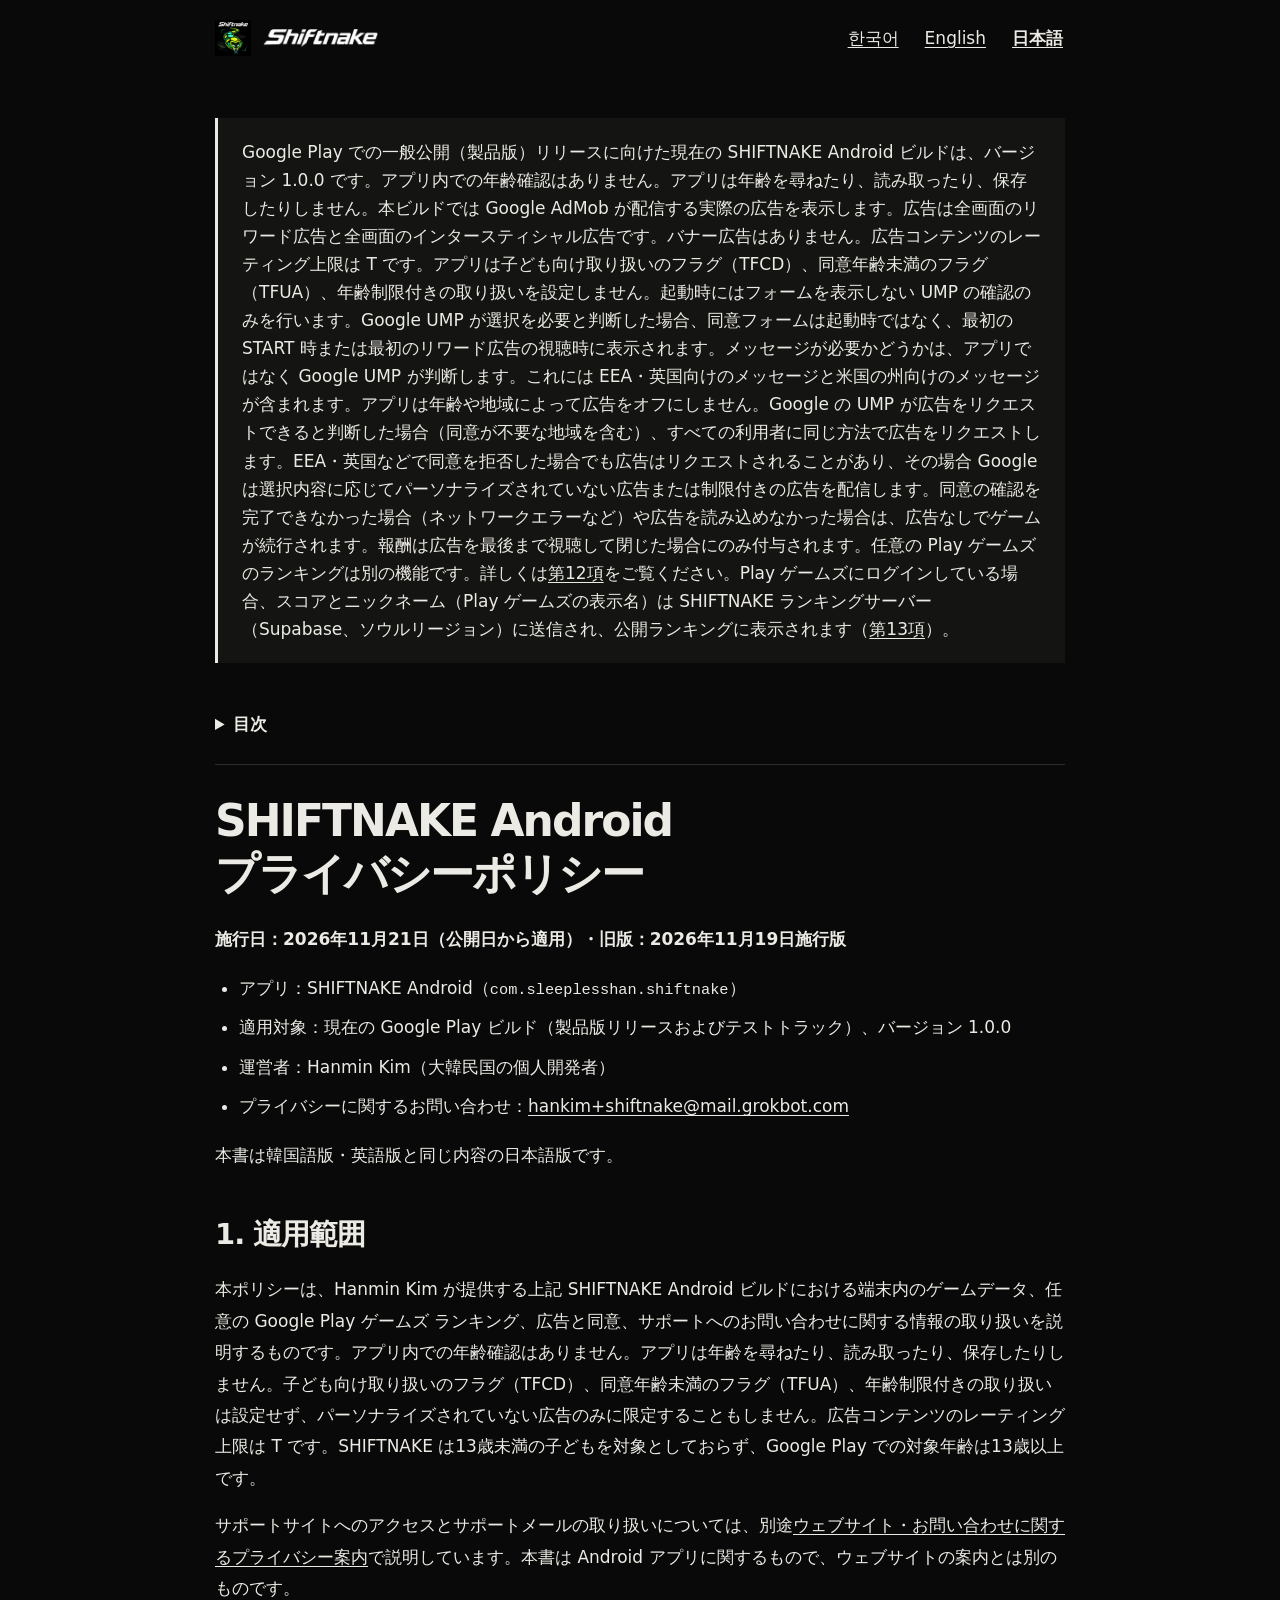
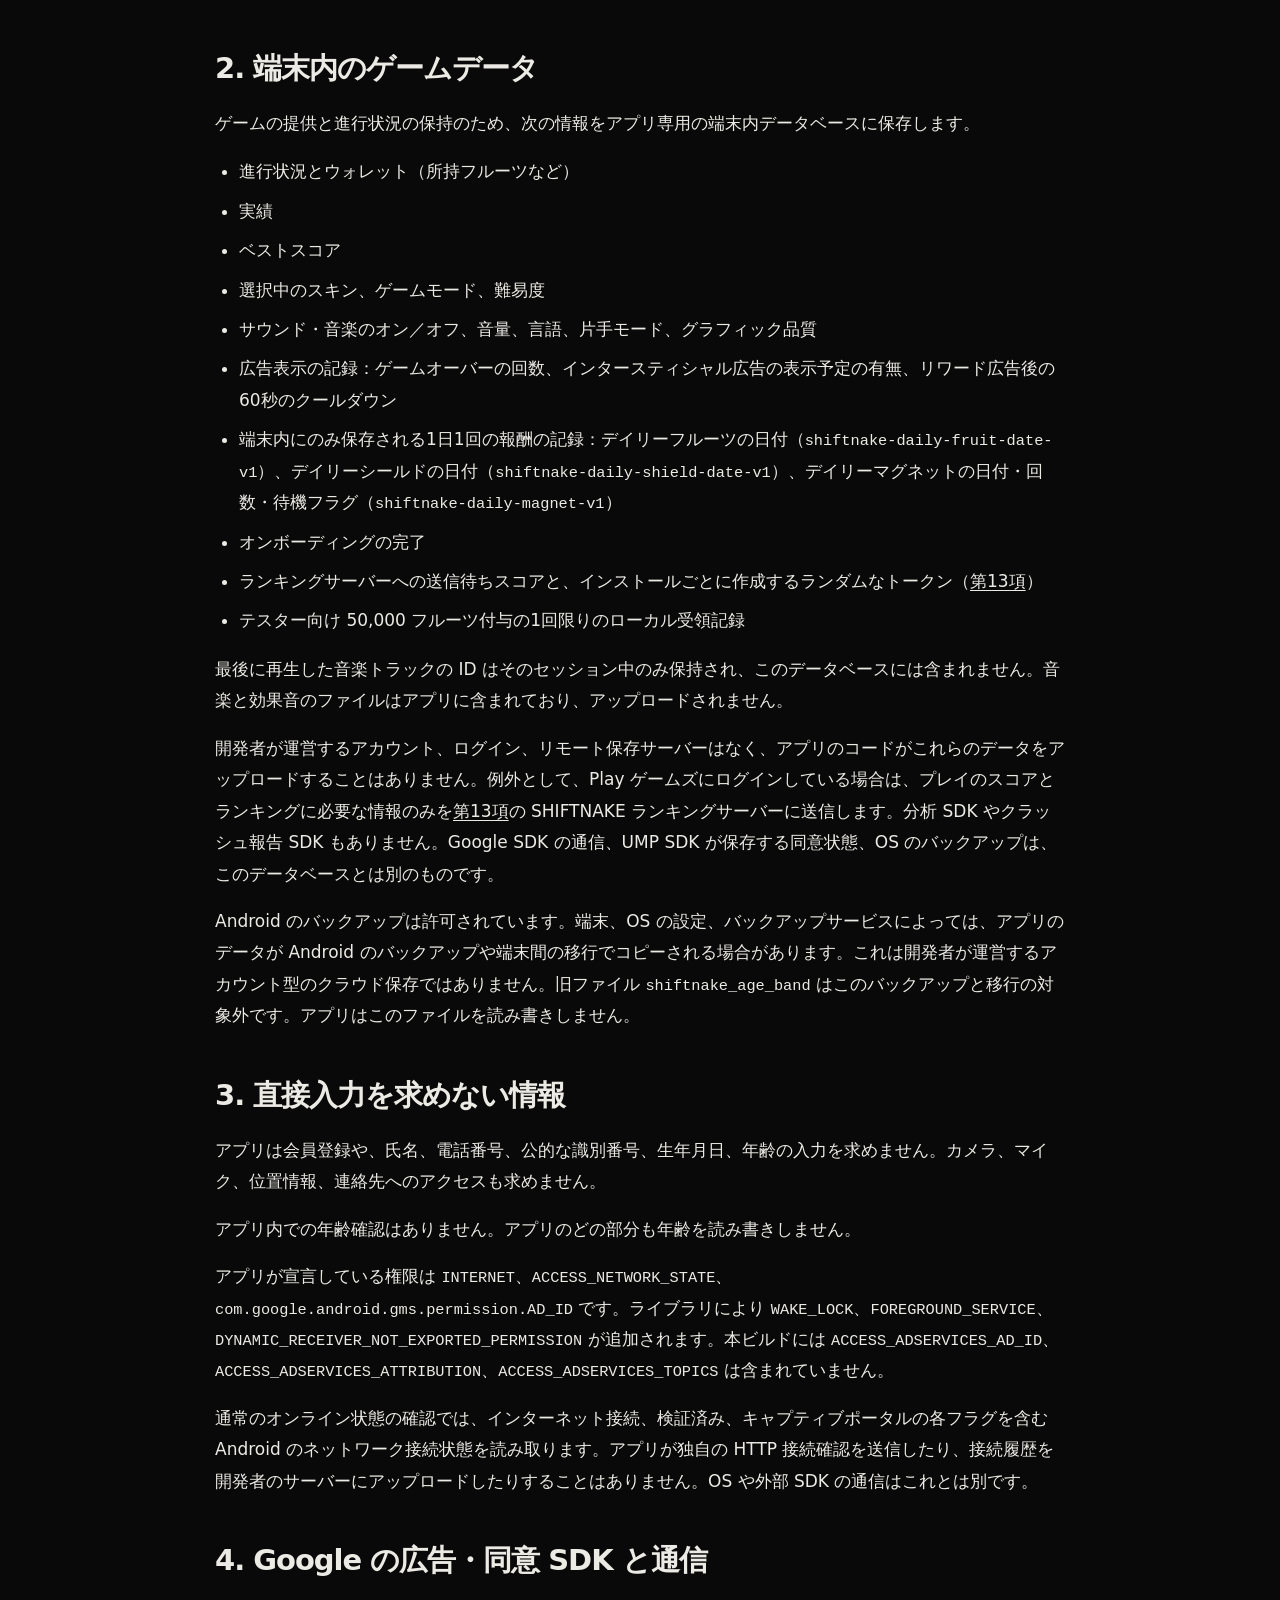
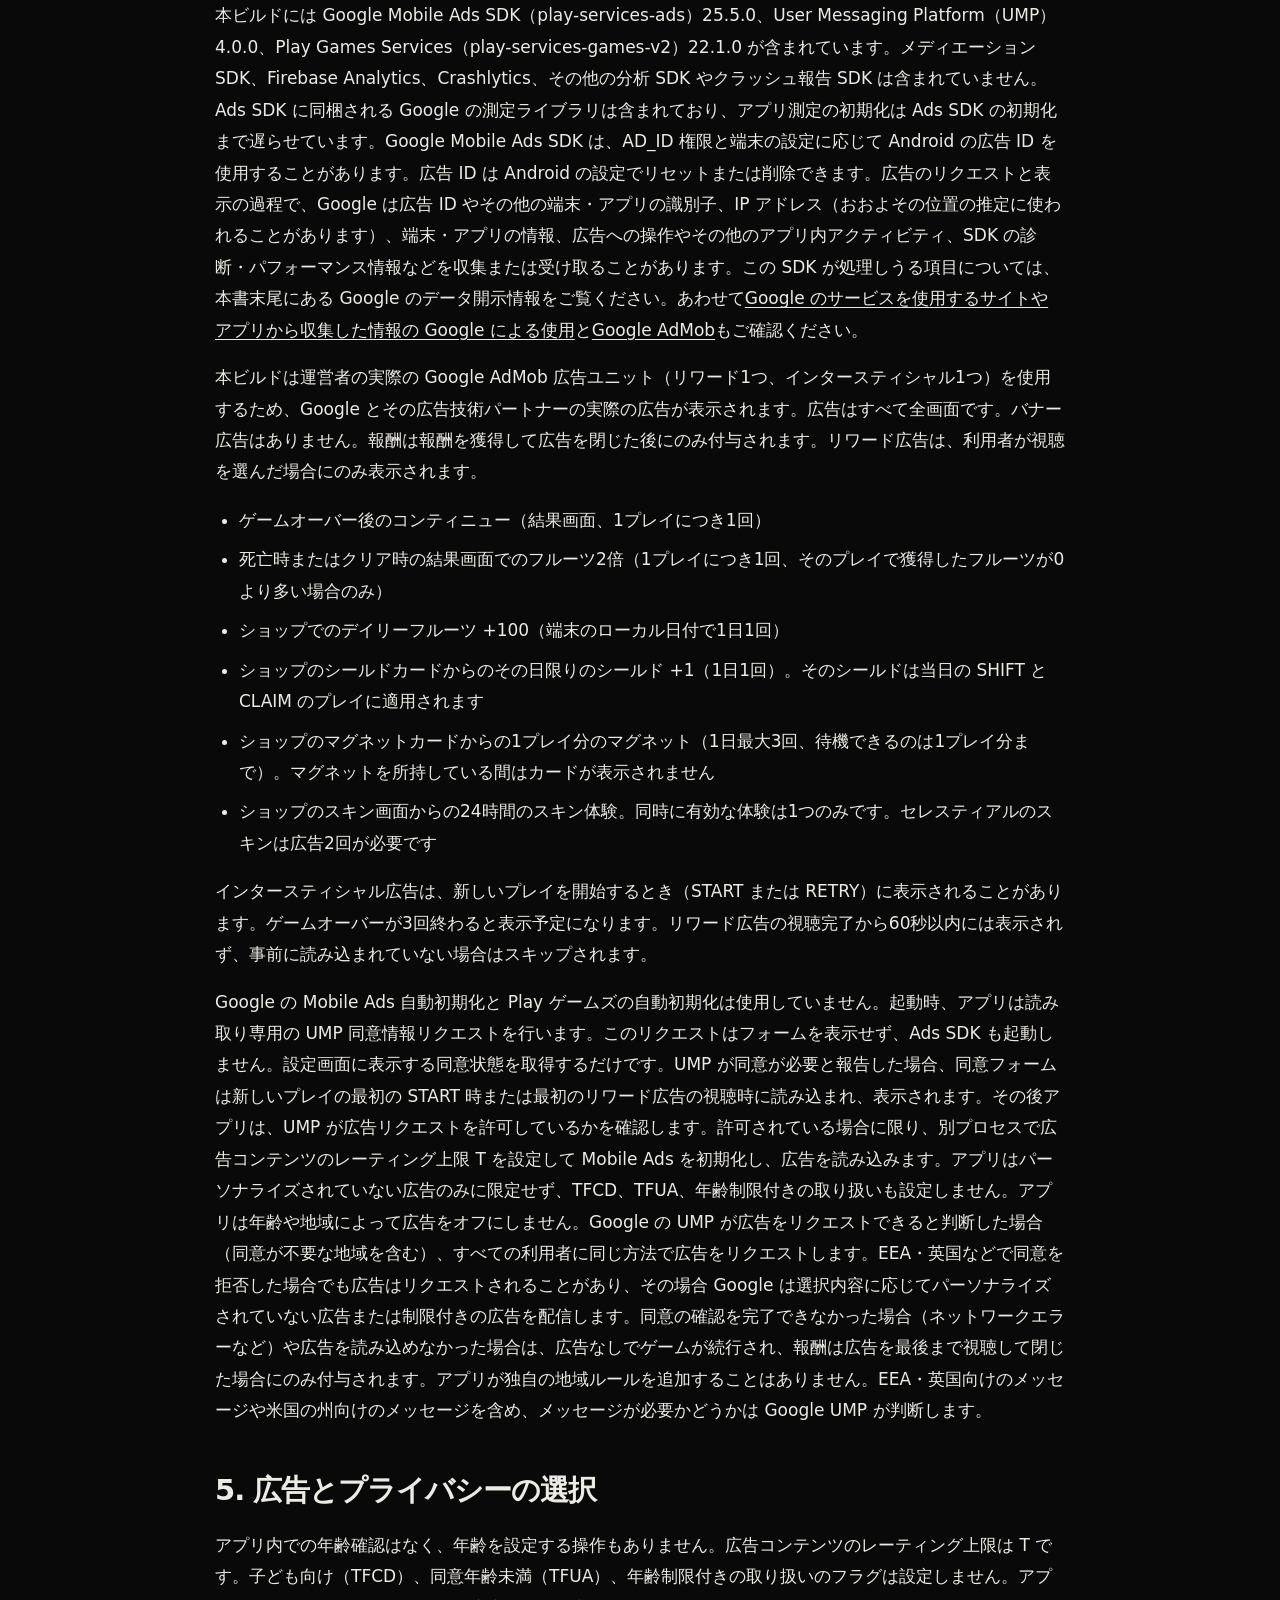
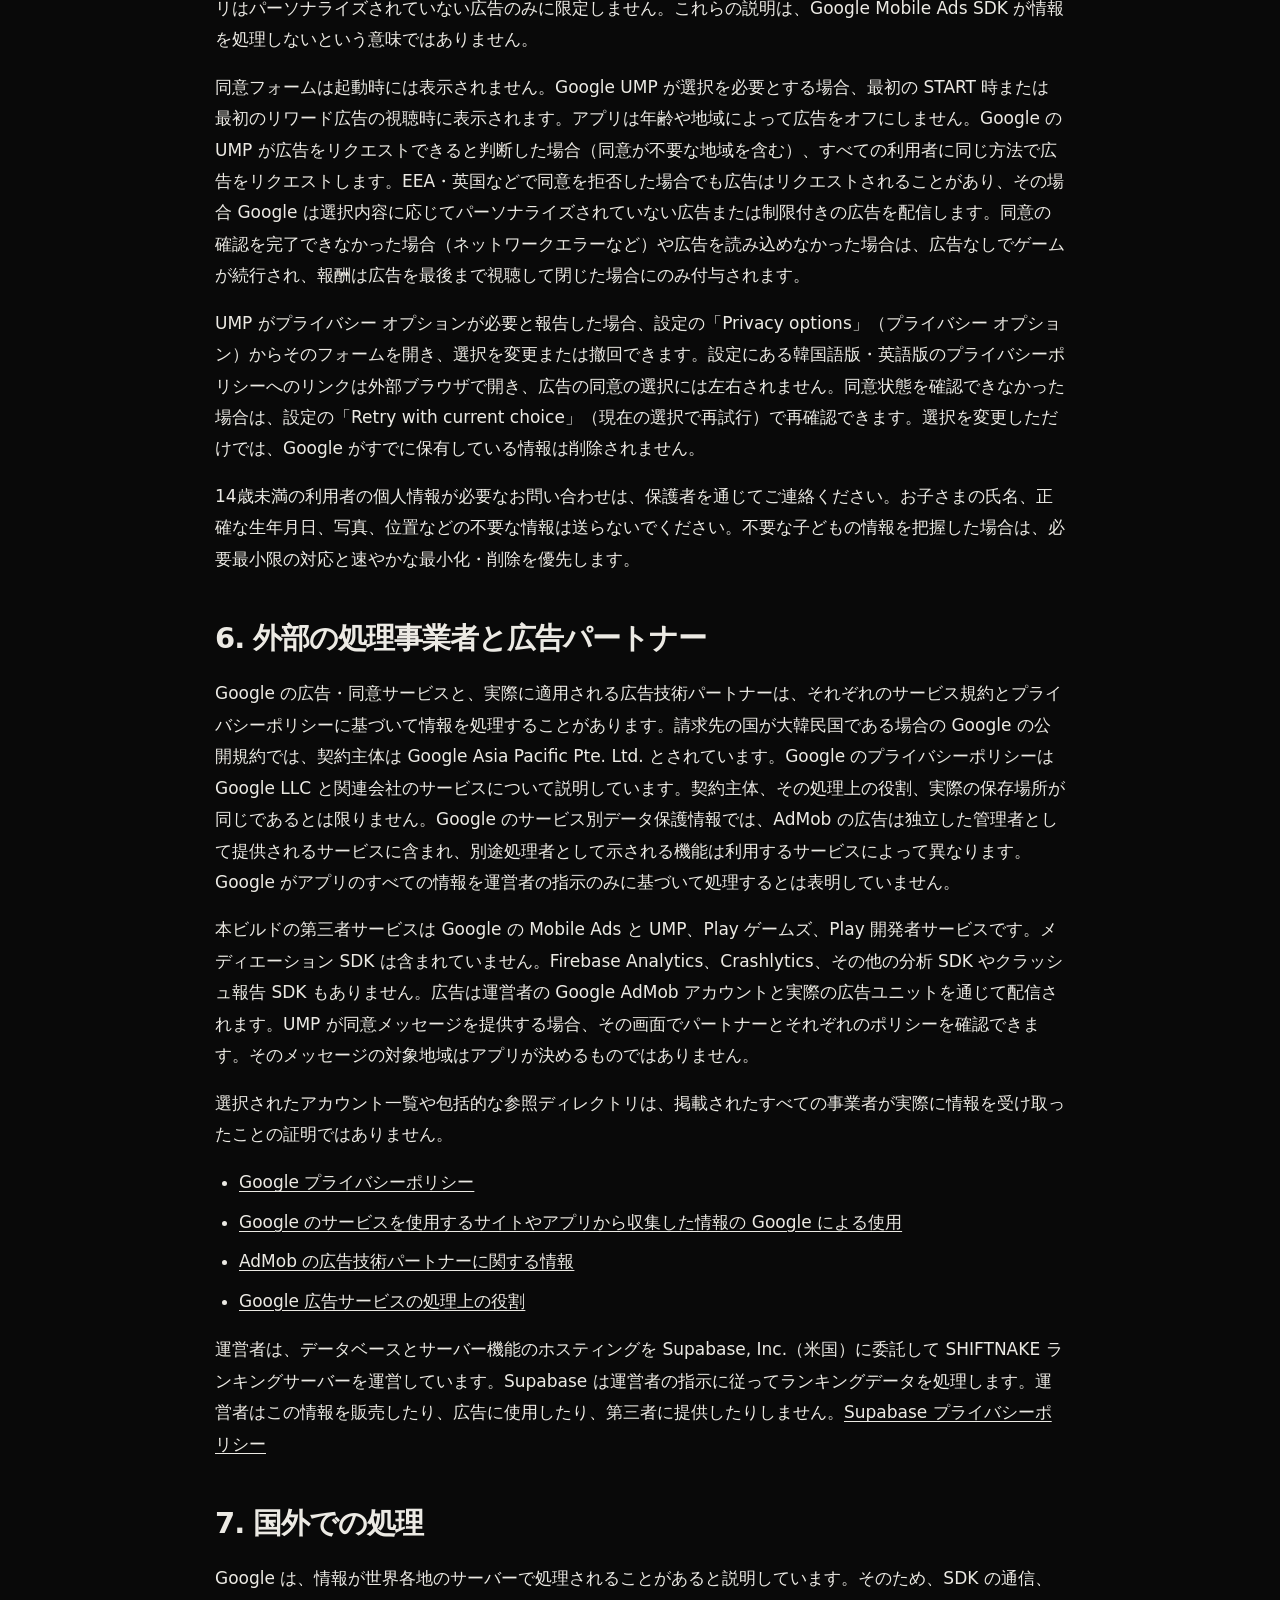
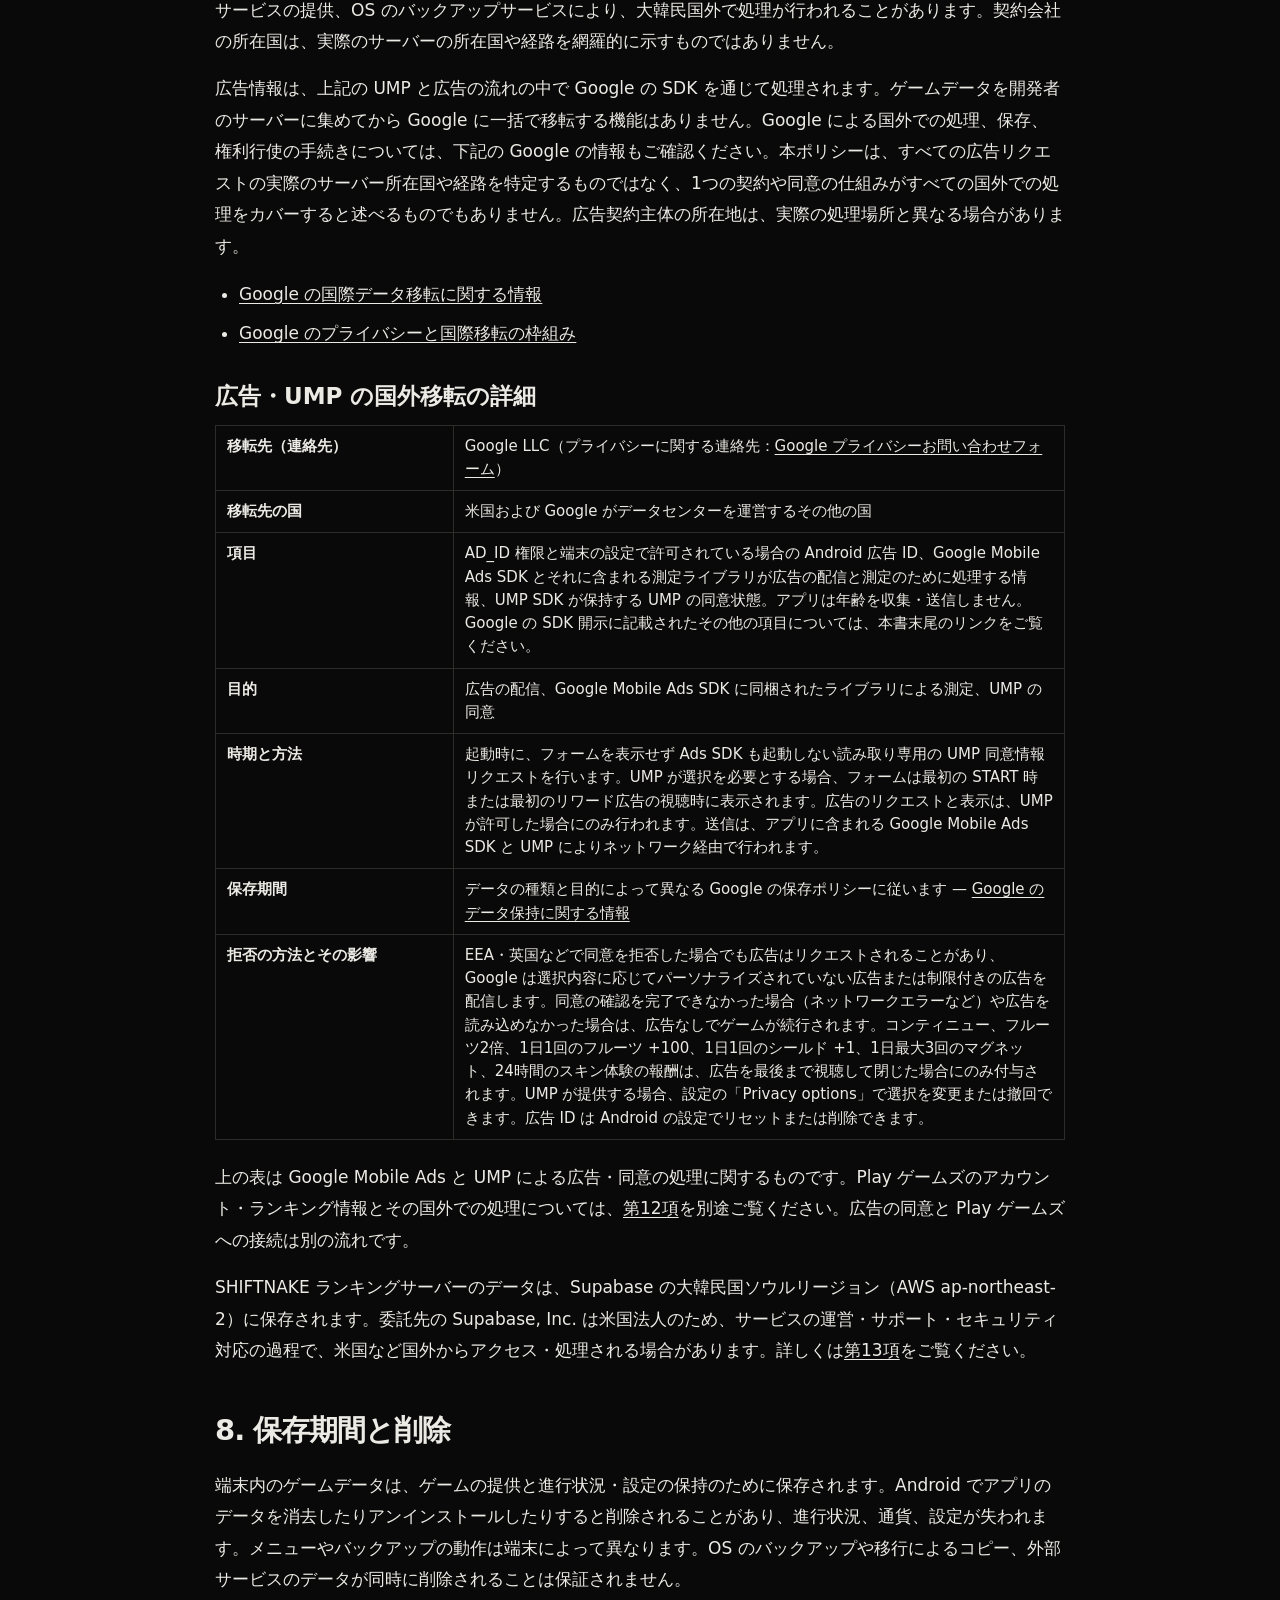
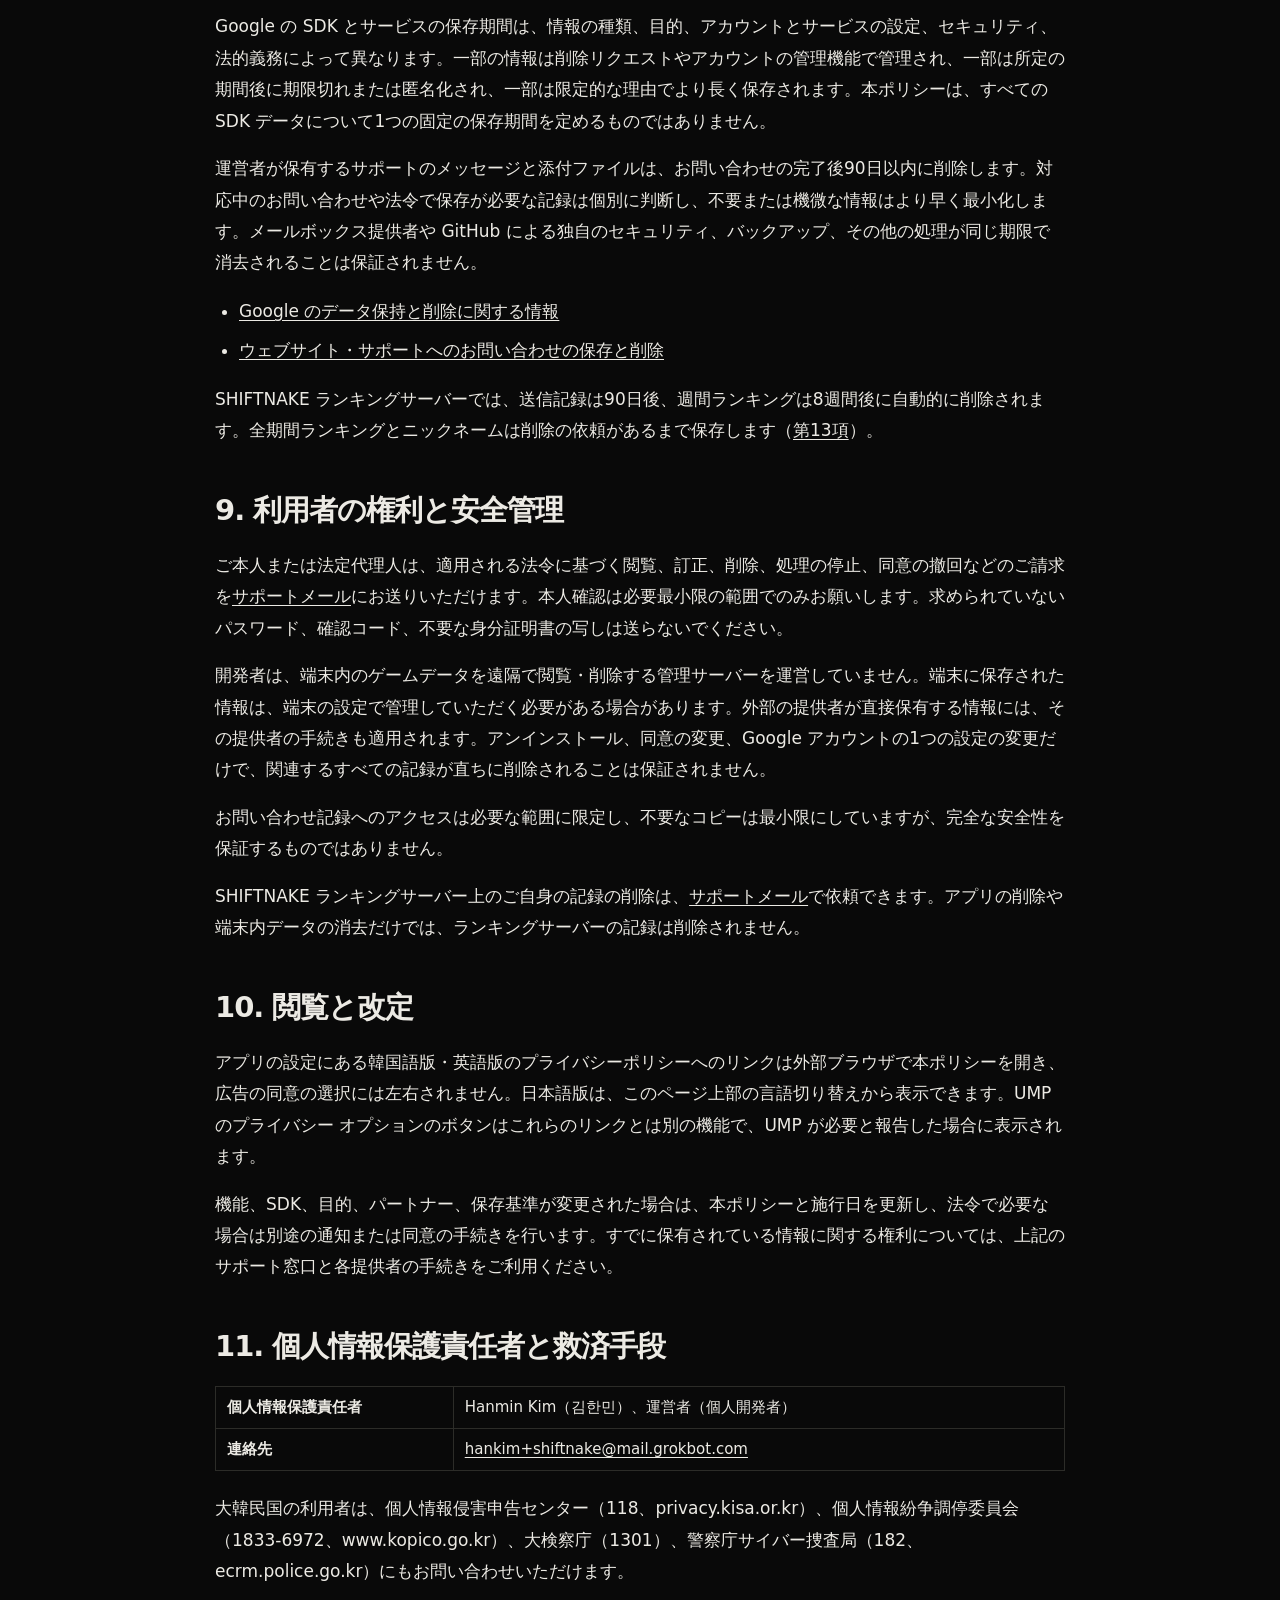
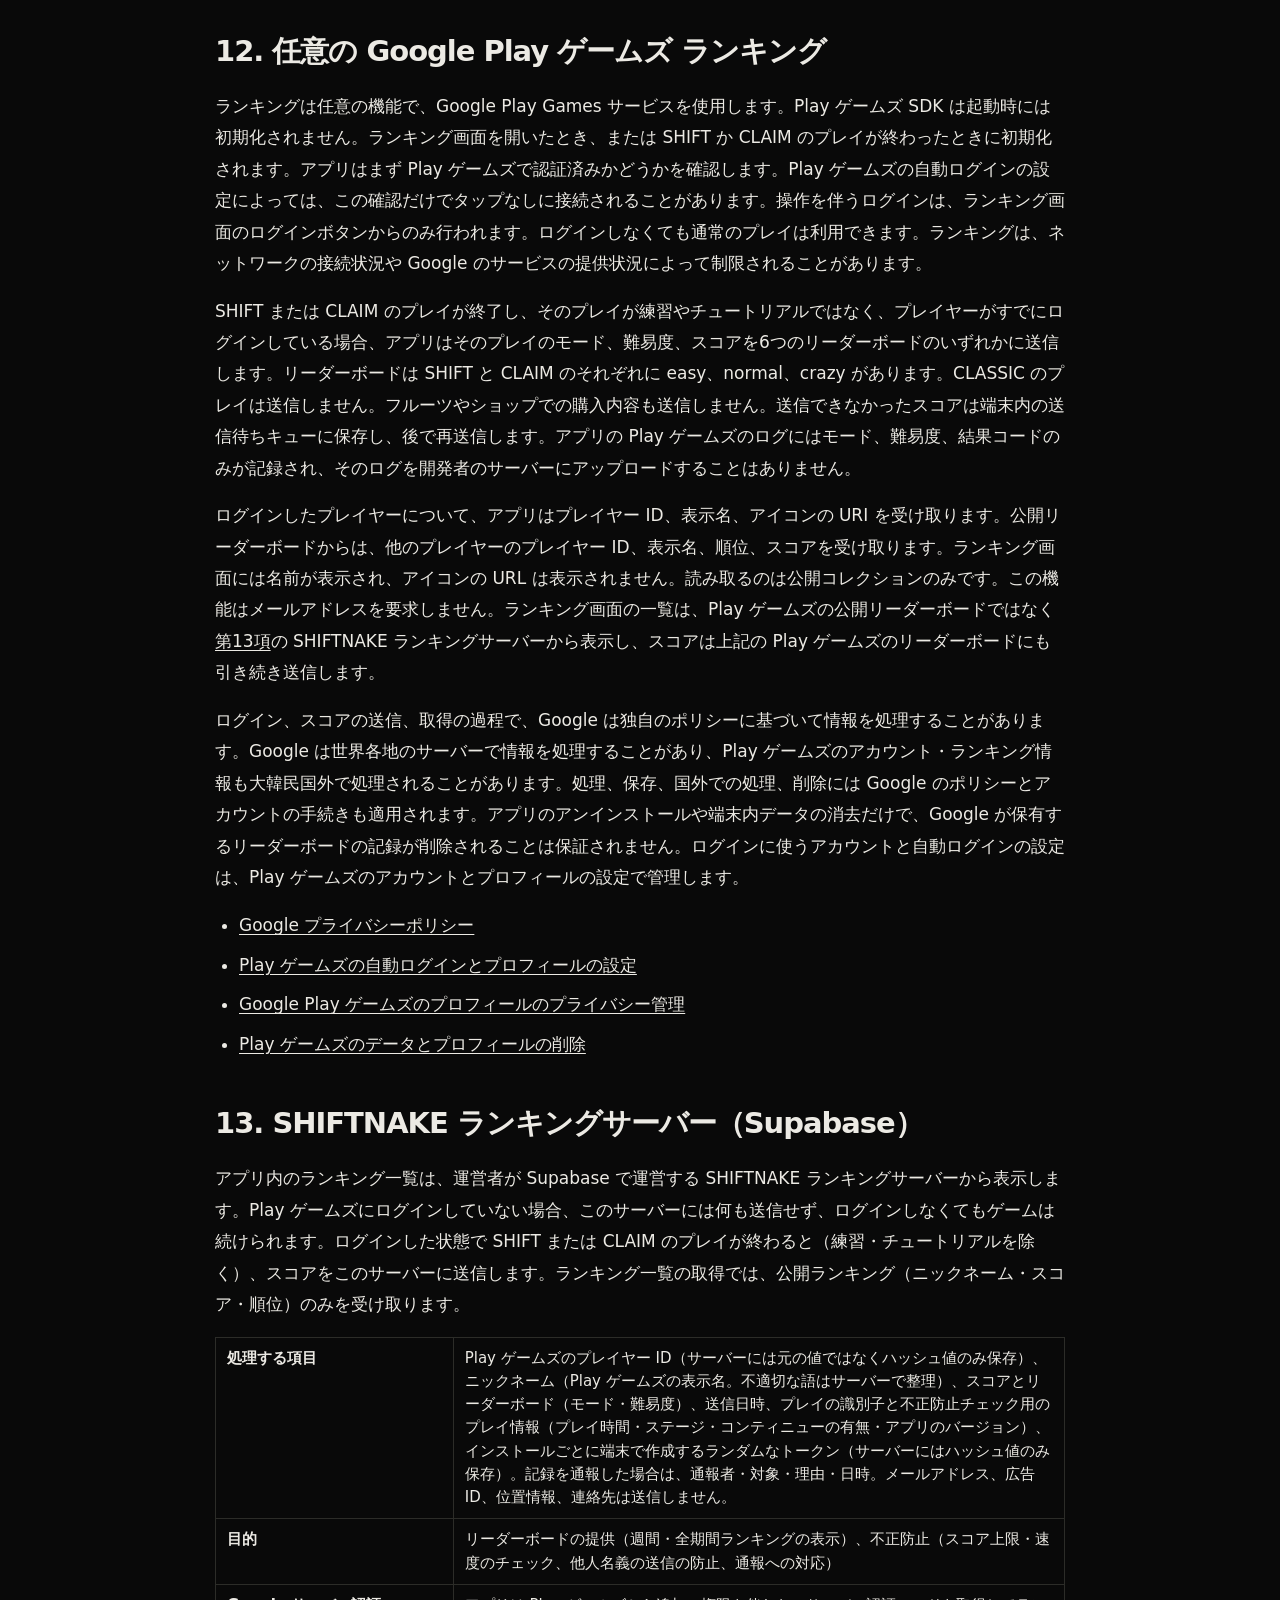
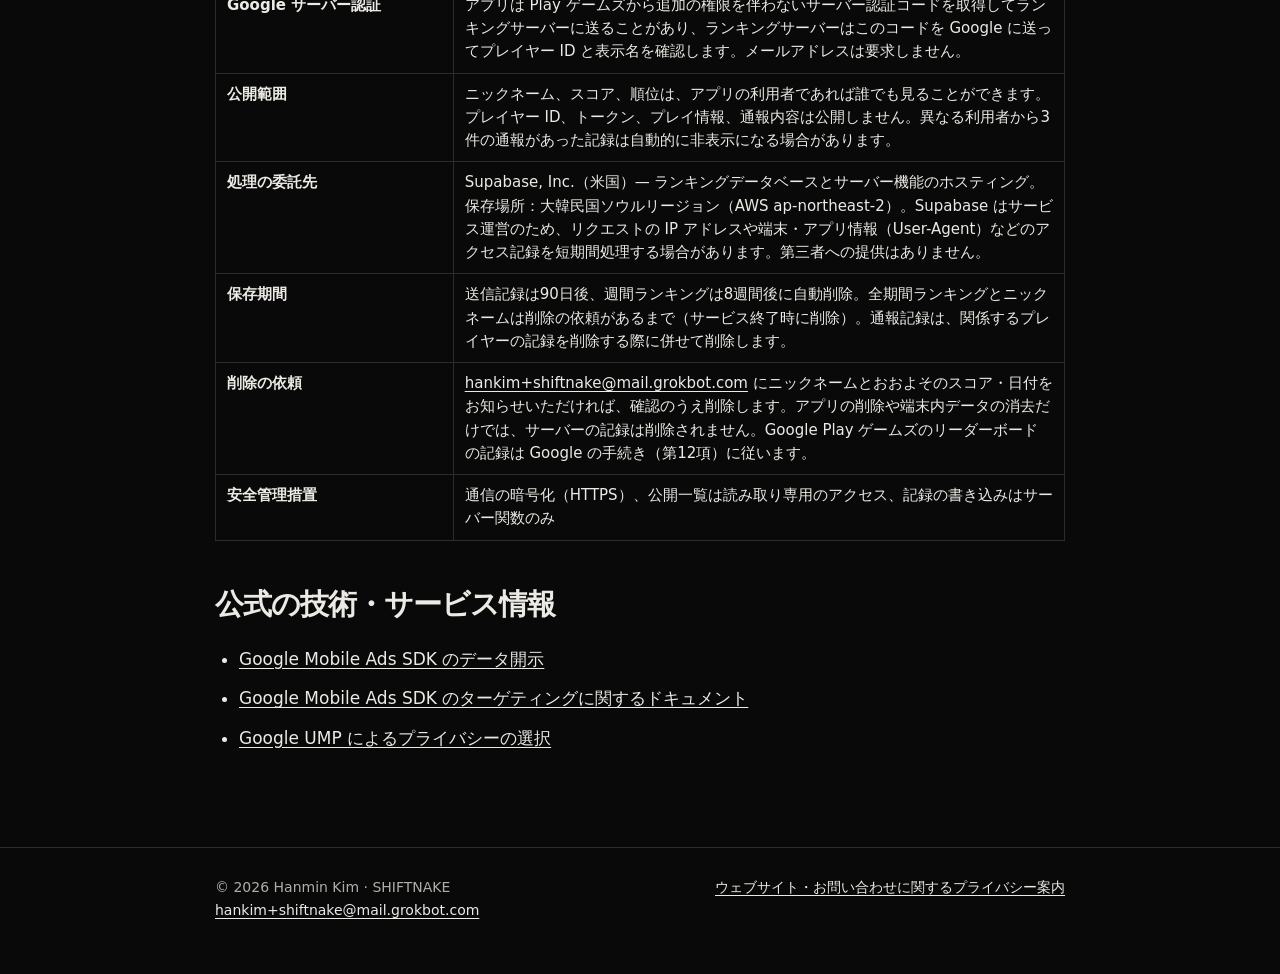
<file: android/privacy/ja/index.html>
<!doctype html>
<html lang="ja"><head><meta charset="utf-8"><meta name="viewport" content="width=device-width,initial-scale=1"><meta name="referrer" content="no-referrer"><meta name="theme-color" content="#090909"><meta http-equiv="Content-Security-Policy" content="default-src 'none'; img-src 'self'; style-src 'sha256-mZCpC5bgf5EtNobAqnoJslas/jGuhNfpX600oyV5mOA='; base-uri 'none'; form-action 'none'"><link rel="alternate" hreflang="ko" href="https://sleeplesshan.github.io/android/privacy/ko/"><link rel="alternate" hreflang="en" href="https://sleeplesshan.github.io/android/privacy/en/"><link rel="alternate" hreflang="ja" href="https://sleeplesshan.github.io/android/privacy/ja/"><link rel="alternate" hreflang="x-default" href="https://sleeplesshan.github.io/android/privacy/en/"><title>SHIFTNAKE Android | プライバシーポリシー</title><style>
:root {
  color-scheme: dark;
  --forest: #172820;
  --moss: #263b2d;
  --paper: #f1f0e8;
  --soft: #d7dccf;
  --acid: #c9e66b;
  --width: 1120px;
  font-family: system-ui, -apple-system, "Segoe UI", "Noto Sans KR", sans-serif;
}
* { box-sizing: border-box; }
html { scroll-behavior: smooth; }
body { margin: 0; background: var(--forest); color: var(--paper); font-size: 17px; line-height: 1.65; }
a { color: var(--acid); text-underline-offset: 4px; }
a:focus-visible, button:focus-visible, summary:focus-visible { outline: 3px solid var(--acid); outline-offset: 5px; }
.wrap { width: min(calc(100% - 48px), var(--width)); margin-inline: auto; }
header { background: var(--forest); }
.nav { min-height: 76px; display: flex; align-items: center; gap: 30px; }
.brand { color: var(--paper); font-size: 22px; font-weight: 900; letter-spacing: -.06em; text-decoration: none; }
.brand span { color: var(--acid); }
nav { display: flex; gap: 28px; margin-left: auto; }
nav a { min-height: 44px; display: inline-flex; align-items: center; color: var(--paper); font-size: 15px; text-decoration: none; }
.language { border: 0; padding: 10px 14px; background: var(--acid); color: var(--forest); font: inherit; font-size: 14px; font-weight: 700; cursor: pointer; }
.hero { display: grid; grid-template-columns: 1fr .78fr; gap: 54px; align-items: center; padding-block: 70px 76px; }
h1 { max-width: 720px; margin: 0 0 24px; font-size: clamp(48px, 7.3vw, 88px); letter-spacing: -.075em; line-height: .98; }
.lead { max-width: 610px; margin: 0 0 22px; color: var(--soft); font-size: clamp(19px, 2vw, 23px); }
.status { display: inline-block; color: var(--soft); font-size: 16px; font-weight: 500; }
.actions { display: flex; gap: 22px; flex-wrap: wrap; margin-top: 28px; }
.actions a { min-height: 44px; display: inline-flex; align-items: center; font-weight: 650; }
.screen { width: min(100%, 390px); justify-self: center; margin: 0; }
.screen img { display: block; width: 100%; height: auto; }
.screen figcaption { margin-top: 13px; color: var(--soft); font-size: 14px; }
section { scroll-margin-top: 22px; }
.route-alias { display: block; position: relative; top: -18px; }
.info { padding-block: 66px; background: var(--moss); }
.columns { display: grid; grid-template-columns: .85fr 1.15fr; gap: 56px; align-items: start; }
h2 { max-width: 580px; margin: 0 0 22px; font-size: clamp(32px, 4vw, 48px); line-height: 1.08; letter-spacing: -.06em; }
h3 { margin: 32px 0 8px; font-size: 23px; line-height: 1.25; }
p { margin: 0 0 16px; }
p:lang(ko) { word-break: keep-all; overflow-wrap: break-word; }
.actions a:first-child { padding: 12px 18px; background: var(--acid); color: var(--forest); text-decoration: none; }
.steps p { padding-block: 14px; color: var(--paper); }
.steps p + p { margin-top: 12px; }
.steps strong { color: var(--acid); }
.help { padding-block: 68px; }
.help-grid { display: grid; grid-template-columns: 1fr 1fr; gap: 70px; }
.help p { max-width: 520px; color: var(--soft); }
.email { display: inline-block; margin-top: 8px; font-size: clamp(21px, 3vw, 29px); font-weight: 700; overflow-wrap: anywhere; }
.privacy { padding-block: 58px 68px; background: var(--moss); }
.privacy p, .privacy li { max-width: 850px; color: var(--paper); }
.privacy details { padding-block: 14px; }
.privacy summary { cursor: pointer; color: var(--paper); font-size: 20px; font-weight: 700; }
.privacy ul { padding-left: 24px; }
footer { padding-block: 28px 36px; color: var(--soft); font-size: 14px; }
.footer { display: flex; flex-wrap: wrap; justify-content: space-between; gap: 18px; }
.en { display: none; }
body.english .ko { display: none; }
body.english .en { display: initial; }
body.english p.en, body.english h1.en, body.english h2.en,
body.english h3.en, body.english figcaption.en { display: block; }
body.english a.en { display: inline-flex; }
body.english li.en { display: list-item; }
@media (max-width: 760px) {
  .wrap { width: min(calc(100% - 36px), var(--width)); }
  .nav { min-height: 66px; flex-wrap: wrap; gap: 8px 14px; padding-block: 9px; }
  nav { order: 3; width: 100%; gap: 22px; margin: 0; }
  .hero { grid-template-columns: 1fr; gap: 34px; padding-block: 44px 52px; }
  h1 { font-size: clamp(40px, 11.5vw, 66px); }
  .screen { width: min(77%, 330px); }
  .info, .help, .privacy { padding-block: 48px; }
  .columns, .help-grid { grid-template-columns: 1fr; gap: 24px; }
  h2 { font-size: clamp(30px, 9vw, 40px); }
}
@media (prefers-reduced-motion: reduce) { html { scroll-behavior: auto; } }

.policy-nav{justify-content:space-between;flex-wrap:wrap}.policy-languages{display:flex;gap:22px;margin-left:auto}.policy-languages a{padding:8px 2px;min-height:44px}.policy-languages [aria-current]{color:var(--paper);font-weight:700}.policy-main{max-width:850px;padding-block:42px 76px}.policy-doc h1{max-width:100%;word-break:keep-all;overflow-wrap:normal;font-size:clamp(30px,5vw,44px);line-height:1.2;letter-spacing:-.045em}.policy-doc h2{max-width:100%;font-size:clamp(23px,3vw,29px);line-height:1.35;margin:44px 0 20px;letter-spacing:-.035em}.policy-doc p,.policy-doc li{line-height:1.85;overflow-wrap:anywhere}.policy-doc li+li{margin-top:8px}.policy-doc ul{padding-left:24px}.policy-summary{padding:20px 24px;margin:0 0 32px;background:var(--moss);border-left:3px solid var(--acid)}.policy-summary p{margin:0}.policy-toc{padding-block:15px 26px;margin-bottom:30px;border-bottom:1px solid #54715b}.policy-toc summary{cursor:pointer;font-weight:700}.policy-toc li{margin-block:8px}.policy-doc code{font-size:.9em;color:var(--acid)}.skip{position:absolute;left:-10000px}.skip:focus{left:18px;top:10px;z-index:5;background:var(--paper);color:var(--forest);padding:10px}.policy-footer{border-top:1px solid #54715b}@media(max-width:760px){.policy-main{padding-block:26px 46px}.policy-summary{padding:16px 18px}.policy-doc p,.policy-doc li{font-size:16px}.policy-doc h2{margin-top:36px}.policy-nav{min-height:70px}.policy-languages{gap:18px}}.policy-doc table{width:100%;border-collapse:collapse;margin:14px 0 22px;font-size:15px;line-height:1.55}.policy-doc th,.policy-doc td{border:1px solid rgba(214,222,230,.28);padding:9px 11px;text-align:left;vertical-align:top}.policy-doc th{width:28%;font-weight:700}
.brand{display:inline-flex;align-items:center;gap:12px;min-height:44px;forced-color-adjust:none;background:#090909}.brand .icon{width:36px;height:36px;display:block}.brand .mark{height:18px;width:auto;display:block}:root{--forest:#090909;--moss:#141412;--paper:#eceae4;--soft:#b0aea6;--acid:#eceae4;--width:850px}.policy-main{max-width:850px}.policy-toc,.policy-footer{border-color:#2c2c28}.policy-doc th,.policy-doc td{border-color:#2c2c28}a{text-underline-offset:.18em}</style></head><body><a class="skip" href="#policy">プライバシーポリシーへ移動</a><header><div class="wrap nav policy-nav"><a class="brand" href="https://sleeplesshan.github.io/"><img class="icon" src="../../../assets/app-icon-192.png" width="192" height="192" alt=""><img class="mark" src="../../../assets/title-wordmark-v1.png" width="1024" height="160" alt="SHIFTNAKE"></a><div class="policy-languages" aria-label="Language"><a href="../ko/" lang="ko">한국어</a><a href="../en/" lang="en">English</a><a href="../ja/" lang="ja" aria-current="page">日本語</a></div></div></header><main class="wrap policy-main"><aside class="policy-summary"><p>Google Play での一般公開（製品版）リリースに向けた現在の SHIFTNAKE Android ビルドは、バージョン 1.0.0 です。アプリ内での年齢確認はありません。アプリは年齢を尋ねたり、読み取ったり、保存したりしません。本ビルドでは Google AdMob が配信する実際の広告を表示します。広告は全画面のリワード広告と全画面のインタースティシャル広告です。バナー広告はありません。広告コンテンツのレーティング上限は T です。アプリは子ども向け取り扱いのフラグ（TFCD）、同意年齢未満のフラグ（TFUA）、年齢制限付きの取り扱いを設定しません。起動時にはフォームを表示しない UMP の確認のみを行います。Google UMP が選択を必要と判断した場合、同意フォームは起動時ではなく、最初の START 時または最初のリワード広告の視聴時に表示されます。メッセージが必要かどうかは、アプリではなく Google UMP が判断します。これには EEA・英国向けのメッセージと米国の州向けのメッセージが含まれます。アプリは年齢や地域によって広告をオフにしません。Google の UMP が広告をリクエストできると判断した場合（同意が不要な地域を含む）、すべての利用者に同じ方法で広告をリクエストします。EEA・英国などで同意を拒否した場合でも広告はリクエストされることがあり、その場合 Google は選択内容に応じてパーソナライズされていない広告または制限付きの広告を配信します。同意の確認を完了できなかった場合（ネットワークエラーなど）や広告を読み込めなかった場合は、広告なしでゲームが続行されます。報酬は広告を最後まで視聴して閉じた場合にのみ付与されます。任意の Play ゲームズのランキングは別の機能です。詳しくは<a href="#s13">第12項</a>をご覧ください。Play ゲームズにログインしている場合、スコアとニックネーム（Play ゲームズの表示名）は SHIFTNAKE ランキングサーバー（Supabase、ソウルリージョン）に送信され、公開ランキングに表示されます（<a href="#s14">第13項</a>）。</p></aside><details class="policy-toc"><summary>目次</summary><ol><li><a href="#s1">1. 適用範囲</a></li><li><a href="#s2">2. 端末内のゲームデータ</a></li><li><a href="#s3">3. 直接入力を求めない情報</a></li><li><a href="#s4">4. Google の広告・同意 SDK と通信</a></li><li><a href="#s5">5. 広告とプライバシーの選択</a></li><li><a href="#s6">6. 外部の処理事業者と広告パートナー</a></li><li><a href="#s7">7. 国外での処理</a></li><li><a href="#s8">8. 保存期間と削除</a></li><li><a href="#s9">9. 利用者の権利と安全管理</a></li><li><a href="#s10">10. 閲覧と改定</a></li><li><a href="#s12">11. 個人情報保護責任者と救済手段</a></li><li><a href="#s13">12. 任意の Google Play ゲームズ ランキング</a></li><li><a href="#s14">13. SHIFTNAKE ランキングサーバー（Supabase）</a></li><li><a href="#s11">公式の技術・サービス情報</a></li></ol></details><article id="policy" class="policy-doc"><h1 id="s0">SHIFTNAKE Android プライバシーポリシー</h1><p><strong>施行日：2026年11月21日（公開日から適用）・旧版：2026年11月19日施行版</strong></p><ul><li>アプリ：SHIFTNAKE Android（<code>com.sleeplesshan.shiftnake</code>）</li><li>適用対象：現在の Google Play ビルド（製品版リリースおよびテストトラック）、バージョン 1.0.0</li><li>運営者：Hanmin Kim（大韓民国の個人開発者）</li><li>プライバシーに関するお問い合わせ：<a href="mailto:hankim+shiftnake@mail.grokbot.com">hankim+shiftnake@mail.grokbot.com</a></li></ul><p>本書は韓国語版・英語版と同じ内容の日本語版です。</p><h2 id="s1">1. 適用範囲</h2><p>本ポリシーは、Hanmin Kim が提供する上記 SHIFTNAKE Android ビルドにおける端末内のゲームデータ、任意の Google Play ゲームズ ランキング、広告と同意、サポートへのお問い合わせに関する情報の取り扱いを説明するものです。アプリ内での年齢確認はありません。アプリは年齢を尋ねたり、読み取ったり、保存したりしません。子ども向け取り扱いのフラグ（TFCD）、同意年齢未満のフラグ（TFUA）、年齢制限付きの取り扱いは設定せず、パーソナライズされていない広告のみに限定することもしません。広告コンテンツのレーティング上限は T です。SHIFTNAKE は13歳未満の子どもを対象としておらず、Google Play での対象年齢は13歳以上です。</p><p>サポートサイトへのアクセスとサポートメールの取り扱いについては、別途<a href="https://sleeplesshan.github.io/#privacy-en" target="_blank" rel="noopener noreferrer">ウェブサイト・お問い合わせに関するプライバシー案内</a>で説明しています。本書は Android アプリに関するもので、ウェブサイトの案内とは別のものです。</p><h2 id="s2">2. 端末内のゲームデータ</h2><p>ゲームの提供と進行状況の保持のため、次の情報をアプリ専用の端末内データベースに保存します。</p><ul><li>進行状況とウォレット（所持フルーツなど）</li><li>実績</li><li>ベストスコア</li><li>選択中のスキン、ゲームモード、難易度</li><li>サウンド・音楽のオン／オフ、音量、言語、片手モード、グラフィック品質</li><li>広告表示の記録：ゲームオーバーの回数、インタースティシャル広告の表示予定の有無、リワード広告後の60秒のクールダウン</li><li>端末内にのみ保存される1日1回の報酬の記録：デイリーフルーツの日付（<code>shiftnake-daily-fruit-date-v1</code>）、デイリーシールドの日付（<code>shiftnake-daily-shield-date-v1</code>）、デイリーマグネットの日付・回数・待機フラグ（<code>shiftnake-daily-magnet-v1</code>）</li><li>オンボーディングの完了</li>
<li>ランキングサーバーへの送信待ちスコアと、インストールごとに作成するランダムなトークン（<a href="#s14">第13項</a>）</li><li>テスター向け 50,000 フルーツ付与の1回限りのローカル受領記録</li></ul><p>最後に再生した音楽トラックの ID はそのセッション中のみ保持され、このデータベースには含まれません。音楽と効果音のファイルはアプリに含まれており、アップロードされません。</p><p>開発者が運営するアカウント、ログイン、リモート保存サーバーはなく、アプリのコードがこれらのデータをアップロードすることはありません。例外として、Play ゲームズにログインしている場合は、プレイのスコアとランキングに必要な情報のみを<a href="#s14">第13項</a>の SHIFTNAKE ランキングサーバーに送信します。分析 SDK やクラッシュ報告 SDK もありません。Google SDK の通信、UMP SDK が保存する同意状態、OS のバックアップは、このデータベースとは別のものです。</p><p>Android のバックアップは許可されています。端末、OS の設定、バックアップサービスによっては、アプリのデータが Android のバックアップや端末間の移行でコピーされる場合があります。これは開発者が運営するアカウント型のクラウド保存ではありません。旧ファイル <code>shiftnake_age_band</code> はこのバックアップと移行の対象外です。アプリはこのファイルを読み書きしません。</p><h2 id="s3">3. 直接入力を求めない情報</h2><p>アプリは会員登録や、氏名、電話番号、公的な識別番号、生年月日、年齢の入力を求めません。カメラ、マイク、位置情報、連絡先へのアクセスも求めません。</p><p>アプリ内での年齢確認はありません。アプリのどの部分も年齢を読み書きしません。</p><p>アプリが宣言している権限は <code>INTERNET</code>、<code>ACCESS_NETWORK_STATE</code>、<code>com.google.android.gms.permission.AD_ID</code> です。ライブラリにより <code>WAKE_LOCK</code>、<code>FOREGROUND_SERVICE</code>、<code>DYNAMIC_RECEIVER_NOT_EXPORTED_PERMISSION</code> が追加されます。本ビルドには <code>ACCESS_ADSERVICES_AD_ID</code>、<code>ACCESS_ADSERVICES_ATTRIBUTION</code>、<code>ACCESS_ADSERVICES_TOPICS</code> は含まれていません。</p><p>通常のオンライン状態の確認では、インターネット接続、検証済み、キャプティブポータルの各フラグを含む Android のネットワーク接続状態を読み取ります。アプリが独自の HTTP 接続確認を送信したり、接続履歴を開発者のサーバーにアップロードしたりすることはありません。OS や外部 SDK の通信はこれとは別です。</p><h2 id="s4">4. Google の広告・同意 SDK と通信</h2><p>本ビルドには Google Mobile Ads SDK（play-services-ads）25.5.0、User Messaging Platform（UMP）4.0.0、Play Games Services（play-services-games-v2）22.1.0 が含まれています。メディエーション SDK、Firebase Analytics、Crashlytics、その他の分析 SDK やクラッシュ報告 SDK は含まれていません。Ads SDK に同梱される Google の測定ライブラリは含まれており、アプリ測定の初期化は Ads SDK の初期化まで遅らせています。Google Mobile Ads SDK は、AD_ID 権限と端末の設定に応じて Android の広告 ID を使用することがあります。広告 ID は Android の設定でリセットまたは削除できます。広告のリクエストと表示の過程で、Google は広告 ID やその他の端末・アプリの識別子、IP アドレス（おおよその位置の推定に使われることがあります）、端末・アプリの情報、広告への操作やその他のアプリ内アクティビティ、SDK の診断・パフォーマンス情報などを収集または受け取ることがあります。この SDK が処理しうる項目については、本書末尾にある Google のデータ開示情報をご覧ください。あわせて<a href="https://policies.google.com/technologies/partner-sites?hl=ja" target="_blank" rel="noopener noreferrer">Google のサービスを使用するサイトやアプリから収集した情報の Google による使用</a>と<a href="https://support.google.com/admob/answer/6128543?hl=ja" target="_blank" rel="noopener noreferrer">Google AdMob</a>もご確認ください。</p><p>本ビルドは運営者の実際の Google AdMob 広告ユニット（リワード1つ、インタースティシャル1つ）を使用するため、Google とその広告技術パートナーの実際の広告が表示されます。広告はすべて全画面です。バナー広告はありません。報酬は報酬を獲得して広告を閉じた後にのみ付与されます。リワード広告は、利用者が視聴を選んだ場合にのみ表示されます。</p><ul><li>ゲームオーバー後のコンティニュー（結果画面、1プレイにつき1回）</li><li>死亡時またはクリア時の結果画面でのフルーツ2倍（1プレイにつき1回、そのプレイで獲得したフルーツが0より多い場合のみ）</li><li>ショップでのデイリーフルーツ +100（端末のローカル日付で1日1回）</li><li>ショップのシールドカードからのその日限りのシールド +1（1日1回）。そのシールドは当日の SHIFT と CLAIM のプレイに適用されます</li><li>ショップのマグネットカードからの1プレイ分のマグネット（1日最大3回、待機できるのは1プレイ分まで）。マグネットを所持している間はカードが表示されません</li><li>ショップのスキン画面からの24時間のスキン体験。同時に有効な体験は1つのみです。セレスティアルのスキンは広告2回が必要です</li></ul><p>インタースティシャル広告は、新しいプレイを開始するとき（START または RETRY）に表示されることがあります。ゲームオーバーが3回終わると表示予定になります。リワード広告の視聴完了から60秒以内には表示されず、事前に読み込まれていない場合はスキップされます。</p><p>Google の Mobile Ads 自動初期化と Play ゲームズの自動初期化は使用していません。起動時、アプリは読み取り専用の UMP 同意情報リクエストを行います。このリクエストはフォームを表示せず、Ads SDK も起動しません。設定画面に表示する同意状態を取得するだけです。UMP が同意が必要と報告した場合、同意フォームは新しいプレイの最初の START 時または最初のリワード広告の視聴時に読み込まれ、表示されます。その後アプリは、UMP が広告リクエストを許可しているかを確認します。許可されている場合に限り、別プロセスで広告コンテンツのレーティング上限 T を設定して Mobile Ads を初期化し、広告を読み込みます。アプリはパーソナライズされていない広告のみに限定せず、TFCD、TFUA、年齢制限付きの取り扱いも設定しません。アプリは年齢や地域によって広告をオフにしません。Google の UMP が広告をリクエストできると判断した場合（同意が不要な地域を含む）、すべての利用者に同じ方法で広告をリクエストします。EEA・英国などで同意を拒否した場合でも広告はリクエストされることがあり、その場合 Google は選択内容に応じてパーソナライズされていない広告または制限付きの広告を配信します。同意の確認を完了できなかった場合（ネットワークエラーなど）や広告を読み込めなかった場合は、広告なしでゲームが続行され、報酬は広告を最後まで視聴して閉じた場合にのみ付与されます。アプリが独自の地域ルールを追加することはありません。EEA・英国向けのメッセージや米国の州向けのメッセージを含め、メッセージが必要かどうかは Google UMP が判断します。</p><h2 id="s5">5. 広告とプライバシーの選択</h2><p>アプリ内での年齢確認はなく、年齢を設定する操作もありません。広告コンテンツのレーティング上限は T です。子ども向け（TFCD）、同意年齢未満（TFUA）、年齢制限付きの取り扱いのフラグは設定しません。アプリはパーソナライズされていない広告のみに限定しません。これらの説明は、Google Mobile Ads SDK が情報を処理しないという意味ではありません。</p><p>同意フォームは起動時には表示されません。Google UMP が選択を必要とする場合、最初の START 時または最初のリワード広告の視聴時に表示されます。アプリは年齢や地域によって広告をオフにしません。Google の UMP が広告をリクエストできると判断した場合（同意が不要な地域を含む）、すべての利用者に同じ方法で広告をリクエストします。EEA・英国などで同意を拒否した場合でも広告はリクエストされることがあり、その場合 Google は選択内容に応じてパーソナライズされていない広告または制限付きの広告を配信します。同意の確認を完了できなかった場合（ネットワークエラーなど）や広告を読み込めなかった場合は、広告なしでゲームが続行され、報酬は広告を最後まで視聴して閉じた場合にのみ付与されます。</p><p>UMP がプライバシー オプションが必要と報告した場合、設定の「Privacy options」（プライバシー オプション）からそのフォームを開き、選択を変更または撤回できます。設定にある韓国語版・英語版のプライバシーポリシーへのリンクは外部ブラウザで開き、広告の同意の選択には左右されません。同意状態を確認できなかった場合は、設定の「Retry with current choice」（現在の選択で再試行）で再確認できます。選択を変更しただけでは、Google がすでに保有している情報は削除されません。</p><p>14歳未満の利用者の個人情報が必要なお問い合わせは、保護者を通じてご連絡ください。お子さまの氏名、正確な生年月日、写真、位置などの不要な情報は送らないでください。不要な子どもの情報を把握した場合は、必要最小限の対応と速やかな最小化・削除を優先します。</p><h2 id="s6">6. 外部の処理事業者と広告パートナー</h2><p>Google の広告・同意サービスと、実際に適用される広告技術パートナーは、それぞれのサービス規約とプライバシーポリシーに基づいて情報を処理することがあります。請求先の国が大韓民国である場合の Google の公開規約では、契約主体は Google Asia Pacific Pte. Ltd. とされています。Google のプライバシーポリシーは Google LLC と関連会社のサービスについて説明しています。契約主体、その処理上の役割、実際の保存場所が同じであるとは限りません。Google のサービス別データ保護情報では、AdMob の広告は独立した管理者として提供されるサービスに含まれ、別途処理者として示される機能は利用するサービスによって異なります。Google がアプリのすべての情報を運営者の指示のみに基づいて処理するとは表明していません。</p><p>本ビルドの第三者サービスは Google の Mobile Ads と UMP、Play ゲームズ、Play 開発者サービスです。メディエーション SDK は含まれていません。Firebase Analytics、Crashlytics、その他の分析 SDK やクラッシュ報告 SDK もありません。広告は運営者の Google AdMob アカウントと実際の広告ユニットを通じて配信されます。UMP が同意メッセージを提供する場合、その画面でパートナーとそれぞれのポリシーを確認できます。そのメッセージの対象地域はアプリが決めるものではありません。</p><p>選択されたアカウント一覧や包括的な参照ディレクトリは、掲載されたすべての事業者が実際に情報を受け取ったことの証明ではありません。</p><ul><li><a href="https://policies.google.com/privacy?hl=ja" target="_blank" rel="noopener noreferrer">Google プライバシーポリシー</a></li><li><a href="https://policies.google.com/technologies/partner-sites?hl=ja" target="_blank" rel="noopener noreferrer">Google のサービスを使用するサイトやアプリから収集した情報の Google による使用</a></li><li><a href="https://support.google.com/admob/answer/9012903?hl=ja" target="_blank" rel="noopener noreferrer">AdMob の広告技術パートナーに関する情報</a></li><li><a href="https://business.safety.google/adsservices/" target="_blank" rel="noopener noreferrer">Google 広告サービスの処理上の役割</a></li></ul><p>運営者は、データベースとサーバー機能のホスティングを Supabase, Inc.（米国）に委託して SHIFTNAKE ランキングサーバーを運営しています。Supabase は運営者の指示に従ってランキングデータを処理します。運営者はこの情報を販売したり、広告に使用したり、第三者に提供したりしません。<a href="https://supabase.com/privacy" target="_blank" rel="noopener noreferrer">Supabase プライバシーポリシー</a></p>
<h2 id="s7">7. 国外での処理</h2><p>Google は、情報が世界各地のサーバーで処理されることがあると説明しています。そのため、SDK の通信、サービスの提供、OS のバックアップサービスにより、大韓民国外で処理が行われることがあります。契約会社の所在国は、実際のサーバーの所在国や経路を網羅的に示すものではありません。</p><p>広告情報は、上記の UMP と広告の流れの中で Google の SDK を通じて処理されます。ゲームデータを開発者のサーバーに集めてから Google に一括で移転する機能はありません。Google による国外での処理、保存、権利行使の手続きについては、下記の Google の情報もご確認ください。本ポリシーは、すべての広告リクエストの実際のサーバー所在国や経路を特定するものではなく、1つの契約や同意の仕組みがすべての国外での処理をカバーすると述べるものでもありません。広告契約主体の所在地は、実際の処理場所と異なる場合があります。</p><ul><li><a href="https://business.safety.google/adsdatatransfers/" target="_blank" rel="noopener noreferrer">Google の国際データ移転に関する情報</a></li><li><a href="https://policies.google.com/privacy/frameworks?hl=ja" target="_blank" rel="noopener noreferrer">Google のプライバシーと国際移転の枠組み</a></li></ul><h3>広告・UMP の国外移転の詳細</h3><table><tr><th>移転先（連絡先）</th><td>Google LLC（プライバシーに関する連絡先：<a href="https://support.google.com/policies/contact/general_privacy_form" target="_blank" rel="noopener noreferrer">Google プライバシーお問い合わせフォーム</a>）</td></tr><tr><th>移転先の国</th><td>米国および Google がデータセンターを運営するその他の国</td></tr><tr><th>項目</th><td>AD_ID 権限と端末の設定で許可されている場合の Android 広告 ID、Google Mobile Ads SDK とそれに含まれる測定ライブラリが広告の配信と測定のために処理する情報、UMP SDK が保持する UMP の同意状態。アプリは年齢を収集・送信しません。Google の SDK 開示に記載されたその他の項目については、本書末尾のリンクをご覧ください。</td></tr><tr><th>目的</th><td>広告の配信、Google Mobile Ads SDK に同梱されたライブラリによる測定、UMP の同意</td></tr><tr><th>時期と方法</th><td>起動時に、フォームを表示せず Ads SDK も起動しない読み取り専用の UMP 同意情報リクエストを行います。UMP が選択を必要とする場合、フォームは最初の START 時または最初のリワード広告の視聴時に表示されます。広告のリクエストと表示は、UMP が許可した場合にのみ行われます。送信は、アプリに含まれる Google Mobile Ads SDK と UMP によりネットワーク経由で行われます。</td></tr><tr><th>保存期間</th><td>データの種類と目的によって異なる Google の保存ポリシーに従います — <a href="https://policies.google.com/technologies/retention?hl=ja" target="_blank" rel="noopener noreferrer">Google のデータ保持に関する情報</a></td></tr><tr><th>拒否の方法とその影響</th><td>EEA・英国などで同意を拒否した場合でも広告はリクエストされることがあり、Google は選択内容に応じてパーソナライズされていない広告または制限付きの広告を配信します。同意の確認を完了できなかった場合（ネットワークエラーなど）や広告を読み込めなかった場合は、広告なしでゲームが続行されます。コンティニュー、フルーツ2倍、1日1回のフルーツ +100、1日1回のシールド +1、1日最大3回のマグネット、24時間のスキン体験の報酬は、広告を最後まで視聴して閉じた場合にのみ付与されます。UMP が提供する場合、設定の「Privacy options」で選択を変更または撤回できます。広告 ID は Android の設定でリセットまたは削除できます。</td></tr></table><p>上の表は Google Mobile Ads と UMP による広告・同意の処理に関するものです。Play ゲームズのアカウント・ランキング情報とその国外での処理については、<a href="#s13">第12項</a>を別途ご覧ください。広告の同意と Play ゲームズへの接続は別の流れです。</p><p>SHIFTNAKE ランキングサーバーのデータは、Supabase の大韓民国ソウルリージョン（AWS ap-northeast-2）に保存されます。委託先の Supabase, Inc. は米国法人のため、サービスの運営・サポート・セキュリティ対応の過程で、米国など国外からアクセス・処理される場合があります。詳しくは<a href="#s14">第13項</a>をご覧ください。</p>
<h2 id="s8">8. 保存期間と削除</h2><p>端末内のゲームデータは、ゲームの提供と進行状況・設定の保持のために保存されます。Android でアプリのデータを消去したりアンインストールしたりすると削除されることがあり、進行状況、通貨、設定が失われます。メニューやバックアップの動作は端末によって異なります。OS のバックアップや移行によるコピー、外部サービスのデータが同時に削除されることは保証されません。</p><p>Google の SDK とサービスの保存期間は、情報の種類、目的、アカウントとサービスの設定、セキュリティ、法的義務によって異なります。一部の情報は削除リクエストやアカウントの管理機能で管理され、一部は所定の期間後に期限切れまたは匿名化され、一部は限定的な理由でより長く保存されます。本ポリシーは、すべての SDK データについて1つの固定の保存期間を定めるものではありません。</p><p>運営者が保有するサポートのメッセージと添付ファイルは、お問い合わせの完了後90日以内に削除します。対応中のお問い合わせや法令で保存が必要な記録は個別に判断し、不要または機微な情報はより早く最小化します。メールボックス提供者や GitHub による独自のセキュリティ、バックアップ、その他の処理が同じ期限で消去されることは保証されません。</p><ul><li><a href="https://policies.google.com/technologies/retention?hl=ja" target="_blank" rel="noopener noreferrer">Google のデータ保持と削除に関する情報</a></li><li><a href="https://sleeplesshan.github.io/#privacy-en" target="_blank" rel="noopener noreferrer">ウェブサイト・サポートへのお問い合わせの保存と削除</a></li></ul><p>SHIFTNAKE ランキングサーバーでは、送信記録は90日後、週間ランキングは8週間後に自動的に削除されます。全期間ランキングとニックネームは削除の依頼があるまで保存します（<a href="#s14">第13項</a>）。</p>
<h2 id="s9">9. 利用者の権利と安全管理</h2><p>ご本人または法定代理人は、適用される法令に基づく閲覧、訂正、削除、処理の停止、同意の撤回などのご請求を<a href="mailto:hankim+shiftnake@mail.grokbot.com">サポートメール</a>にお送りいただけます。本人確認は必要最小限の範囲でのみお願いします。求められていないパスワード、確認コード、不要な身分証明書の写しは送らないでください。</p><p>開発者は、端末内のゲームデータを遠隔で閲覧・削除する管理サーバーを運営していません。端末に保存された情報は、端末の設定で管理していただく必要がある場合があります。外部の提供者が直接保有する情報には、その提供者の手続きも適用されます。アンインストール、同意の変更、Google アカウントの1つの設定の変更だけで、関連するすべての記録が直ちに削除されることは保証されません。</p><p>お問い合わせ記録へのアクセスは必要な範囲に限定し、不要なコピーは最小限にしていますが、完全な安全性を保証するものではありません。</p><p>SHIFTNAKE ランキングサーバー上のご自身の記録の削除は、<a href="mailto:hankim+shiftnake@mail.grokbot.com">サポートメール</a>で依頼できます。アプリの削除や端末内データの消去だけでは、ランキングサーバーの記録は削除されません。</p>
<h2 id="s10">10. 閲覧と改定</h2><p>アプリの設定にある韓国語版・英語版のプライバシーポリシーへのリンクは外部ブラウザで本ポリシーを開き、広告の同意の選択には左右されません。日本語版は、このページ上部の言語切り替えから表示できます。UMP のプライバシー オプションのボタンはこれらのリンクとは別の機能で、UMP が必要と報告した場合に表示されます。</p><p>機能、SDK、目的、パートナー、保存基準が変更された場合は、本ポリシーと施行日を更新し、法令で必要な場合は別途の通知または同意の手続きを行います。すでに保有されている情報に関する権利については、上記のサポート窓口と各提供者の手続きをご利用ください。</p><h2 id="s12">11. 個人情報保護責任者と救済手段</h2><table><tr><th>個人情報保護責任者</th><td>Hanmin Kim（김한민）、運営者（個人開発者）</td></tr><tr><th>連絡先</th><td><a href="mailto:hankim+shiftnake@mail.grokbot.com">hankim+shiftnake@mail.grokbot.com</a></td></tr></table><p>大韓民国の利用者は、個人情報侵害申告センター（118、privacy.kisa.or.kr）、個人情報紛争調停委員会（1833-6972、www.kopico.go.kr）、大検察庁（1301）、警察庁サイバー捜査局（182、ecrm.police.go.kr）にもお問い合わせいただけます。</p><h2 id="s13">12. 任意の Google Play ゲームズ ランキング</h2><p>ランキングは任意の機能で、Google Play Games サービスを使用します。Play ゲームズ SDK は起動時には初期化されません。ランキング画面を開いたとき、または SHIFT か CLAIM のプレイが終わったときに初期化されます。アプリはまず Play ゲームズで認証済みかどうかを確認します。Play ゲームズの自動ログインの設定によっては、この確認だけでタップなしに接続されることがあります。操作を伴うログインは、ランキング画面のログインボタンからのみ行われます。ログインしなくても通常のプレイは利用できます。ランキングは、ネットワークの接続状況や Google のサービスの提供状況によって制限されることがあります。</p><p>SHIFT または CLAIM のプレイが終了し、そのプレイが練習やチュートリアルではなく、プレイヤーがすでにログインしている場合、アプリはそのプレイのモード、難易度、スコアを6つのリーダーボードのいずれかに送信します。リーダーボードは SHIFT と CLAIM のそれぞれに easy、normal、crazy があります。CLASSIC のプレイは送信しません。フルーツやショップでの購入内容も送信しません。送信できなかったスコアは端末内の送信待ちキューに保存し、後で再送信します。アプリの Play ゲームズのログにはモード、難易度、結果コードのみが記録され、そのログを開発者のサーバーにアップロードすることはありません。</p><p>ログインしたプレイヤーについて、アプリはプレイヤー ID、表示名、アイコンの URI を受け取ります。公開リーダーボードからは、他のプレイヤーのプレイヤー ID、表示名、順位、スコアを受け取ります。ランキング画面には名前が表示され、アイコンの URL は表示されません。読み取るのは公開コレクションのみです。この機能はメールアドレスを要求しません。ランキング画面の一覧は、Play ゲームズの公開リーダーボードではなく<a href="#s14">第13項</a>の SHIFTNAKE ランキングサーバーから表示し、スコアは上記の Play ゲームズのリーダーボードにも引き続き送信します。</p><p>ログイン、スコアの送信、取得の過程で、Google は独自のポリシーに基づいて情報を処理することがあります。Google は世界各地のサーバーで情報を処理することがあり、Play ゲームズのアカウント・ランキング情報も大韓民国外で処理されることがあります。処理、保存、国外での処理、削除には Google のポリシーとアカウントの手続きも適用されます。アプリのアンインストールや端末内データの消去だけで、Google が保有するリーダーボードの記録が削除されることは保証されません。ログインに使うアカウントと自動ログインの設定は、Play ゲームズのアカウントとプロフィールの設定で管理します。</p><ul><li><a href="https://policies.google.com/privacy?hl=ja" target="_blank" rel="noopener noreferrer">Google プライバシーポリシー</a></li><li><a href="https://support.google.com/googleplay/answer/3129346?hl=ja" target="_blank" rel="noopener noreferrer">Play ゲームズの自動ログインとプロフィールの設定</a></li><li><a href="https://support.google.com/googleplay/answer/16562063?hl=ja" target="_blank" rel="noopener noreferrer">Google Play ゲームズのプロフィールのプライバシー管理</a></li><li><a href="https://support.google.com/googleplay/answer/9130646?hl=ja" target="_blank" rel="noopener noreferrer">Play ゲームズのデータとプロフィールの削除</a></li></ul><h2 id="s14">13. SHIFTNAKE ランキングサーバー（Supabase）</h2>
<p>アプリ内のランキング一覧は、運営者が Supabase で運営する SHIFTNAKE ランキングサーバーから表示します。Play ゲームズにログインしていない場合、このサーバーには何も送信せず、ログインしなくてもゲームは続けられます。ログインした状態で SHIFT または CLAIM のプレイが終わると（練習・チュートリアルを除く）、スコアをこのサーバーに送信します。ランキング一覧の取得では、公開ランキング（ニックネーム・スコア・順位）のみを受け取ります。</p>
<table>
<tr><th>処理する項目</th><td>Play ゲームズのプレイヤー ID（サーバーには元の値ではなくハッシュ値のみ保存）、ニックネーム（Play ゲームズの表示名。不適切な語はサーバーで整理）、スコアとリーダーボード（モード・難易度）、送信日時、プレイの識別子と不正防止チェック用のプレイ情報（プレイ時間・ステージ・コンティニューの有無・アプリのバージョン）、インストールごとに端末で作成するランダムなトークン（サーバーにはハッシュ値のみ保存）。記録を通報した場合は、通報者・対象・理由・日時。メールアドレス、広告 ID、位置情報、連絡先は送信しません。</td></tr>
<tr><th>目的</th><td>リーダーボードの提供（週間・全期間ランキングの表示）、不正防止（スコア上限・速度のチェック、他人名義の送信の防止、通報への対応）</td></tr>
<tr><th>Google サーバー認証</th><td>アプリは Play ゲームズから追加の権限を伴わないサーバー認証コードを取得してランキングサーバーに送ることがあり、ランキングサーバーはこのコードを Google に送ってプレイヤー ID と表示名を確認します。メールアドレスは要求しません。</td></tr>
<tr><th>公開範囲</th><td>ニックネーム、スコア、順位は、アプリの利用者であれば誰でも見ることができます。プレイヤー ID、トークン、プレイ情報、通報内容は公開しません。異なる利用者から3件の通報があった記録は自動的に非表示になる場合があります。</td></tr>
<tr><th>処理の委託先</th><td>Supabase, Inc.（米国）— ランキングデータベースとサーバー機能のホスティング。保存場所：大韓民国ソウルリージョン（AWS ap-northeast-2）。Supabase はサービス運営のため、リクエストの IP アドレスや端末・アプリ情報（User-Agent）などのアクセス記録を短期間処理する場合があります。第三者への提供はありません。</td></tr>
<tr><th>保存期間</th><td>送信記録は90日後、週間ランキングは8週間後に自動削除。全期間ランキングとニックネームは削除の依頼があるまで（サービス終了時に削除）。通報記録は、関係するプレイヤーの記録を削除する際に併せて削除します。</td></tr>
<tr><th>削除の依頼</th><td><a href="mailto:hankim+shiftnake@mail.grokbot.com">hankim+shiftnake@mail.grokbot.com</a> にニックネームとおおよそのスコア・日付をお知らせいただければ、確認のうえ削除します。アプリの削除や端末内データの消去だけでは、サーバーの記録は削除されません。Google Play ゲームズのリーダーボードの記録は Google の手続き（第12項）に従います。</td></tr>
<tr><th>安全管理措置</th><td>通信の暗号化（HTTPS）、公開一覧は読み取り専用のアクセス、記録の書き込みはサーバー関数のみ</td></tr>
</table>
<h2 id="s11">公式の技術・サービス情報</h2><ul><li><a href="https://developers.google.com/admob/android/privacy/play-data-disclosure" target="_blank" rel="noopener noreferrer">Google Mobile Ads SDK のデータ開示</a></li><li><a href="https://developers.google.com/admob/android/targeting" target="_blank" rel="noopener noreferrer">Google Mobile Ads SDK のターゲティングに関するドキュメント</a></li><li><a href="https://developers.google.com/admob/android/privacy" target="_blank" rel="noopener noreferrer">Google UMP によるプライバシーの選択</a></li></ul></article></main><footer class="policy-footer"><div class="wrap footer"><p>© 2026 Hanmin Kim · SHIFTNAKE<br><a href="mailto:hankim+shiftnake@mail.grokbot.com">hankim+shiftnake@mail.grokbot.com</a></p><a href="https://sleeplesshan.github.io/#privacy-en">ウェブサイト・お問い合わせに関するプライバシー案内</a></div></footer></body></html>
</file>
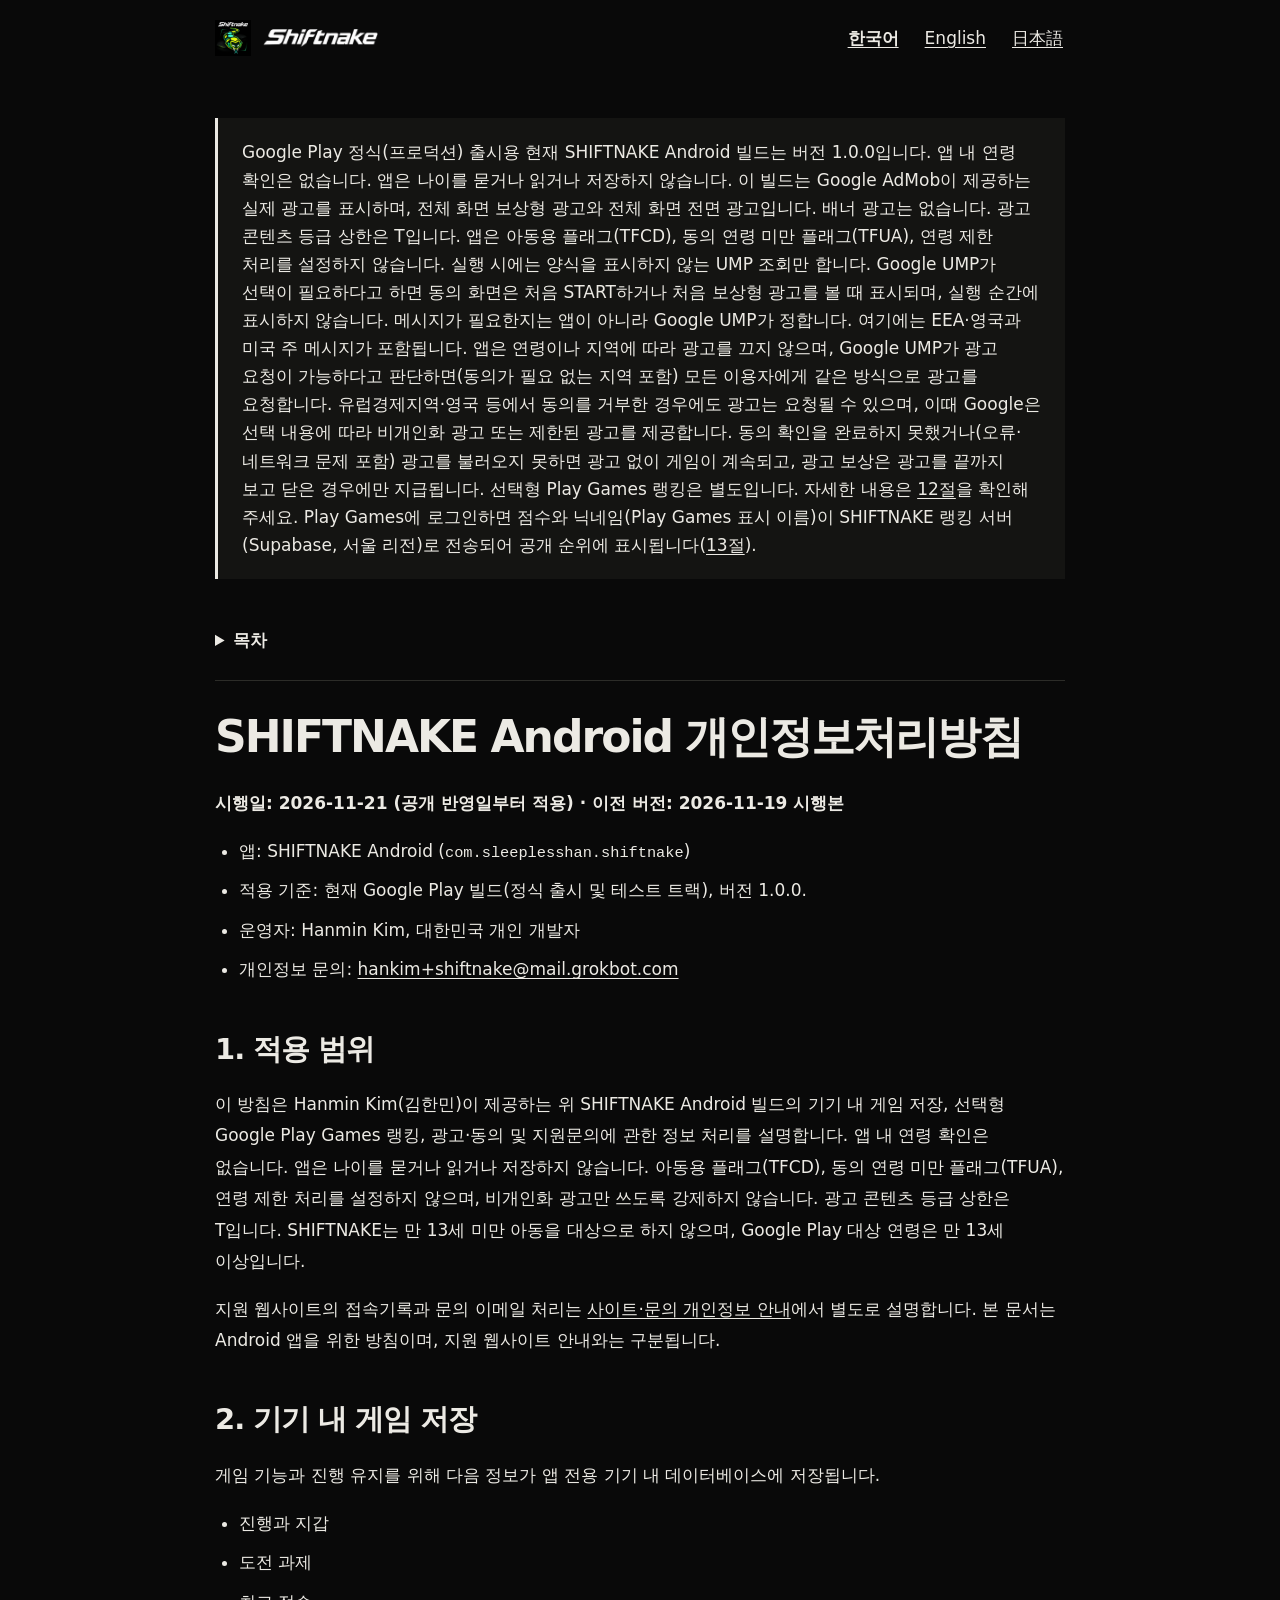
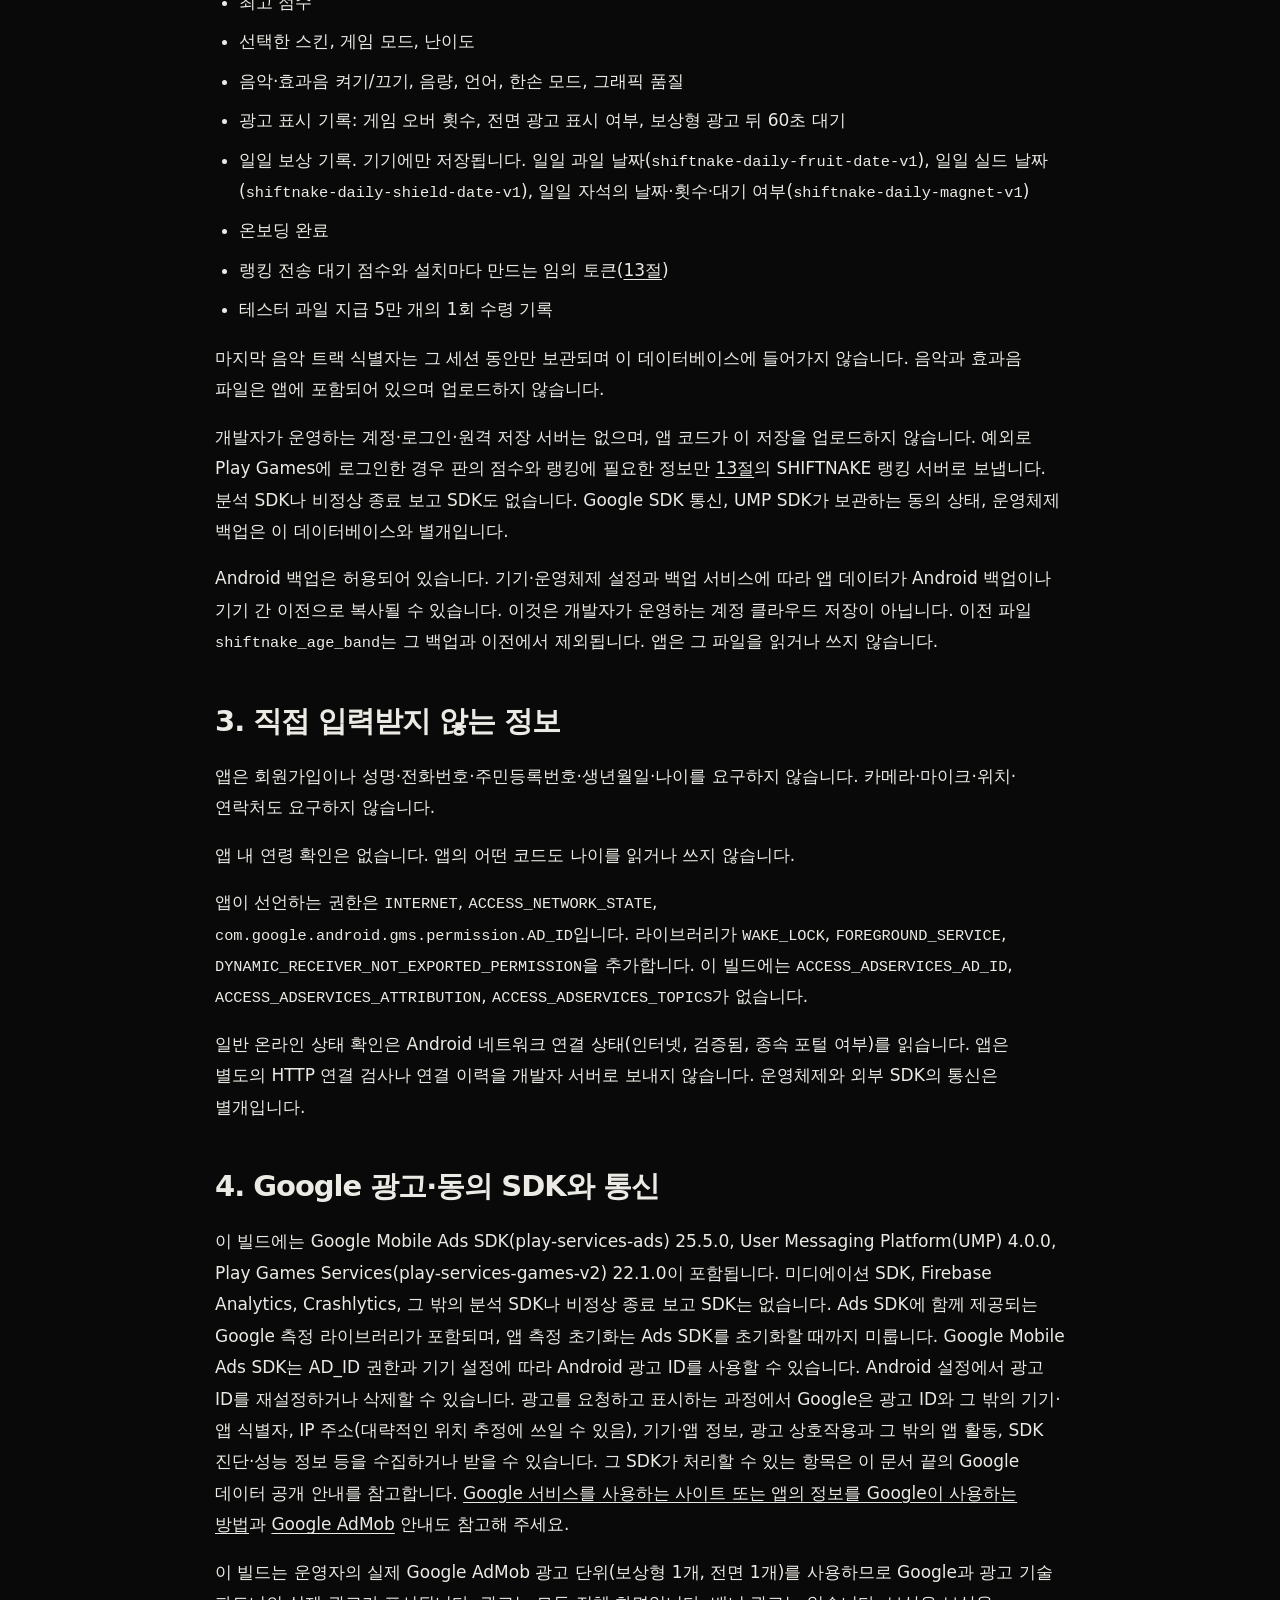
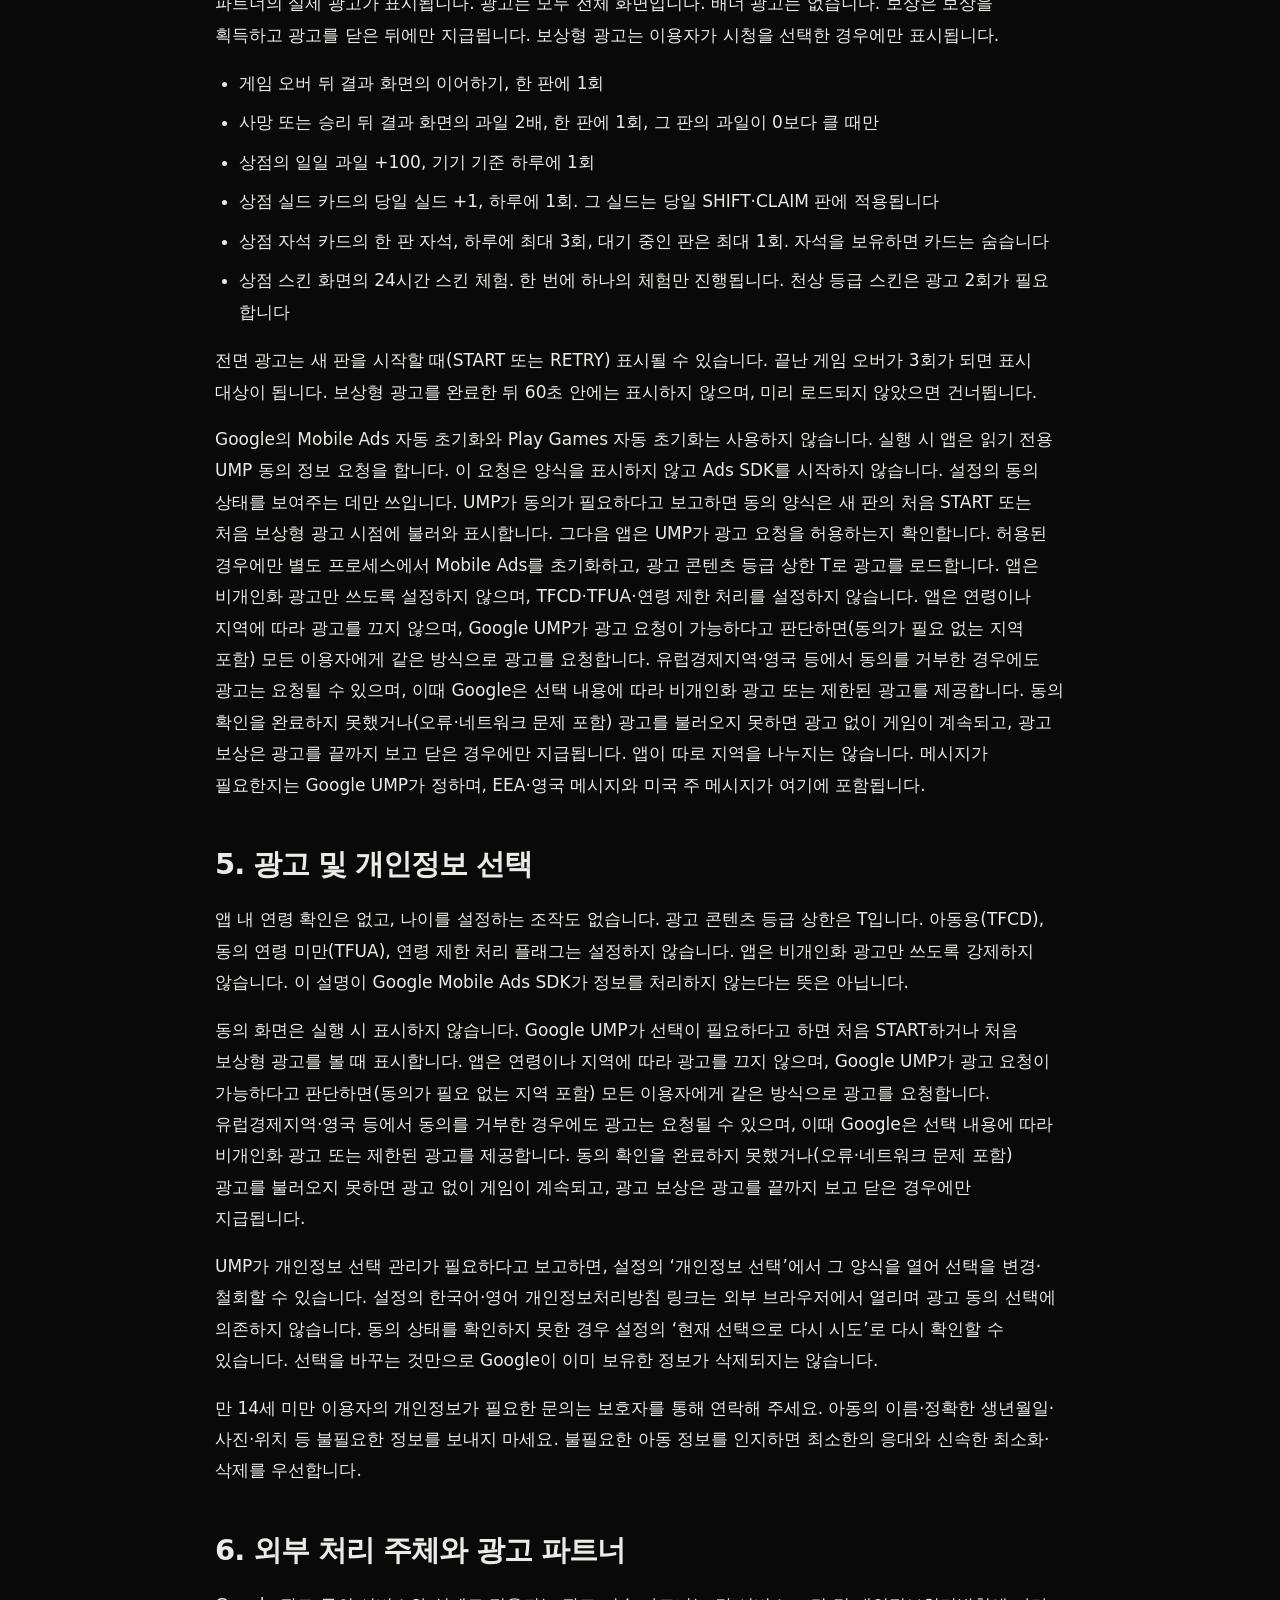
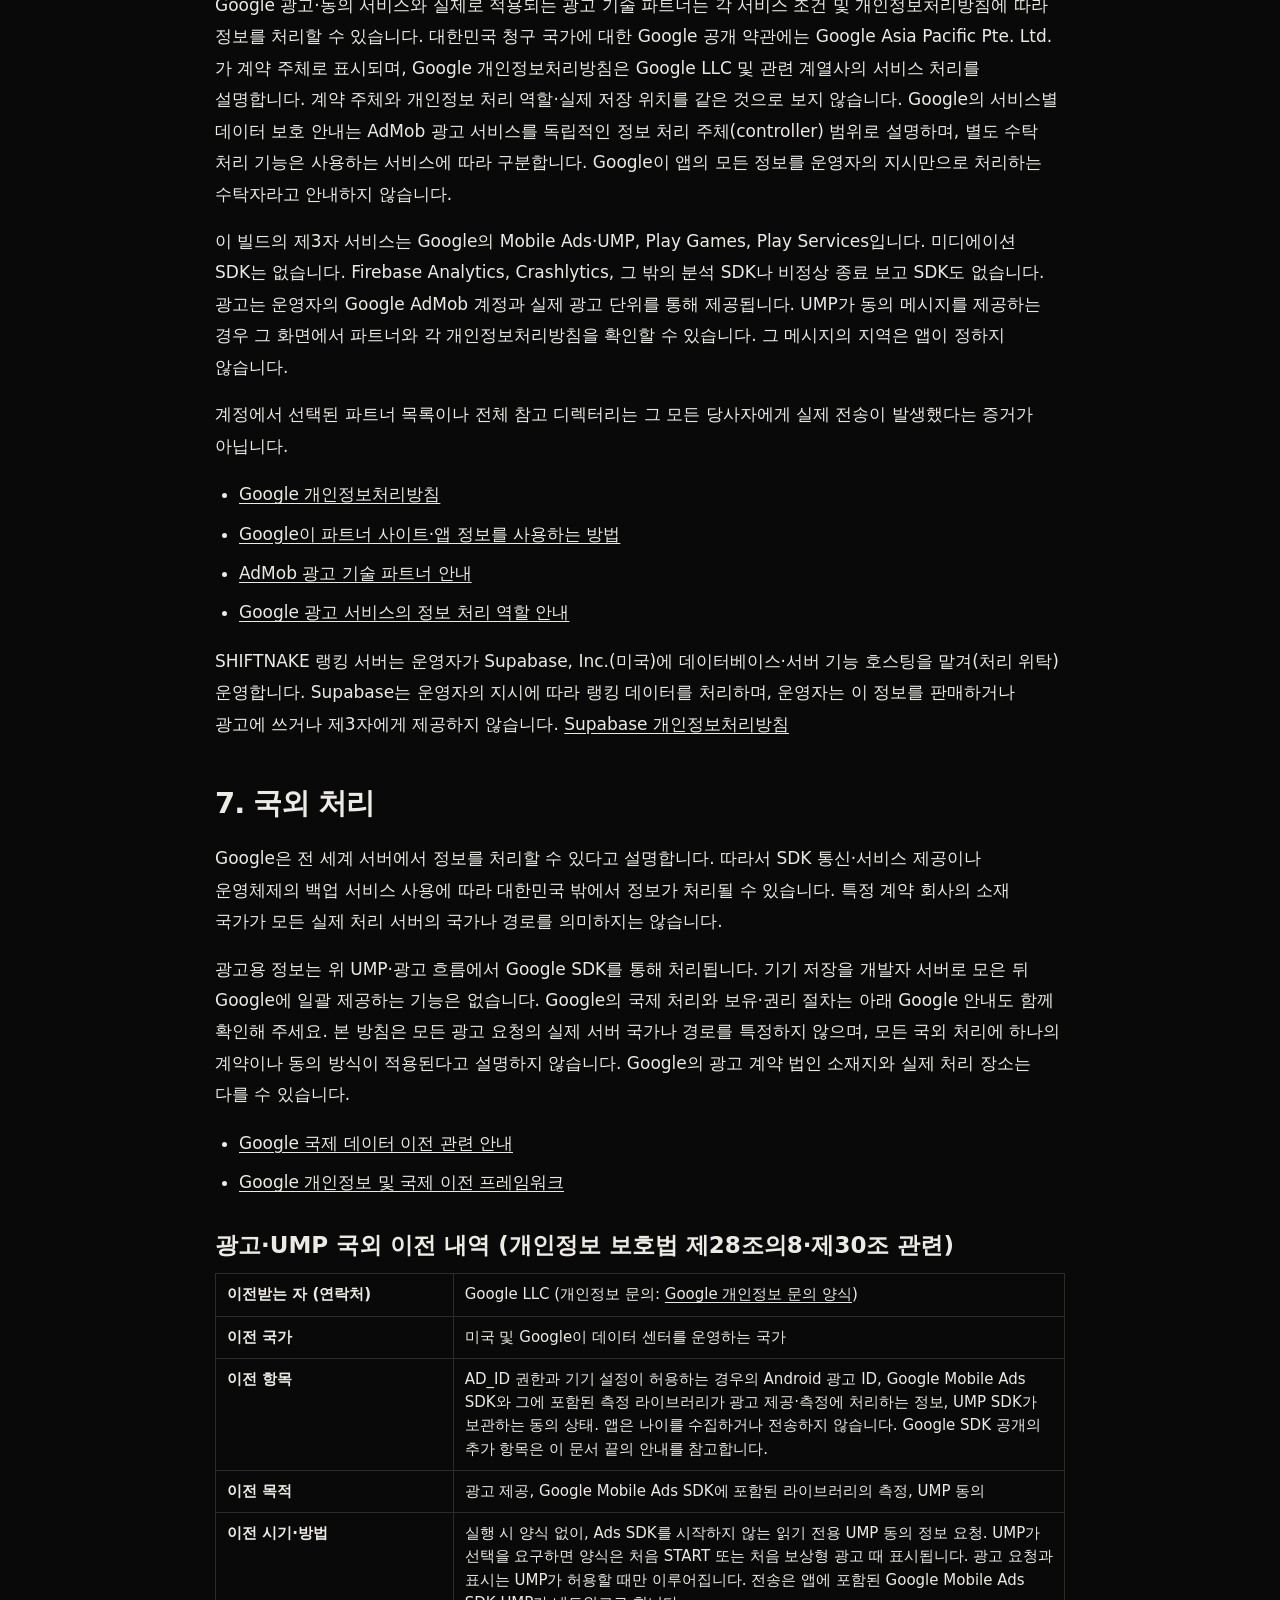
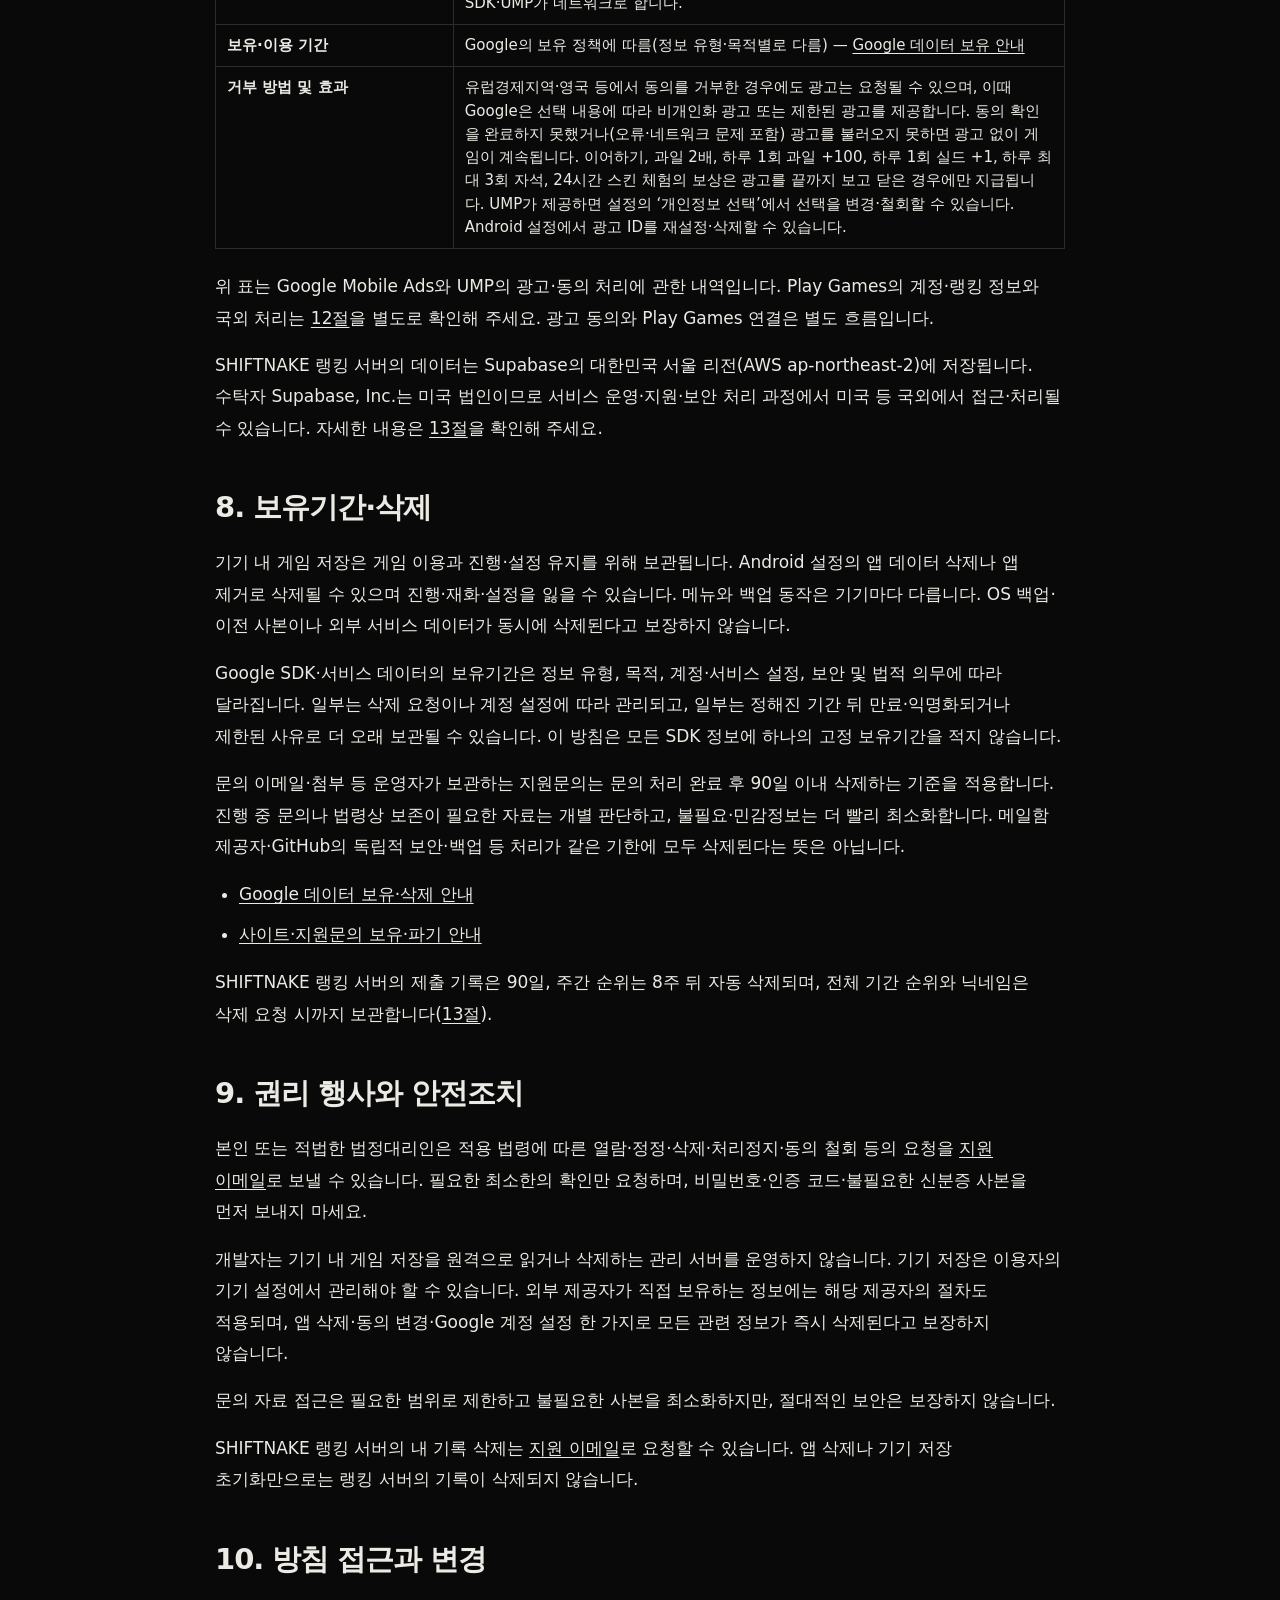
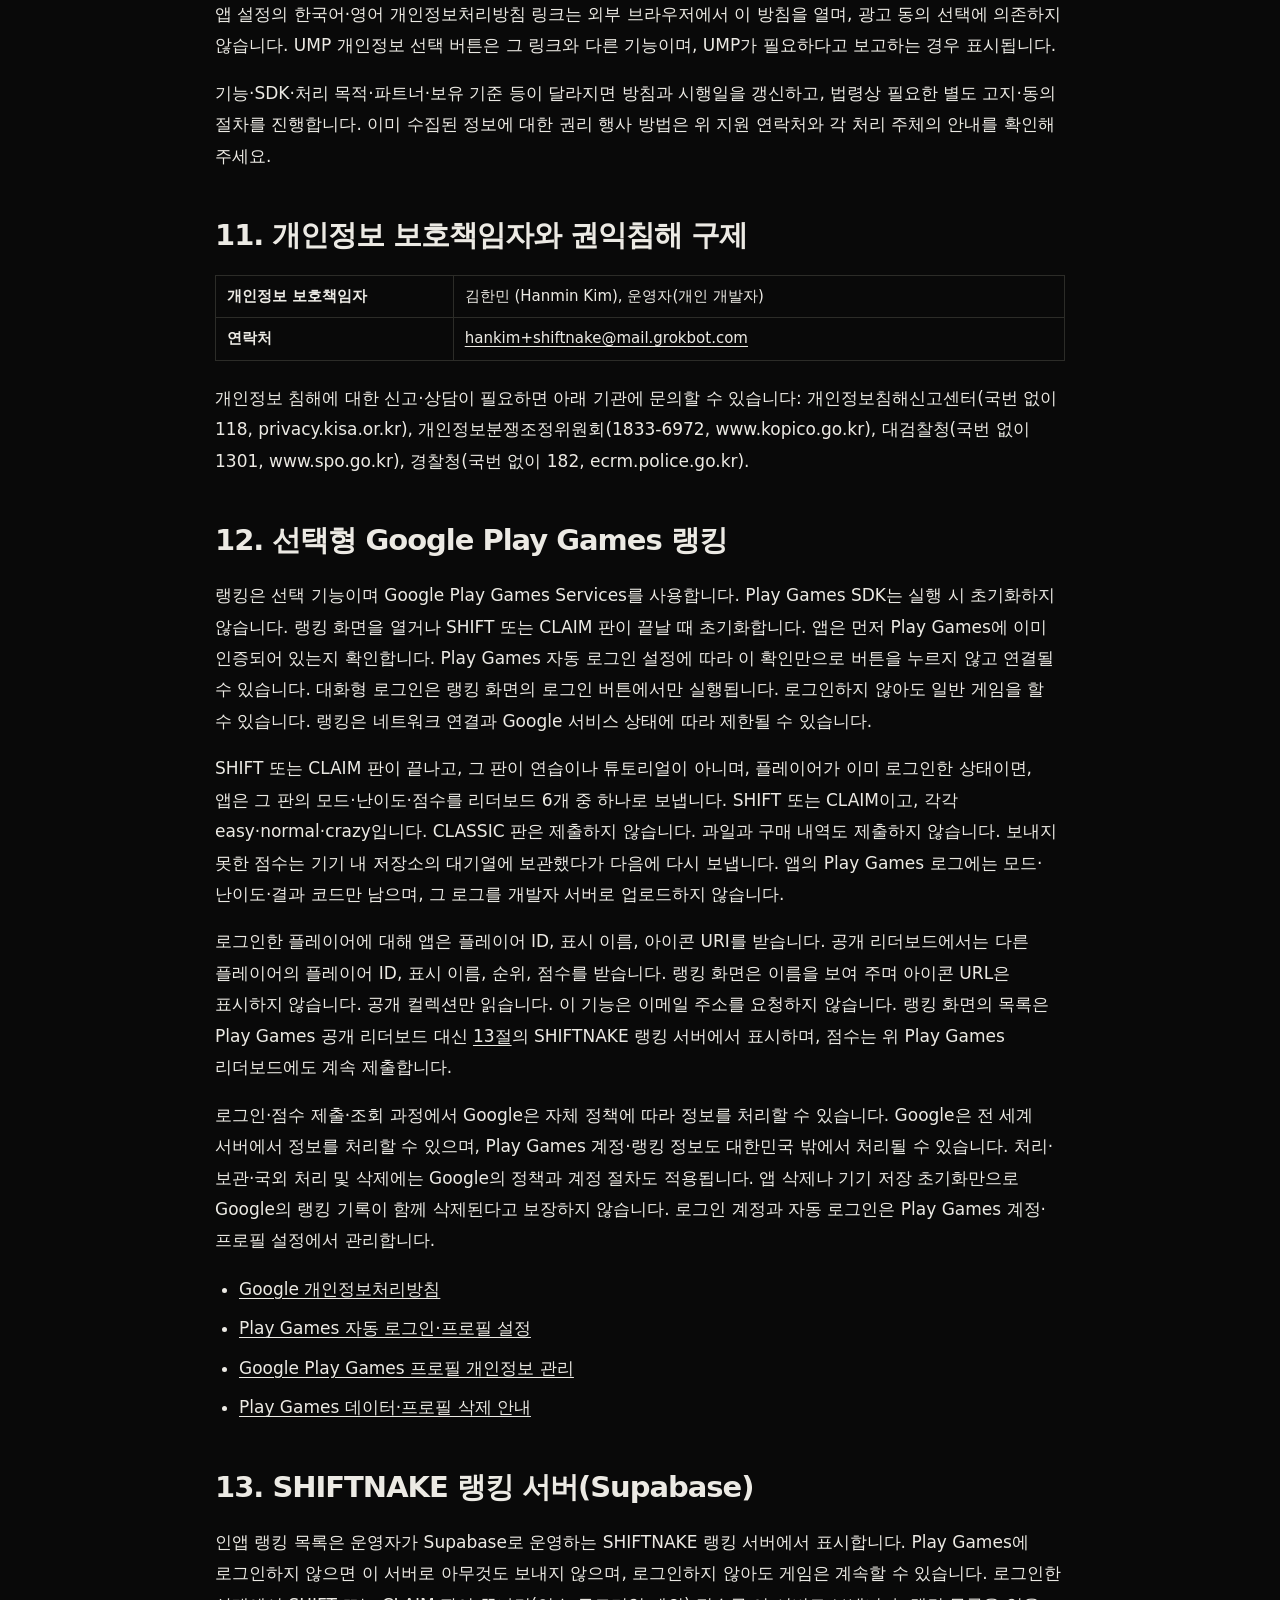
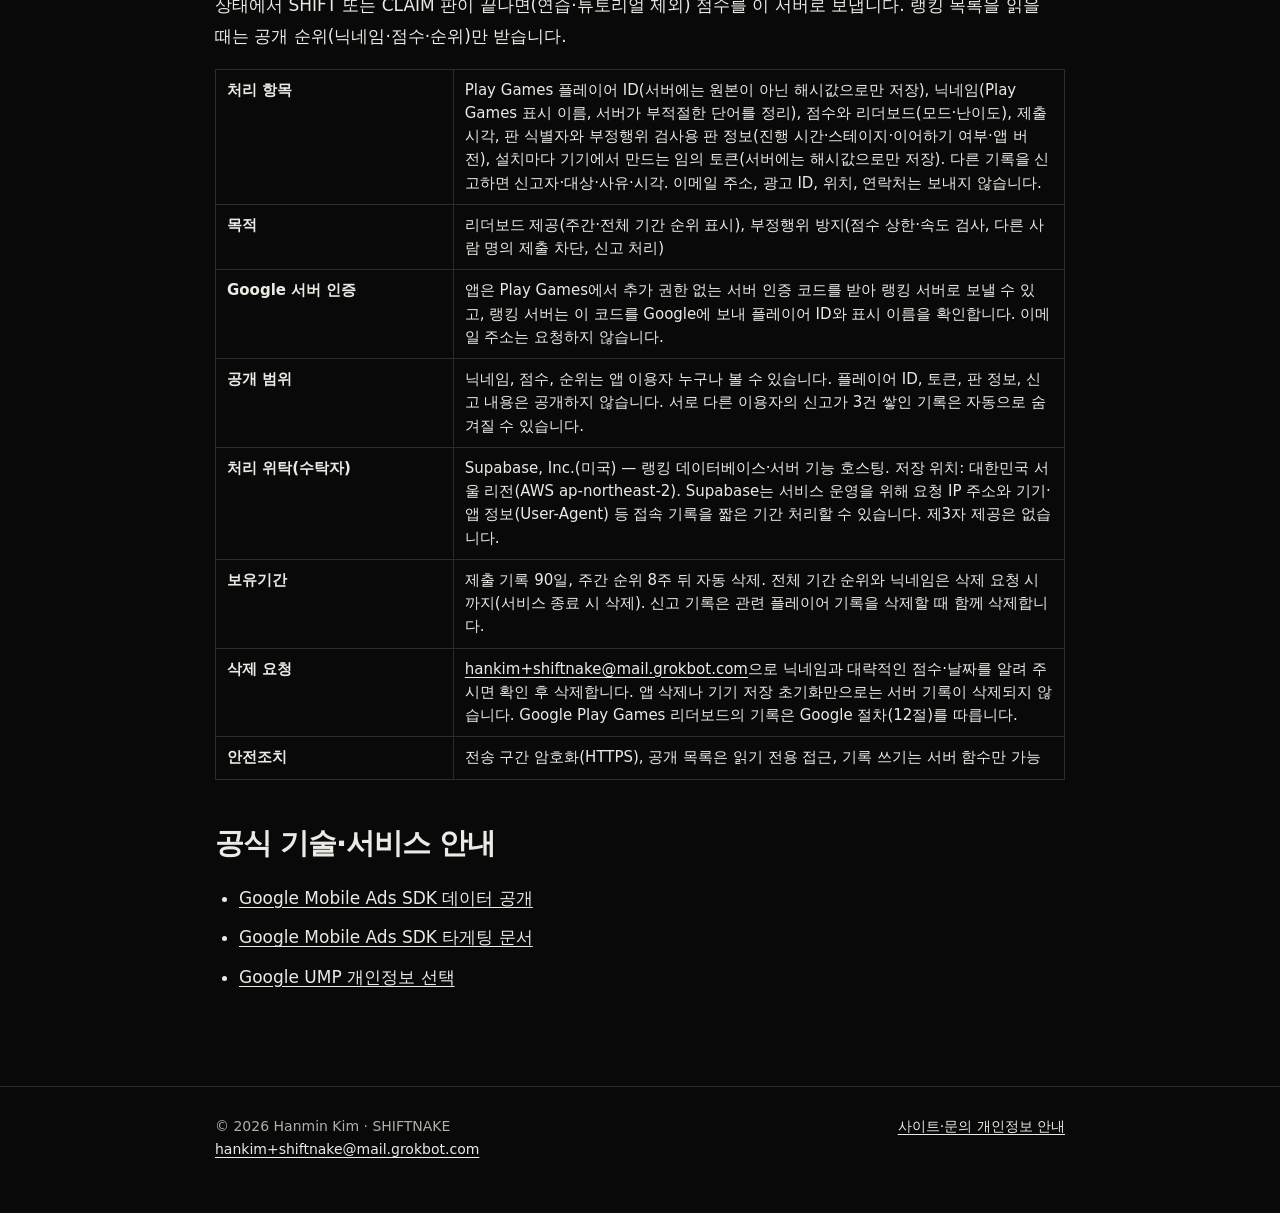
<file: android/privacy/ko/index.html>
<!doctype html>
<html lang="ko"><head><meta charset="utf-8"><meta name="viewport" content="width=device-width,initial-scale=1"><meta name="referrer" content="no-referrer"><meta name="theme-color" content="#090909"><meta http-equiv="Content-Security-Policy" content="default-src 'none'; img-src 'self'; style-src 'sha256-mZCpC5bgf5EtNobAqnoJslas/jGuhNfpX600oyV5mOA='; base-uri 'none'; form-action 'none'"><link rel="alternate" hreflang="ko" href="https://sleeplesshan.github.io/android/privacy/ko/"><link rel="alternate" hreflang="en" href="https://sleeplesshan.github.io/android/privacy/en/"><link rel="alternate" hreflang="ja" href="https://sleeplesshan.github.io/android/privacy/ja/"><link rel="alternate" hreflang="x-default" href="https://sleeplesshan.github.io/android/privacy/en/"><title>SHIFTNAKE Android | 개인정보처리방침</title><style>
:root {
  color-scheme: dark;
  --forest: #172820;
  --moss: #263b2d;
  --paper: #f1f0e8;
  --soft: #d7dccf;
  --acid: #c9e66b;
  --width: 1120px;
  font-family: system-ui, -apple-system, "Segoe UI", "Noto Sans KR", sans-serif;
}
* { box-sizing: border-box; }
html { scroll-behavior: smooth; }
body { margin: 0; background: var(--forest); color: var(--paper); font-size: 17px; line-height: 1.65; }
a { color: var(--acid); text-underline-offset: 4px; }
a:focus-visible, button:focus-visible, summary:focus-visible { outline: 3px solid var(--acid); outline-offset: 5px; }
.wrap { width: min(calc(100% - 48px), var(--width)); margin-inline: auto; }
header { background: var(--forest); }
.nav { min-height: 76px; display: flex; align-items: center; gap: 30px; }
.brand { color: var(--paper); font-size: 22px; font-weight: 900; letter-spacing: -.06em; text-decoration: none; }
.brand span { color: var(--acid); }
nav { display: flex; gap: 28px; margin-left: auto; }
nav a { min-height: 44px; display: inline-flex; align-items: center; color: var(--paper); font-size: 15px; text-decoration: none; }
.language { border: 0; padding: 10px 14px; background: var(--acid); color: var(--forest); font: inherit; font-size: 14px; font-weight: 700; cursor: pointer; }
.hero { display: grid; grid-template-columns: 1fr .78fr; gap: 54px; align-items: center; padding-block: 70px 76px; }
h1 { max-width: 720px; margin: 0 0 24px; font-size: clamp(48px, 7.3vw, 88px); letter-spacing: -.075em; line-height: .98; }
.lead { max-width: 610px; margin: 0 0 22px; color: var(--soft); font-size: clamp(19px, 2vw, 23px); }
.status { display: inline-block; color: var(--soft); font-size: 16px; font-weight: 500; }
.actions { display: flex; gap: 22px; flex-wrap: wrap; margin-top: 28px; }
.actions a { min-height: 44px; display: inline-flex; align-items: center; font-weight: 650; }
.screen { width: min(100%, 390px); justify-self: center; margin: 0; }
.screen img { display: block; width: 100%; height: auto; }
.screen figcaption { margin-top: 13px; color: var(--soft); font-size: 14px; }
section { scroll-margin-top: 22px; }
.route-alias { display: block; position: relative; top: -18px; }
.info { padding-block: 66px; background: var(--moss); }
.columns { display: grid; grid-template-columns: .85fr 1.15fr; gap: 56px; align-items: start; }
h2 { max-width: 580px; margin: 0 0 22px; font-size: clamp(32px, 4vw, 48px); line-height: 1.08; letter-spacing: -.06em; }
h3 { margin: 32px 0 8px; font-size: 23px; line-height: 1.25; }
p { margin: 0 0 16px; }
p:lang(ko) { word-break: keep-all; overflow-wrap: break-word; }
.actions a:first-child { padding: 12px 18px; background: var(--acid); color: var(--forest); text-decoration: none; }
.steps p { padding-block: 14px; color: var(--paper); }
.steps p + p { margin-top: 12px; }
.steps strong { color: var(--acid); }
.help { padding-block: 68px; }
.help-grid { display: grid; grid-template-columns: 1fr 1fr; gap: 70px; }
.help p { max-width: 520px; color: var(--soft); }
.email { display: inline-block; margin-top: 8px; font-size: clamp(21px, 3vw, 29px); font-weight: 700; overflow-wrap: anywhere; }
.privacy { padding-block: 58px 68px; background: var(--moss); }
.privacy p, .privacy li { max-width: 850px; color: var(--paper); }
.privacy details { padding-block: 14px; }
.privacy summary { cursor: pointer; color: var(--paper); font-size: 20px; font-weight: 700; }
.privacy ul { padding-left: 24px; }
footer { padding-block: 28px 36px; color: var(--soft); font-size: 14px; }
.footer { display: flex; flex-wrap: wrap; justify-content: space-between; gap: 18px; }
.en { display: none; }
body.english .ko { display: none; }
body.english .en { display: initial; }
body.english p.en, body.english h1.en, body.english h2.en,
body.english h3.en, body.english figcaption.en { display: block; }
body.english a.en { display: inline-flex; }
body.english li.en { display: list-item; }
@media (max-width: 760px) {
  .wrap { width: min(calc(100% - 36px), var(--width)); }
  .nav { min-height: 66px; flex-wrap: wrap; gap: 8px 14px; padding-block: 9px; }
  nav { order: 3; width: 100%; gap: 22px; margin: 0; }
  .hero { grid-template-columns: 1fr; gap: 34px; padding-block: 44px 52px; }
  h1 { font-size: clamp(40px, 11.5vw, 66px); }
  .screen { width: min(77%, 330px); }
  .info, .help, .privacy { padding-block: 48px; }
  .columns, .help-grid { grid-template-columns: 1fr; gap: 24px; }
  h2 { font-size: clamp(30px, 9vw, 40px); }
}
@media (prefers-reduced-motion: reduce) { html { scroll-behavior: auto; } }

.policy-nav{justify-content:space-between;flex-wrap:wrap}.policy-languages{display:flex;gap:22px;margin-left:auto}.policy-languages a{padding:8px 2px;min-height:44px}.policy-languages [aria-current]{color:var(--paper);font-weight:700}.policy-main{max-width:850px;padding-block:42px 76px}.policy-doc h1{max-width:100%;word-break:keep-all;overflow-wrap:normal;font-size:clamp(30px,5vw,44px);line-height:1.2;letter-spacing:-.045em}.policy-doc h2{max-width:100%;font-size:clamp(23px,3vw,29px);line-height:1.35;margin:44px 0 20px;letter-spacing:-.035em}.policy-doc p,.policy-doc li{line-height:1.85;overflow-wrap:anywhere}.policy-doc li+li{margin-top:8px}.policy-doc ul{padding-left:24px}.policy-summary{padding:20px 24px;margin:0 0 32px;background:var(--moss);border-left:3px solid var(--acid)}.policy-summary p{margin:0}.policy-toc{padding-block:15px 26px;margin-bottom:30px;border-bottom:1px solid #54715b}.policy-toc summary{cursor:pointer;font-weight:700}.policy-toc li{margin-block:8px}.policy-doc code{font-size:.9em;color:var(--acid)}.skip{position:absolute;left:-10000px}.skip:focus{left:18px;top:10px;z-index:5;background:var(--paper);color:var(--forest);padding:10px}.policy-footer{border-top:1px solid #54715b}@media(max-width:760px){.policy-main{padding-block:26px 46px}.policy-summary{padding:16px 18px}.policy-doc p,.policy-doc li{font-size:16px}.policy-doc h2{margin-top:36px}.policy-nav{min-height:70px}.policy-languages{gap:18px}}.policy-doc table{width:100%;border-collapse:collapse;margin:14px 0 22px;font-size:15px;line-height:1.55}.policy-doc th,.policy-doc td{border:1px solid rgba(214,222,230,.28);padding:9px 11px;text-align:left;vertical-align:top}.policy-doc th{width:28%;font-weight:700}
.brand{display:inline-flex;align-items:center;gap:12px;min-height:44px;forced-color-adjust:none;background:#090909}.brand .icon{width:36px;height:36px;display:block}.brand .mark{height:18px;width:auto;display:block}:root{--forest:#090909;--moss:#141412;--paper:#eceae4;--soft:#b0aea6;--acid:#eceae4;--width:850px}.policy-main{max-width:850px}.policy-toc,.policy-footer{border-color:#2c2c28}.policy-doc th,.policy-doc td{border-color:#2c2c28}a{text-underline-offset:.18em}</style></head><body><a class="skip" href="#policy">본문 바로가기</a><header><div class="wrap nav policy-nav"><a class="brand" href="https://sleeplesshan.github.io/"><img class="icon" src="../../../assets/app-icon-192.png" width="192" height="192" alt=""><img class="mark" src="../../../assets/title-wordmark-v1.png" width="1024" height="160" alt="SHIFTNAKE"></a><div class="policy-languages" aria-label="Language"><a href="../ko/" lang="ko" aria-current="page">한국어</a><a href="../en/" lang="en">English</a><a href="../ja/" lang="ja">日本語</a></div></div></header><main class="wrap policy-main"><aside class="policy-summary"><p>Google Play 정식(프로덕션) 출시용 현재 SHIFTNAKE Android 빌드는 버전 1.0.0입니다. 앱 내 연령 확인은 없습니다. 앱은 나이를 묻거나 읽거나 저장하지 않습니다. 이 빌드는 Google AdMob이 제공하는 실제 광고를 표시하며, 전체 화면 보상형 광고와 전체 화면 전면 광고입니다. 배너 광고는 없습니다. 광고 콘텐츠 등급 상한은 T입니다. 앱은 아동용 플래그(TFCD), 동의 연령 미만 플래그(TFUA), 연령 제한 처리를 설정하지 않습니다. 실행 시에는 양식을 표시하지 않는 UMP 조회만 합니다. Google UMP가 선택이 필요하다고 하면 동의 화면은 처음 START하거나 처음 보상형 광고를 볼 때 표시되며, 실행 순간에 표시하지 않습니다. 메시지가 필요한지는 앱이 아니라 Google UMP가 정합니다. 여기에는 EEA·영국과 미국 주 메시지가 포함됩니다. 앱은 연령이나 지역에 따라 광고를 끄지 않으며, Google UMP가 광고 요청이 가능하다고 판단하면(동의가 필요 없는 지역 포함) 모든 이용자에게 같은 방식으로 광고를 요청합니다. 유럽경제지역·영국 등에서 동의를 거부한 경우에도 광고는 요청될 수 있으며, 이때 Google은 선택 내용에 따라 비개인화 광고 또는 제한된 광고를 제공합니다. 동의 확인을 완료하지 못했거나(오류·네트워크 문제 포함) 광고를 불러오지 못하면 광고 없이 게임이 계속되고, 광고 보상은 광고를 끝까지 보고 닫은 경우에만 지급됩니다. 선택형 Play Games 랭킹은 별도입니다. 자세한 내용은 <a href="#s13">12절</a>을 확인해 주세요. Play Games에 로그인하면 점수와 닉네임(Play Games 표시 이름)이 SHIFTNAKE 랭킹 서버(Supabase, 서울 리전)로 전송되어 공개 순위에 표시됩니다(<a href="#s14">13절</a>).</p></aside><details class="policy-toc"><summary>목차</summary><ol><li><a href="#s1">1. 적용 범위</a></li><li><a href="#s2">2. 기기 내 게임 저장</a></li><li><a href="#s3">3. 직접 입력받지 않는 정보</a></li><li><a href="#s4">4. Google 광고·동의 SDK와 통신</a></li><li><a href="#s5">5. 광고 및 개인정보 선택</a></li><li><a href="#s6">6. 외부 처리 주체와 광고 파트너</a></li><li><a href="#s7">7. 국외 처리</a></li><li><a href="#s8">8. 보유기간·삭제</a></li><li><a href="#s9">9. 권리 행사와 안전조치</a></li><li><a href="#s10">10. 방침 접근과 변경</a></li><li><a href="#s12">11. 개인정보 보호책임자와 권익침해 구제</a></li><li><a href="#s13">12. 선택형 Google Play Games 랭킹</a></li><li><a href="#s14">13. SHIFTNAKE 랭킹 서버(Supabase)</a></li><li><a href="#s11">공식 기술·서비스 안내</a></li></ol></details><article id="policy" class="policy-doc"><h1 id="s0">SHIFTNAKE Android 개인정보처리방침</h1>
<p><strong>시행일: 2026-11-21 (공개 반영일부터 적용) · 이전 버전: 2026-11-19 시행본</strong></p>
<ul>
<li>앱: SHIFTNAKE Android (<code>com.sleeplesshan.shiftnake</code>)</li>
<li>적용 기준: 현재 Google Play 빌드(정식 출시 및 테스트 트랙), 버전 1.0.0.</li>
<li>운영자: Hanmin Kim, 대한민국 개인 개발자</li>
<li>개인정보 문의: <a href="mailto:hankim+shiftnake@mail.grokbot.com">hankim+shiftnake@mail.grokbot.com</a></li>
</ul>
<h2 id="s1">1. 적용 범위</h2>
<p>이 방침은 Hanmin Kim(김한민)이 제공하는 위 SHIFTNAKE Android 빌드의 기기 내 게임 저장, 선택형 Google Play Games 랭킹, 광고·동의 및 지원문의에 관한 정보 처리를 설명합니다. 앱 내 연령 확인은 없습니다. 앱은 나이를 묻거나 읽거나 저장하지 않습니다. 아동용 플래그(TFCD), 동의 연령 미만 플래그(TFUA), 연령 제한 처리를 설정하지 않으며, 비개인화 광고만 쓰도록 강제하지 않습니다. 광고 콘텐츠 등급 상한은 T입니다. SHIFTNAKE는 만 13세 미만 아동을 대상으로 하지 않으며, Google Play 대상 연령은 만 13세 이상입니다.</p>
<p>지원 웹사이트의 접속기록과 문의 이메일 처리는 <a href="https://sleeplesshan.github.io/#privacy-ko" target="_blank" rel="noopener noreferrer">사이트·문의 개인정보 안내</a>에서 별도로 설명합니다. 본 문서는 Android 앱을 위한 방침이며, 지원 웹사이트 안내와는 구분됩니다.</p>
<h2 id="s2">2. 기기 내 게임 저장</h2>
<p>게임 기능과 진행 유지를 위해 다음 정보가 앱 전용 기기 내 데이터베이스에 저장됩니다.</p>
<ul>
<li>진행과 지갑</li>
<li>도전 과제</li>
<li>최고 점수</li>
<li>선택한 스킨, 게임 모드, 난이도</li>
<li>음악·효과음 켜기/끄기, 음량, 언어, 한손 모드, 그래픽 품질</li>
<li>광고 표시 기록: 게임 오버 횟수, 전면 광고 표시 여부, 보상형 광고 뒤 60초 대기</li>
<li>일일 보상 기록. 기기에만 저장됩니다. 일일 과일 날짜(<code>shiftnake-daily-fruit-date-v1</code>), 일일 실드 날짜(<code>shiftnake-daily-shield-date-v1</code>), 일일 자석의 날짜·횟수·대기 여부(<code>shiftnake-daily-magnet-v1</code>)</li>
<li>온보딩 완료</li>
<li>랭킹 전송 대기 점수와 설치마다 만드는 임의 토큰(<a href="#s14">13절</a>)</li>
<li>테스터 과일 지급 5만 개의 1회 수령 기록</li>
</ul>
<p>마지막 음악 트랙 식별자는 그 세션 동안만 보관되며 이 데이터베이스에 들어가지 않습니다. 음악과 효과음 파일은 앱에 포함되어 있으며 업로드하지 않습니다.</p>
<p>개발자가 운영하는 계정·로그인·원격 저장 서버는 없으며, 앱 코드가 이 저장을 업로드하지 않습니다. 예외로 Play Games에 로그인한 경우 판의 점수와 랭킹에 필요한 정보만 <a href="#s14">13절</a>의 SHIFTNAKE 랭킹 서버로 보냅니다. 분석 SDK나 비정상 종료 보고 SDK도 없습니다. Google SDK 통신, UMP SDK가 보관하는 동의 상태, 운영체제 백업은 이 데이터베이스와 별개입니다.</p>
<p>Android 백업은 허용되어 있습니다. 기기·운영체제 설정과 백업 서비스에 따라 앱 데이터가 Android 백업이나 기기 간 이전으로 복사될 수 있습니다. 이것은 개발자가 운영하는 계정 클라우드 저장이 아닙니다. 이전 파일 <code>shiftnake_age_band</code>는 그 백업과 이전에서 제외됩니다. 앱은 그 파일을 읽거나 쓰지 않습니다.</p>
<h2 id="s3">3. 직접 입력받지 않는 정보</h2>
<p>앱은 회원가입이나 성명·전화번호·주민등록번호·생년월일·나이를 요구하지 않습니다. 카메라·마이크·위치·연락처도 요구하지 않습니다.</p>
<p>앱 내 연령 확인은 없습니다. 앱의 어떤 코드도 나이를 읽거나 쓰지 않습니다.</p>
<p>앱이 선언하는 권한은 <code>INTERNET</code>, <code>ACCESS_NETWORK_STATE</code>, <code>com.google.android.gms.permission.AD_ID</code>입니다. 라이브러리가 <code>WAKE_LOCK</code>, <code>FOREGROUND_SERVICE</code>, <code>DYNAMIC_RECEIVER_NOT_EXPORTED_PERMISSION</code>을 추가합니다. 이 빌드에는 <code>ACCESS_ADSERVICES_AD_ID</code>, <code>ACCESS_ADSERVICES_ATTRIBUTION</code>, <code>ACCESS_ADSERVICES_TOPICS</code>가 없습니다.</p>
<p>일반 온라인 상태 확인은 Android 네트워크 연결 상태(인터넷, 검증됨, 종속 포털 여부)를 읽습니다. 앱은 별도의 HTTP 연결 검사나 연결 이력을 개발자 서버로 보내지 않습니다. 운영체제와 외부 SDK의 통신은 별개입니다.</p>
<h2 id="s4">4. Google 광고·동의 SDK와 통신</h2>
<p>이 빌드에는 Google Mobile Ads SDK(play-services-ads) 25.5.0, User Messaging Platform(UMP) 4.0.0, Play Games Services(play-services-games-v2) 22.1.0이 포함됩니다. 미디에이션 SDK, Firebase Analytics, Crashlytics, 그 밖의 분석 SDK나 비정상 종료 보고 SDK는 없습니다. Ads SDK에 함께 제공되는 Google 측정 라이브러리가 포함되며, 앱 측정 초기화는 Ads SDK를 초기화할 때까지 미룹니다. Google Mobile Ads SDK는 AD_ID 권한과 기기 설정에 따라 Android 광고 ID를 사용할 수 있습니다. Android 설정에서 광고 ID를 재설정하거나 삭제할 수 있습니다. 광고를 요청하고 표시하는 과정에서 Google은 광고 ID와 그 밖의 기기·앱 식별자, IP 주소(대략적인 위치 추정에 쓰일 수 있음), 기기·앱 정보, 광고 상호작용과 그 밖의 앱 활동, SDK 진단·성능 정보 등을 수집하거나 받을 수 있습니다. 그 SDK가 처리할 수 있는 항목은 이 문서 끝의 Google 데이터 공개 안내를 참고합니다. <a href="https://policies.google.com/technologies/partner-sites?hl=ko" target="_blank" rel="noopener noreferrer">Google 서비스를 사용하는 사이트 또는 앱의 정보를 Google이 사용하는 방법</a>과 <a href="https://support.google.com/admob/answer/6128543?hl=ko" target="_blank" rel="noopener noreferrer">Google AdMob</a> 안내도 참고해 주세요.</p>
<p>이 빌드는 운영자의 실제 Google AdMob 광고 단위(보상형 1개, 전면 1개)를 사용하므로 Google과 광고 기술 파트너의 실제 광고가 표시됩니다. 광고는 모두 전체 화면입니다. 배너 광고는 없습니다. 보상은 보상을 획득하고 광고를 닫은 뒤에만 지급됩니다. 보상형 광고는 이용자가 시청을 선택한 경우에만 표시됩니다.</p>
<ul>
<li>게임 오버 뒤 결과 화면의 이어하기, 한 판에 1회</li>
<li>사망 또는 승리 뒤 결과 화면의 과일 2배, 한 판에 1회, 그 판의 과일이 0보다 클 때만</li>
<li>상점의 일일 과일 +100, 기기 기준 하루에 1회</li>
<li>상점 실드 카드의 당일 실드 +1, 하루에 1회. 그 실드는 당일 SHIFT·CLAIM 판에 적용됩니다</li>
<li>상점 자석 카드의 한 판 자석, 하루에 최대 3회, 대기 중인 판은 최대 1회. 자석을 보유하면 카드는 숨습니다</li>
<li>상점 스킨 화면의 24시간 스킨 체험. 한 번에 하나의 체험만 진행됩니다. 천상 등급 스킨은 광고 2회가 필요합니다</li>
</ul>
<p>전면 광고는 새 판을 시작할 때(START 또는 RETRY) 표시될 수 있습니다. 끝난 게임 오버가 3회가 되면 표시 대상이 됩니다. 보상형 광고를 완료한 뒤 60초 안에는 표시하지 않으며, 미리 로드되지 않았으면 건너뜁니다.</p>
<p>Google의 Mobile Ads 자동 초기화와 Play Games 자동 초기화는 사용하지 않습니다. 실행 시 앱은 읽기 전용 UMP 동의 정보 요청을 합니다. 이 요청은 양식을 표시하지 않고 Ads SDK를 시작하지 않습니다. 설정의 동의 상태를 보여주는 데만 쓰입니다. UMP가 동의가 필요하다고 보고하면 동의 양식은 새 판의 처음 START 또는 처음 보상형 광고 시점에 불러와 표시합니다. 그다음 앱은 UMP가 광고 요청을 허용하는지 확인합니다. 허용된 경우에만 별도 프로세스에서 Mobile Ads를 초기화하고, 광고 콘텐츠 등급 상한 T로 광고를 로드합니다. 앱은 비개인화 광고만 쓰도록 설정하지 않으며, TFCD·TFUA·연령 제한 처리를 설정하지 않습니다. 앱은 연령이나 지역에 따라 광고를 끄지 않으며, Google UMP가 광고 요청이 가능하다고 판단하면(동의가 필요 없는 지역 포함) 모든 이용자에게 같은 방식으로 광고를 요청합니다. 유럽경제지역·영국 등에서 동의를 거부한 경우에도 광고는 요청될 수 있으며, 이때 Google은 선택 내용에 따라 비개인화 광고 또는 제한된 광고를 제공합니다. 동의 확인을 완료하지 못했거나(오류·네트워크 문제 포함) 광고를 불러오지 못하면 광고 없이 게임이 계속되고, 광고 보상은 광고를 끝까지 보고 닫은 경우에만 지급됩니다. 앱이 따로 지역을 나누지는 않습니다. 메시지가 필요한지는 Google UMP가 정하며, EEA·영국 메시지와 미국 주 메시지가 여기에 포함됩니다.</p>
<h2 id="s5">5. 광고 및 개인정보 선택</h2>
<p>앱 내 연령 확인은 없고, 나이를 설정하는 조작도 없습니다. 광고 콘텐츠 등급 상한은 T입니다. 아동용(TFCD), 동의 연령 미만(TFUA), 연령 제한 처리 플래그는 설정하지 않습니다. 앱은 비개인화 광고만 쓰도록 강제하지 않습니다. 이 설명이 Google Mobile Ads SDK가 정보를 처리하지 않는다는 뜻은 아닙니다.</p>
<p>동의 화면은 실행 시 표시하지 않습니다. Google UMP가 선택이 필요하다고 하면 처음 START하거나 처음 보상형 광고를 볼 때 표시합니다. 앱은 연령이나 지역에 따라 광고를 끄지 않으며, Google UMP가 광고 요청이 가능하다고 판단하면(동의가 필요 없는 지역 포함) 모든 이용자에게 같은 방식으로 광고를 요청합니다. 유럽경제지역·영국 등에서 동의를 거부한 경우에도 광고는 요청될 수 있으며, 이때 Google은 선택 내용에 따라 비개인화 광고 또는 제한된 광고를 제공합니다. 동의 확인을 완료하지 못했거나(오류·네트워크 문제 포함) 광고를 불러오지 못하면 광고 없이 게임이 계속되고, 광고 보상은 광고를 끝까지 보고 닫은 경우에만 지급됩니다.</p>
<p>UMP가 개인정보 선택 관리가 필요하다고 보고하면, 설정의 ‘개인정보 선택’에서 그 양식을 열어 선택을 변경·철회할 수 있습니다. 설정의 한국어·영어 개인정보처리방침 링크는 외부 브라우저에서 열리며 광고 동의 선택에 의존하지 않습니다. 동의 상태를 확인하지 못한 경우 설정의 ‘현재 선택으로 다시 시도’로 다시 확인할 수 있습니다. 선택을 바꾸는 것만으로 Google이 이미 보유한 정보가 삭제되지는 않습니다.</p>
<p>만 14세 미만 이용자의 개인정보가 필요한 문의는 보호자를 통해 연락해 주세요. 아동의 이름·정확한 생년월일·사진·위치 등 불필요한 정보를 보내지 마세요. 불필요한 아동 정보를 인지하면 최소한의 응대와 신속한 최소화·삭제를 우선합니다.</p>
<h2 id="s6">6. 외부 처리 주체와 광고 파트너</h2>
<p>Google 광고·동의 서비스와 실제로 적용되는 광고 기술 파트너는 각 서비스 조건 및 개인정보처리방침에 따라 정보를 처리할 수 있습니다. 대한민국 청구 국가에 대한 Google 공개 약관에는 Google Asia Pacific Pte. Ltd.가 계약 주체로 표시되며, Google 개인정보처리방침은 Google LLC 및 관련 계열사의 서비스 처리를 설명합니다. 계약 주체와 개인정보 처리 역할·실제 저장 위치를 같은 것으로 보지 않습니다. Google의 서비스별 데이터 보호 안내는 AdMob 광고 서비스를 독립적인 정보 처리 주체(controller) 범위로 설명하며, 별도 수탁 처리 기능은 사용하는 서비스에 따라 구분합니다. Google이 앱의 모든 정보를 운영자의 지시만으로 처리하는 수탁자라고 안내하지 않습니다.</p>
<p>이 빌드의 제3자 서비스는 Google의 Mobile Ads·UMP, Play Games, Play Services입니다. 미디에이션 SDK는 없습니다. Firebase Analytics, Crashlytics, 그 밖의 분석 SDK나 비정상 종료 보고 SDK도 없습니다. 광고는 운영자의 Google AdMob 계정과 실제 광고 단위를 통해 제공됩니다. UMP가 동의 메시지를 제공하는 경우 그 화면에서 파트너와 각 개인정보처리방침을 확인할 수 있습니다. 그 메시지의 지역은 앱이 정하지 않습니다.</p>
<p>계정에서 선택된 파트너 목록이나 전체 참고 디렉터리는 그 모든 당사자에게 실제 전송이 발생했다는 증거가 아닙니다.</p>
<ul>
<li><a href="https://policies.google.com/privacy?hl=ko" target="_blank" rel="noopener noreferrer">Google 개인정보처리방침</a></li>
<li><a href="https://policies.google.com/technologies/partner-sites?hl=ko" target="_blank" rel="noopener noreferrer">Google이 파트너 사이트·앱 정보를 사용하는 방법</a></li>
<li><a href="https://support.google.com/admob/answer/9012903?hl=ko" target="_blank" rel="noopener noreferrer">AdMob 광고 기술 파트너 안내</a></li>
<li><a href="https://business.safety.google/adsservices/" target="_blank" rel="noopener noreferrer">Google 광고 서비스의 정보 처리 역할 안내</a></li>
</ul>
<p>SHIFTNAKE 랭킹 서버는 운영자가 Supabase, Inc.(미국)에 데이터베이스·서버 기능 호스팅을 맡겨(처리 위탁) 운영합니다. Supabase는 운영자의 지시에 따라 랭킹 데이터를 처리하며, 운영자는 이 정보를 판매하거나 광고에 쓰거나 제3자에게 제공하지 않습니다. <a href="https://supabase.com/privacy" target="_blank" rel="noopener noreferrer">Supabase 개인정보처리방침</a></p>
<h2 id="s7">7. 국외 처리</h2>
<p>Google은 전 세계 서버에서 정보를 처리할 수 있다고 설명합니다. 따라서 SDK 통신·서비스 제공이나 운영체제의 백업 서비스 사용에 따라 대한민국 밖에서 정보가 처리될 수 있습니다. 특정 계약 회사의 소재 국가가 모든 실제 처리 서버의 국가나 경로를 의미하지는 않습니다.</p>
<p>광고용 정보는 위 UMP·광고 흐름에서 Google SDK를 통해 처리됩니다. 기기 저장을 개발자 서버로 모은 뒤 Google에 일괄 제공하는 기능은 없습니다. Google의 국제 처리와 보유·권리 절차는 아래 Google 안내도 함께 확인해 주세요. 본 방침은 모든 광고 요청의 실제 서버 국가나 경로를 특정하지 않으며, 모든 국외 처리에 하나의 계약이나 동의 방식이 적용된다고 설명하지 않습니다. Google의 광고 계약 법인 소재지와 실제 처리 장소는 다를 수 있습니다.</p>
<ul>
<li><a href="https://business.safety.google/adsdatatransfers/" target="_blank" rel="noopener noreferrer">Google 국제 데이터 이전 관련 안내</a></li>
<li><a href="https://policies.google.com/privacy/frameworks?hl=ko" target="_blank" rel="noopener noreferrer">Google 개인정보 및 국제 이전 프레임워크</a></li>
</ul>
<h3>광고·UMP 국외 이전 내역 (개인정보 보호법 제28조의8·제30조 관련)</h3>
<table>
<tr><th>이전받는 자 (연락처)</th><td>Google LLC (개인정보 문의: <a href="https://support.google.com/policies/contact/general_privacy_form" target="_blank" rel="noopener noreferrer">Google 개인정보 문의 양식</a>)</td></tr>
<tr><th>이전 국가</th><td>미국 및 Google이 데이터 센터를 운영하는 국가</td></tr>
<tr><th>이전 항목</th><td>AD_ID 권한과 기기 설정이 허용하는 경우의 Android 광고 ID, Google Mobile Ads SDK와 그에 포함된 측정 라이브러리가 광고 제공·측정에 처리하는 정보, UMP SDK가 보관하는 동의 상태. 앱은 나이를 수집하거나 전송하지 않습니다. Google SDK 공개의 추가 항목은 이 문서 끝의 안내를 참고합니다.</td></tr>
<tr><th>이전 목적</th><td>광고 제공, Google Mobile Ads SDK에 포함된 라이브러리의 측정, UMP 동의</td></tr>
<tr><th>이전 시기·방법</th><td>실행 시 양식 없이, Ads SDK를 시작하지 않는 읽기 전용 UMP 동의 정보 요청. UMP가 선택을 요구하면 양식은 처음 START 또는 처음 보상형 광고 때 표시됩니다. 광고 요청과 표시는 UMP가 허용할 때만 이루어집니다. 전송은 앱에 포함된 Google Mobile Ads SDK·UMP가 네트워크로 합니다.</td></tr>
<tr><th>보유·이용 기간</th><td>Google의 보유 정책에 따름(정보 유형·목적별로 다름) — <a href="https://policies.google.com/technologies/retention?hl=ko" target="_blank" rel="noopener noreferrer">Google 데이터 보유 안내</a></td></tr>
<tr><th>거부 방법 및 효과</th><td>유럽경제지역·영국 등에서 동의를 거부한 경우에도 광고는 요청될 수 있으며, 이때 Google은 선택 내용에 따라 비개인화 광고 또는 제한된 광고를 제공합니다. 동의 확인을 완료하지 못했거나(오류·네트워크 문제 포함) 광고를 불러오지 못하면 광고 없이 게임이 계속됩니다. 이어하기, 과일 2배, 하루 1회 과일 +100, 하루 1회 실드 +1, 하루 최대 3회 자석, 24시간 스킨 체험의 보상은 광고를 끝까지 보고 닫은 경우에만 지급됩니다. UMP가 제공하면 설정의 ‘개인정보 선택’에서 선택을 변경·철회할 수 있습니다. Android 설정에서 광고 ID를 재설정·삭제할 수 있습니다.</td></tr>
</table>
<p>위 표는 Google Mobile Ads와 UMP의 광고·동의 처리에 관한 내역입니다. Play Games의 계정·랭킹 정보와 국외 처리는 <a href="#s13">12절</a>을 별도로 확인해 주세요. 광고 동의와 Play Games 연결은 별도 흐름입니다.</p>
<p>SHIFTNAKE 랭킹 서버의 데이터는 Supabase의 대한민국 서울 리전(AWS ap-northeast-2)에 저장됩니다. 수탁자 Supabase, Inc.는 미국 법인이므로 서비스 운영·지원·보안 처리 과정에서 미국 등 국외에서 접근·처리될 수 있습니다. 자세한 내용은 <a href="#s14">13절</a>을 확인해 주세요.</p>
<h2 id="s8">8. 보유기간·삭제</h2>
<p>기기 내 게임 저장은 게임 이용과 진행·설정 유지를 위해 보관됩니다. Android 설정의 앱 데이터 삭제나 앱 제거로 삭제될 수 있으며 진행·재화·설정을 잃을 수 있습니다. 메뉴와 백업 동작은 기기마다 다릅니다. OS 백업·이전 사본이나 외부 서비스 데이터가 동시에 삭제된다고 보장하지 않습니다.</p>
<p>Google SDK·서비스 데이터의 보유기간은 정보 유형, 목적, 계정·서비스 설정, 보안 및 법적 의무에 따라 달라집니다. 일부는 삭제 요청이나 계정 설정에 따라 관리되고, 일부는 정해진 기간 뒤 만료·익명화되거나 제한된 사유로 더 오래 보관될 수 있습니다. 이 방침은 모든 SDK 정보에 하나의 고정 보유기간을 적지 않습니다.</p>
<p>문의 이메일·첨부 등 운영자가 보관하는 지원문의는 문의 처리 완료 후 90일 이내 삭제하는 기준을 적용합니다. 진행 중 문의나 법령상 보존이 필요한 자료는 개별 판단하고, 불필요·민감정보는 더 빨리 최소화합니다. 메일함 제공자·GitHub의 독립적 보안·백업 등 처리가 같은 기한에 모두 삭제된다는 뜻은 아닙니다.</p>
<ul>
<li><a href="https://policies.google.com/technologies/retention?hl=ko" target="_blank" rel="noopener noreferrer">Google 데이터 보유·삭제 안내</a></li>
<li><a href="https://sleeplesshan.github.io/#privacy-ko" target="_blank" rel="noopener noreferrer">사이트·지원문의 보유·파기 안내</a></li>
</ul>
<p>SHIFTNAKE 랭킹 서버의 제출 기록은 90일, 주간 순위는 8주 뒤 자동 삭제되며, 전체 기간 순위와 닉네임은 삭제 요청 시까지 보관합니다(<a href="#s14">13절</a>).</p>
<h2 id="s9">9. 권리 행사와 안전조치</h2>
<p>본인 또는 적법한 법정대리인은 적용 법령에 따른 열람·정정·삭제·처리정지·동의 철회 등의 요청을 <a href="mailto:hankim+shiftnake@mail.grokbot.com">지원 이메일</a>로 보낼 수 있습니다. 필요한 최소한의 확인만 요청하며, 비밀번호·인증 코드·불필요한 신분증 사본을 먼저 보내지 마세요.</p>
<p>개발자는 기기 내 게임 저장을 원격으로 읽거나 삭제하는 관리 서버를 운영하지 않습니다. 기기 저장은 이용자의 기기 설정에서 관리해야 할 수 있습니다. 외부 제공자가 직접 보유하는 정보에는 해당 제공자의 절차도 적용되며, 앱 삭제·동의 변경·Google 계정 설정 한 가지로 모든 관련 정보가 즉시 삭제된다고 보장하지 않습니다.</p>
<p>문의 자료 접근은 필요한 범위로 제한하고 불필요한 사본을 최소화하지만, 절대적인 보안은 보장하지 않습니다.</p>
<p>SHIFTNAKE 랭킹 서버의 내 기록 삭제는 <a href="mailto:hankim+shiftnake@mail.grokbot.com">지원 이메일</a>로 요청할 수 있습니다. 앱 삭제나 기기 저장 초기화만으로는 랭킹 서버의 기록이 삭제되지 않습니다.</p>
<h2 id="s10">10. 방침 접근과 변경</h2>
<p>앱 설정의 한국어·영어 개인정보처리방침 링크는 외부 브라우저에서 이 방침을 열며, 광고 동의 선택에 의존하지 않습니다. UMP 개인정보 선택 버튼은 그 링크와 다른 기능이며, UMP가 필요하다고 보고하는 경우 표시됩니다.</p>
<p>기능·SDK·처리 목적·파트너·보유 기준 등이 달라지면 방침과 시행일을 갱신하고, 법령상 필요한 별도 고지·동의 절차를 진행합니다. 이미 수집된 정보에 대한 권리 행사 방법은 위 지원 연락처와 각 처리 주체의 안내를 확인해 주세요.</p>
<h2 id="s12">11. 개인정보 보호책임자와 권익침해 구제</h2>
<table>
<tr><th>개인정보 보호책임자</th><td>김한민 (Hanmin Kim), 운영자(개인 개발자)</td></tr>
<tr><th>연락처</th><td><a href="mailto:hankim+shiftnake@mail.grokbot.com">hankim+shiftnake@mail.grokbot.com</a></td></tr>
</table>
<p>개인정보 침해에 대한 신고·상담이 필요하면 아래 기관에 문의할 수 있습니다: 개인정보침해신고센터(국번 없이 118, privacy.kisa.or.kr), 개인정보분쟁조정위원회(1833-6972, www.kopico.go.kr), 대검찰청(국번 없이 1301, www.spo.go.kr), 경찰청(국번 없이 182, ecrm.police.go.kr).</p>
<h2 id="s13">12. 선택형 Google Play Games 랭킹</h2>
<p>랭킹은 선택 기능이며 Google Play Games Services를 사용합니다. Play Games SDK는 실행 시 초기화하지 않습니다. 랭킹 화면을 열거나 SHIFT 또는 CLAIM 판이 끝날 때 초기화합니다. 앱은 먼저 Play Games에 이미 인증되어 있는지 확인합니다. Play Games 자동 로그인 설정에 따라 이 확인만으로 버튼을 누르지 않고 연결될 수 있습니다. 대화형 로그인은 랭킹 화면의 로그인 버튼에서만 실행됩니다. 로그인하지 않아도 일반 게임을 할 수 있습니다. 랭킹은 네트워크 연결과 Google 서비스 상태에 따라 제한될 수 있습니다.</p>
<p>SHIFT 또는 CLAIM 판이 끝나고, 그 판이 연습이나 튜토리얼이 아니며, 플레이어가 이미 로그인한 상태이면, 앱은 그 판의 모드·난이도·점수를 리더보드 6개 중 하나로 보냅니다. SHIFT 또는 CLAIM이고, 각각 easy·normal·crazy입니다. CLASSIC 판은 제출하지 않습니다. 과일과 구매 내역도 제출하지 않습니다. 보내지 못한 점수는 기기 내 저장소의 대기열에 보관했다가 다음에 다시 보냅니다. 앱의 Play Games 로그에는 모드·난이도·결과 코드만 남으며, 그 로그를 개발자 서버로 업로드하지 않습니다.</p>
<p>로그인한 플레이어에 대해 앱은 플레이어 ID, 표시 이름, 아이콘 URI를 받습니다. 공개 리더보드에서는 다른 플레이어의 플레이어 ID, 표시 이름, 순위, 점수를 받습니다. 랭킹 화면은 이름을 보여 주며 아이콘 URL은 표시하지 않습니다. 공개 컬렉션만 읽습니다. 이 기능은 이메일 주소를 요청하지 않습니다. 랭킹 화면의 목록은 Play Games 공개 리더보드 대신 <a href="#s14">13절</a>의 SHIFTNAKE 랭킹 서버에서 표시하며, 점수는 위 Play Games 리더보드에도 계속 제출합니다.</p>
<p>로그인·점수 제출·조회 과정에서 Google은 자체 정책에 따라 정보를 처리할 수 있습니다. Google은 전 세계 서버에서 정보를 처리할 수 있으며, Play Games 계정·랭킹 정보도 대한민국 밖에서 처리될 수 있습니다. 처리·보관·국외 처리 및 삭제에는 Google의 정책과 계정 절차도 적용됩니다. 앱 삭제나 기기 저장 초기화만으로 Google의 랭킹 기록이 함께 삭제된다고 보장하지 않습니다. 로그인 계정과 자동 로그인은 Play Games 계정·프로필 설정에서 관리합니다.</p>
<ul>
<li><a href="https://policies.google.com/privacy?hl=ko" target="_blank" rel="noopener noreferrer">Google 개인정보처리방침</a></li>
<li><a href="https://support.google.com/googleplay/answer/3129346?hl=ko" target="_blank" rel="noopener noreferrer">Play Games 자동 로그인·프로필 설정</a></li>
<li><a href="https://support.google.com/googleplay/answer/16562063?hl=ko" target="_blank" rel="noopener noreferrer">Google Play Games 프로필 개인정보 관리</a></li>
<li><a href="https://support.google.com/googleplay/answer/9130646?hl=ko" target="_blank" rel="noopener noreferrer">Play Games 데이터·프로필 삭제 안내</a></li>
</ul>
<h2 id="s14">13. SHIFTNAKE 랭킹 서버(Supabase)</h2>
<p>인앱 랭킹 목록은 운영자가 Supabase로 운영하는 SHIFTNAKE 랭킹 서버에서 표시합니다. Play Games에 로그인하지 않으면 이 서버로 아무것도 보내지 않으며, 로그인하지 않아도 게임은 계속할 수 있습니다. 로그인한 상태에서 SHIFT 또는 CLAIM 판이 끝나면(연습·튜토리얼 제외) 점수를 이 서버로 보냅니다. 랭킹 목록을 읽을 때는 공개 순위(닉네임·점수·순위)만 받습니다.</p>
<table>
<tr><th>처리 항목</th><td>Play Games 플레이어 ID(서버에는 원본이 아닌 해시값으로만 저장), 닉네임(Play Games 표시 이름, 서버가 부적절한 단어를 정리), 점수와 리더보드(모드·난이도), 제출 시각, 판 식별자와 부정행위 검사용 판 정보(진행 시간·스테이지·이어하기 여부·앱 버전), 설치마다 기기에서 만드는 임의 토큰(서버에는 해시값으로만 저장). 다른 기록을 신고하면 신고자·대상·사유·시각. 이메일 주소, 광고 ID, 위치, 연락처는 보내지 않습니다.</td></tr>
<tr><th>목적</th><td>리더보드 제공(주간·전체 기간 순위 표시), 부정행위 방지(점수 상한·속도 검사, 다른 사람 명의 제출 차단, 신고 처리)</td></tr>
<tr><th>Google 서버 인증</th><td>앱은 Play Games에서 추가 권한 없는 서버 인증 코드를 받아 랭킹 서버로 보낼 수 있고, 랭킹 서버는 이 코드를 Google에 보내 플레이어 ID와 표시 이름을 확인합니다. 이메일 주소는 요청하지 않습니다.</td></tr>
<tr><th>공개 범위</th><td>닉네임, 점수, 순위는 앱 이용자 누구나 볼 수 있습니다. 플레이어 ID, 토큰, 판 정보, 신고 내용은 공개하지 않습니다. 서로 다른 이용자의 신고가 3건 쌓인 기록은 자동으로 숨겨질 수 있습니다.</td></tr>
<tr><th>처리 위탁(수탁자)</th><td>Supabase, Inc.(미국) — 랭킹 데이터베이스·서버 기능 호스팅. 저장 위치: 대한민국 서울 리전(AWS ap-northeast-2). Supabase는 서비스 운영을 위해 요청 IP 주소와 기기·앱 정보(User-Agent) 등 접속 기록을 짧은 기간 처리할 수 있습니다. 제3자 제공은 없습니다.</td></tr>
<tr><th>보유기간</th><td>제출 기록 90일, 주간 순위 8주 뒤 자동 삭제. 전체 기간 순위와 닉네임은 삭제 요청 시까지(서비스 종료 시 삭제). 신고 기록은 관련 플레이어 기록을 삭제할 때 함께 삭제합니다.</td></tr>
<tr><th>삭제 요청</th><td><a href="mailto:hankim+shiftnake@mail.grokbot.com">hankim+shiftnake@mail.grokbot.com</a>으로 닉네임과 대략적인 점수·날짜를 알려 주시면 확인 후 삭제합니다. 앱 삭제나 기기 저장 초기화만으로는 서버 기록이 삭제되지 않습니다. Google Play Games 리더보드의 기록은 Google 절차(12절)를 따릅니다.</td></tr>
<tr><th>안전조치</th><td>전송 구간 암호화(HTTPS), 공개 목록은 읽기 전용 접근, 기록 쓰기는 서버 함수만 가능</td></tr>
</table>
<h2 id="s11">공식 기술·서비스 안내</h2>
<ul>
<li><a href="https://developers.google.com/admob/android/privacy/play-data-disclosure" target="_blank" rel="noopener noreferrer">Google Mobile Ads SDK 데이터 공개</a></li>
<li><a href="https://developers.google.com/admob/android/targeting" target="_blank" rel="noopener noreferrer">Google Mobile Ads SDK 타게팅 문서</a></li>
<li><a href="https://developers.google.com/admob/android/privacy" target="_blank" rel="noopener noreferrer">Google UMP 개인정보 선택</a></li>
</ul></article></main><footer class="policy-footer"><div class="wrap footer"><p>© 2026 Hanmin Kim · SHIFTNAKE<br><a href="mailto:hankim+shiftnake@mail.grokbot.com">hankim+shiftnake@mail.grokbot.com</a></p><a href="https://sleeplesshan.github.io/#privacy-ko">사이트·문의 개인정보 안내</a></div></footer></body></html>
</file>
<file: site.css>
:root {
  color-scheme: dark;
  --bg: #090909;
  --ink: #eceae4;
  --muted: #b0aea6;
  --line: #2c2c28;
  --focus: #f4f1ea;
  --page: 52rem;
  font-family: system-ui, -apple-system, "Segoe UI", "Noto Sans KR", "Apple SD Gothic Neo", "Noto Sans CJK KR", sans-serif;
}

* { box-sizing: border-box; }

html { scroll-behavior: smooth; }

body {
  margin: 0;
  background: var(--bg);
  color: var(--ink);
  font-size: 1.0625rem;
  line-height: 1.7;
  text-rendering: optimizeLegibility;
}

:lang(ko) {
  word-break: keep-all;
  overflow-wrap: break-word;
}

img { border: 0; }

a {
  color: inherit;
  text-underline-offset: 0.18em;
}

a:visited { color: inherit; }

:focus { outline: none; }

:focus-visible {
  outline: 2px solid var(--focus);
  outline-offset: 3px;
}

::selection {
  background: #eceae4;
  color: #111;
}

.skip {
  position: absolute;
  left: 0.75rem;
  top: -4rem;
  z-index: 4;
  background: var(--ink);
  color: var(--bg);
  padding: 0.55rem 0.8rem;
  text-decoration: none;
}

.skip:focus { top: 0.55rem; }

.wrap {
  width: min(calc(100% - 2.5rem), var(--page));
  margin-inline: auto;
}

header {
  position: sticky;
  top: 0;
  z-index: 2;
  background: var(--bg);
  border-bottom: 1px solid var(--line);
}

.bar {
  display: flex;
  flex-wrap: wrap;
  align-items: center;
  gap: 0.35rem 1.25rem;
  min-height: 4.25rem;
  padding-block: 0.7rem;
}

.logo-plate {
  forced-color-adjust: none;
  background: #090909;
}

.brand {
  display: inline-flex;
  align-items: center;
  gap: 0.7rem;
  min-height: 2.75rem;
  text-decoration: none;
}

.brand .icon {
  width: 2.25rem;
  height: 2.25rem;
  display: block;
}

.brand .mark {
  height: 1.05rem;
  width: auto;
  display: block;
}

nav {
  display: flex;
  flex-wrap: wrap;
  gap: 0.15rem 1.15rem;
}

nav a {
  display: inline-flex;
  align-items: center;
  min-height: 2.75rem;
  text-decoration: none;
  font-size: 0.95rem;
}

nav a:hover { text-decoration: underline; }

.language {
  appearance: none;
  background: transparent;
  color: var(--ink);
  border: 1px solid #9a9890;
  min-height: 2.75rem;
  min-width: 4.5rem;
  padding: 0 0.85rem;
  font: inherit;
  font-size: 0.9rem;
  cursor: pointer;
}

.language:hover { border-color: var(--ink); }

.language-switch {
  display: flex;
  flex-wrap: wrap;
  gap: 0.4rem;
}

.language-switch .language { min-width: 3.5rem; padding: 0 0.7rem; }

.language[aria-pressed="true"] {
  background: var(--ink);
  color: var(--bg);
  border-color: var(--ink);
}

main { padding-bottom: 1rem; }

section,
h3,
.route-alias { scroll-margin-top: 5.5rem; }

.route-alias {
  display: block;
  height: 0;
  overflow: hidden;
}

.mast { padding-block: 2.75rem 3.25rem; }

.kicker {
  margin: 0 0 1.15rem;
  color: var(--muted);
  font-size: 0.84rem;
}

h1 { margin: 0 0 1.4rem; }

h1 img {
  display: block;
  width: min(100%, 34rem);
  height: auto;
}

h2 {
  margin: 0 0 0.85rem;
  font-size: 1.35rem;
  font-weight: 600;
  letter-spacing: -0.03em;
  line-height: 1.35;
}

h3 {
  margin: 2rem 0 0.45rem;
  font-size: 1.02rem;
  font-weight: 600;
  letter-spacing: -0.02em;
  line-height: 1.4;
}

.lead {
  max-width: 38rem;
  margin: 0;
  font-size: 1.125rem;
  line-height: 1.65;
}

.notes {
  max-width: 40rem;
  margin: 1.75rem 0 0;
  padding-left: 1rem;
  border-left: 1px solid var(--line);
}

p { margin: 0 0 1rem; }

.spec {
  margin: 2rem 0 0;
}

.spec div {
  display: grid;
  grid-template-columns: 6.75rem 1fr;
  gap: 0.35rem 1.25rem;
  padding-block: 0.8rem;
  border-top: 1px solid var(--line);
}

.spec div:last-child { border-bottom: 1px solid var(--line); }

.spec dt {
  margin: 0;
  color: var(--muted);
}

.spec dd { margin: 0; }

code {
  font-family: ui-monospace, "SFMono-Regular", "Cascadia Mono", "Noto Sans Mono", monospace;
  font-size: 0.92em;
}

.band {
  padding-block: 3.25rem;
  border-top: 1px solid var(--line);
}

.modes {
  display: grid;
  grid-template-columns: 1fr 1fr;
  column-gap: 2.5rem;
  align-items: start;
  margin-top: 1.75rem;
}

.modes article + article {
  border-left: 1px solid var(--line);
  padding-left: 2.5rem;
}

.modes h3 {
  margin: 0 0 0.9rem;
}

.modes h3 img {
  display: block;
  height: 2.15rem;
  width: auto;
}

.screen { margin: 1.15rem 0 0; }

.screen img {
  display: block;
  width: min(100%, 18rem);
  height: auto;
  border: 1px solid var(--line);
}

.screen figcaption {
  margin-top: 0.55rem;
  color: var(--muted);
  font-size: 0.875rem;
  line-height: 1.45;
}

.email {
  display: inline-block;
  margin: 0.15rem 0 1rem;
  font-size: 1.2rem;
  overflow-wrap: anywhere;
}

details { margin-top: 0.35rem; }

summary {
  cursor: pointer;
  font-weight: 600;
  min-height: 2.75rem;
  display: flex;
  flex-wrap: wrap;
  align-items: center;
}

.nowrap { white-space: nowrap; }

details details {
  margin: 0.5rem 0 0.5rem 0.15rem;
  padding-left: 1rem;
  border-left: 1px solid var(--line);
}

.notice p { max-width: 40rem; }

footer {
  border-top: 1px solid var(--line);
  padding-block: 1.4rem 2.4rem;
  color: var(--muted);
  font-size: 0.875rem;
}

.footer {
  display: flex;
  flex-wrap: wrap;
  gap: 0.65rem 1.5rem;
  justify-content: space-between;
  align-items: baseline;
}

footer a { color: var(--muted); }

.en { display: none; }

body.english .ko { display: none; }

body.english .en { display: revert; }

.ja { display: none; }

body.japanese .ko { display: none; }

body.japanese .ja { display: revert; }

html:lang(ja) {
  font-family: system-ui, -apple-system, "Segoe UI", "Hiragino Sans", "Hiragino Kaku Gothic ProN", "Noto Sans JP", "Noto Sans CJK JP", "Yu Gothic", Meiryo, sans-serif;
}

:lang(ja) {
  line-break: strict;
  overflow-wrap: break-word;
}

@media (max-width: 720px) {
  .wrap { width: min(calc(100% - 2rem), var(--page)); }
  .language-switch { order: 2; }
  nav { order: 3; flex-basis: 100%; }
  .modes { grid-template-columns: 1fr; row-gap: 2rem; }
  .modes article + article {
    border-left: 0;
    padding-left: 0;
    border-top: 1px solid var(--line);
    padding-top: 1.75rem;
  }
  h1 img { width: min(100%, 22rem); }
}

@media (max-width: 420px) {
  .spec div { grid-template-columns: 1fr; gap: 0.1rem; }
}

@media (forced-colors: active) {
  :focus-visible { outline-color: CanvasText; }
}

@media (prefers-reduced-motion: reduce) {
  html { scroll-behavior: auto; }
}
</file>
